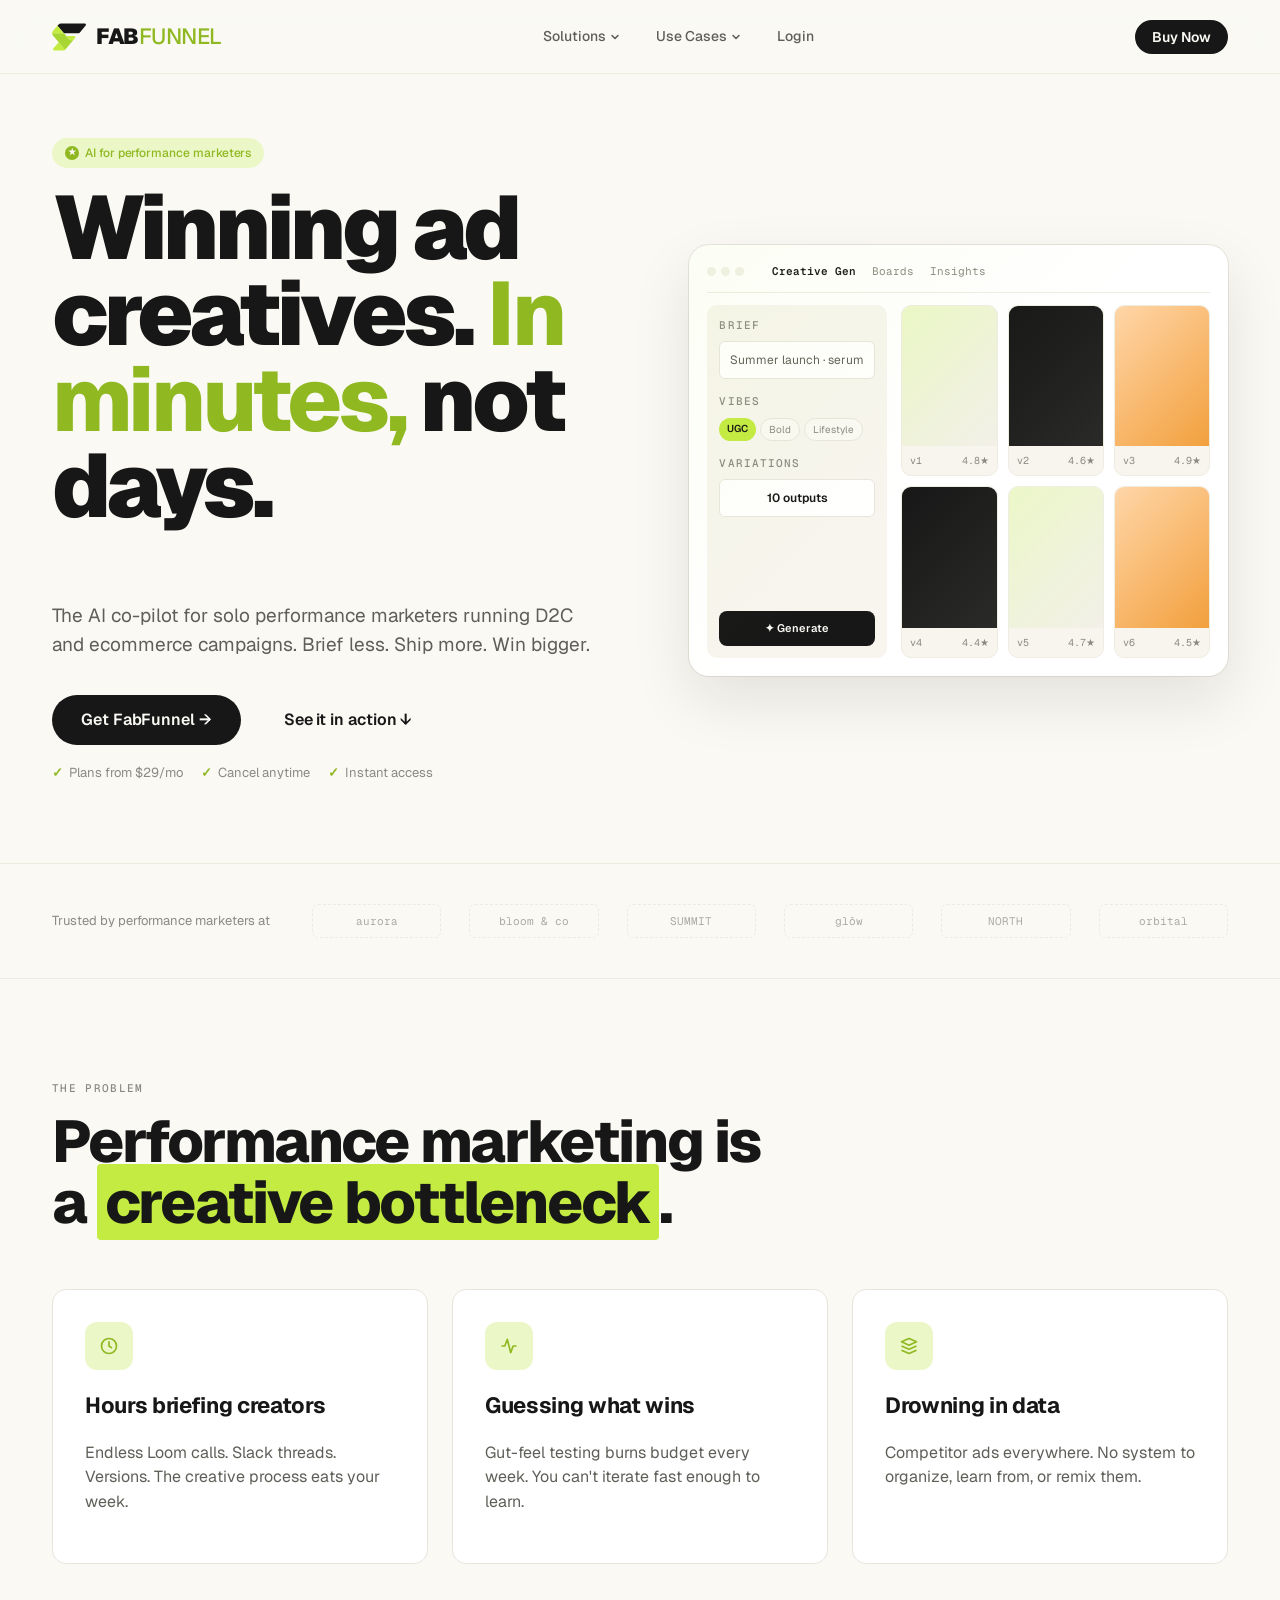
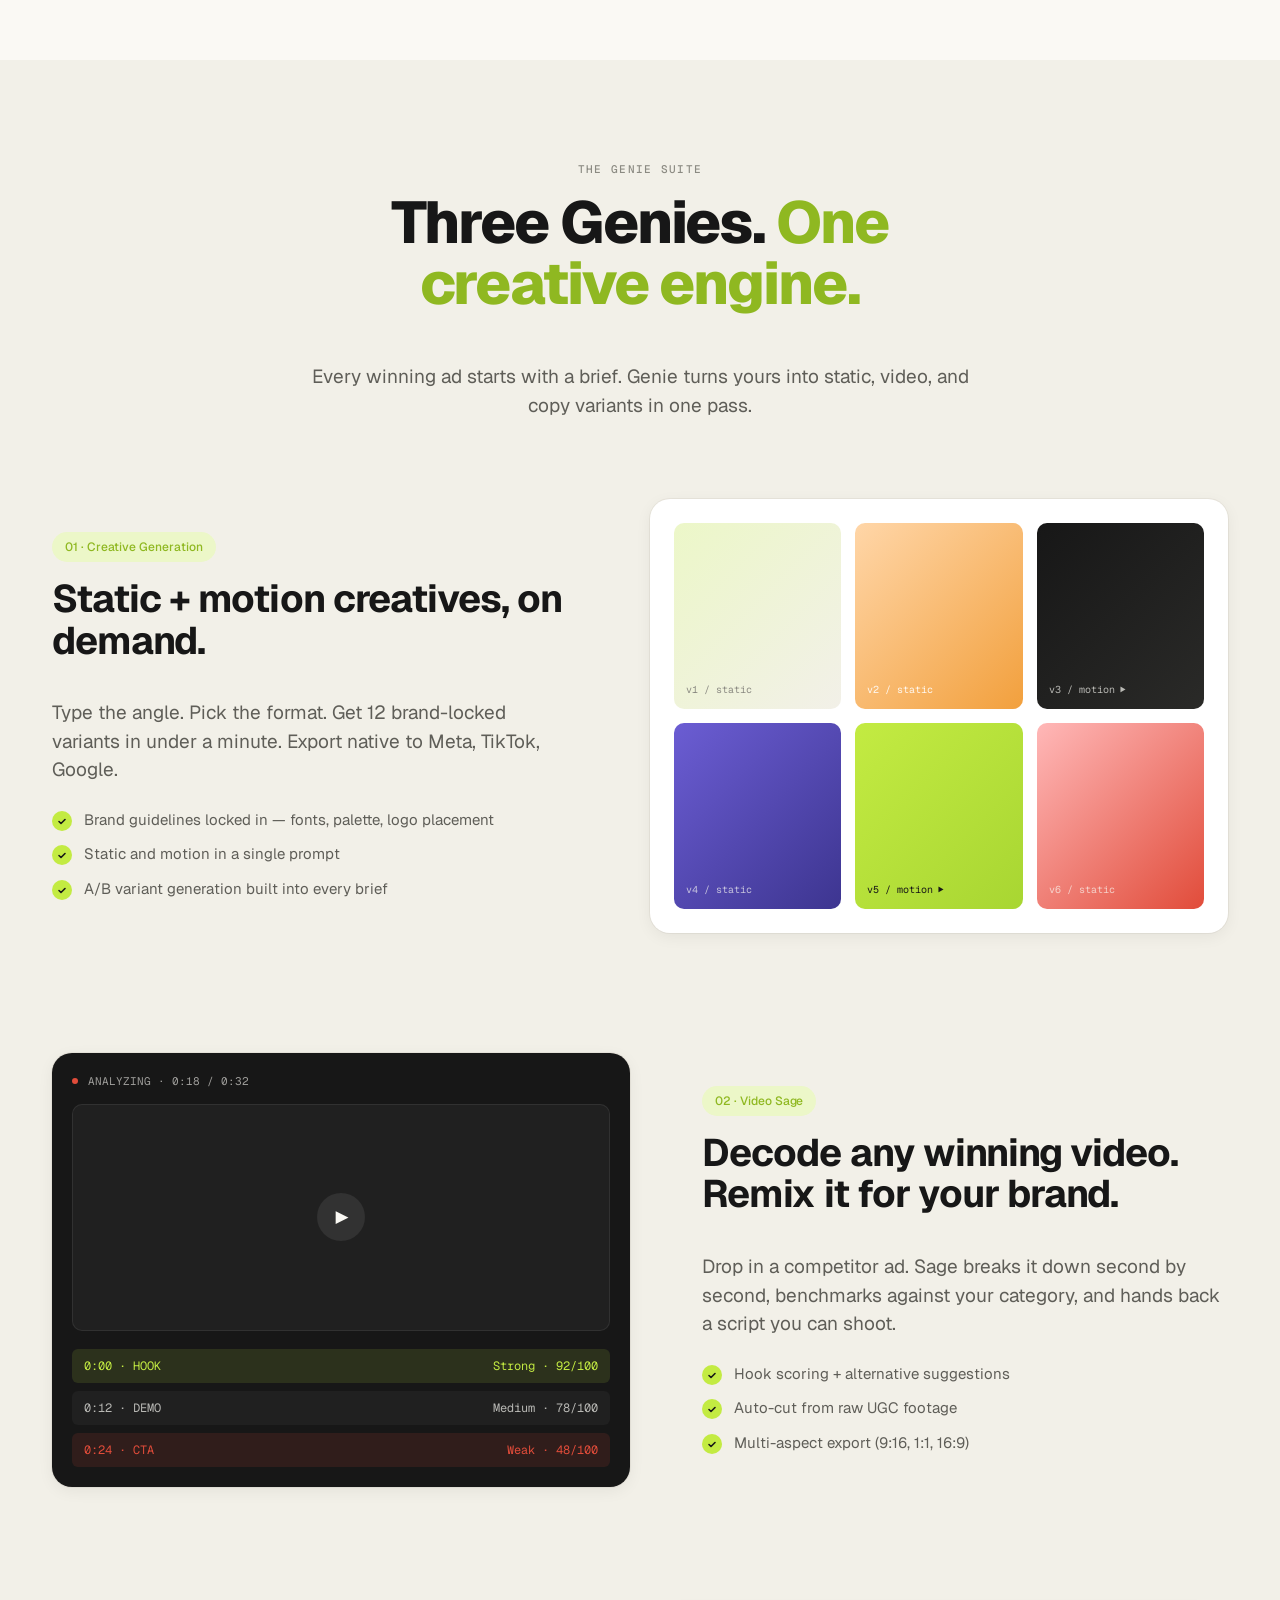
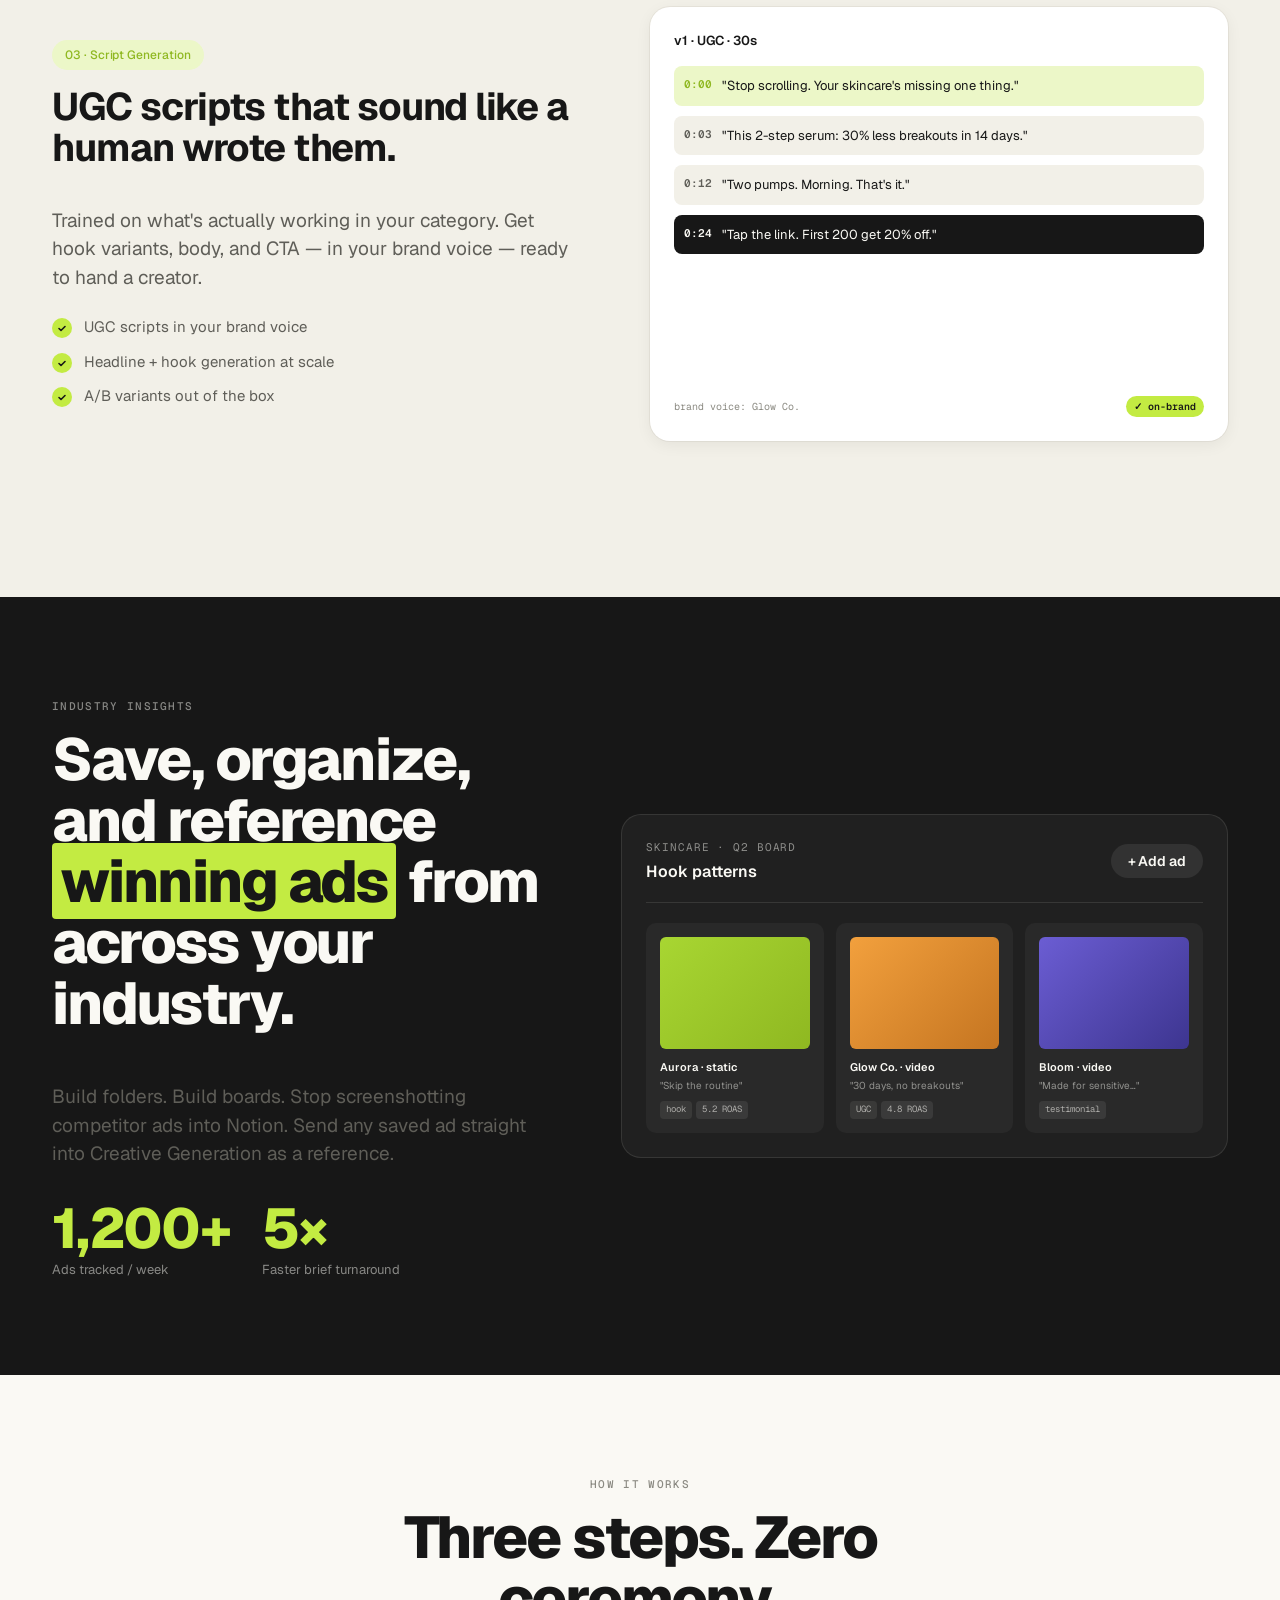
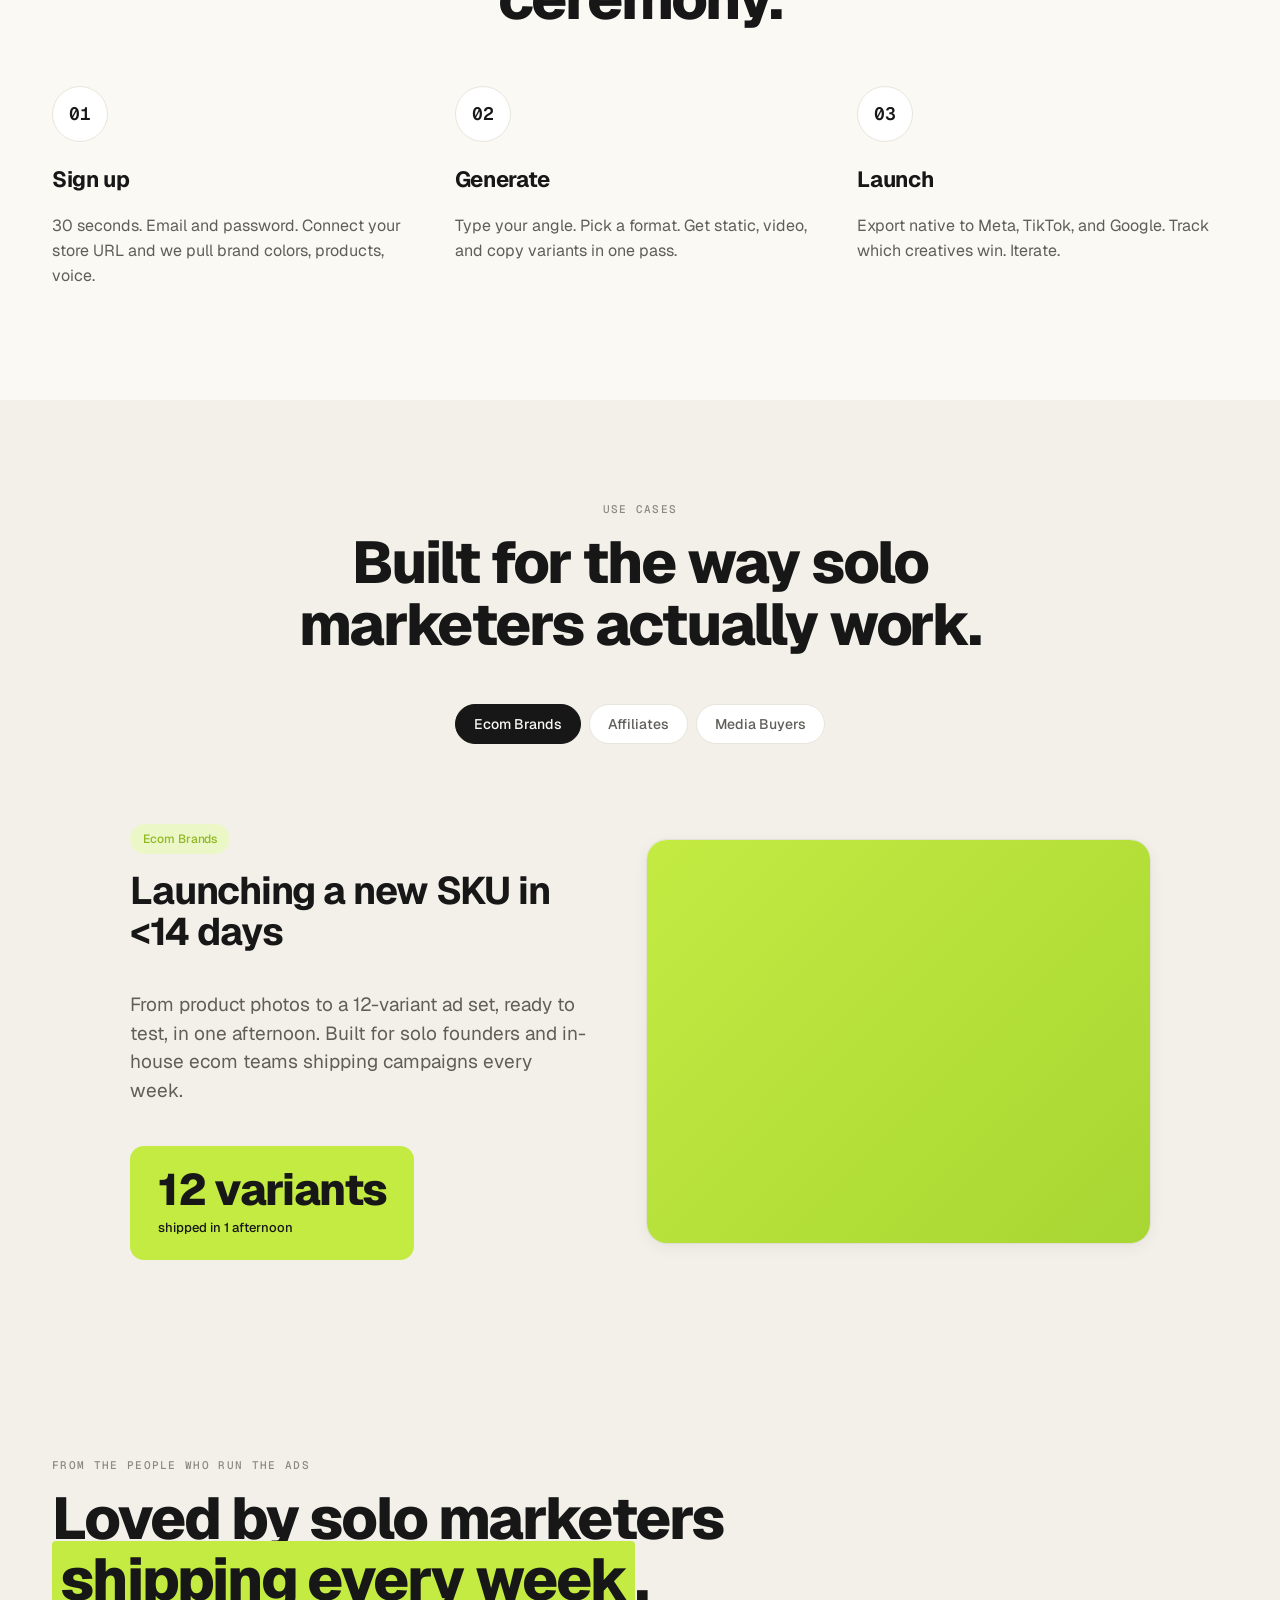
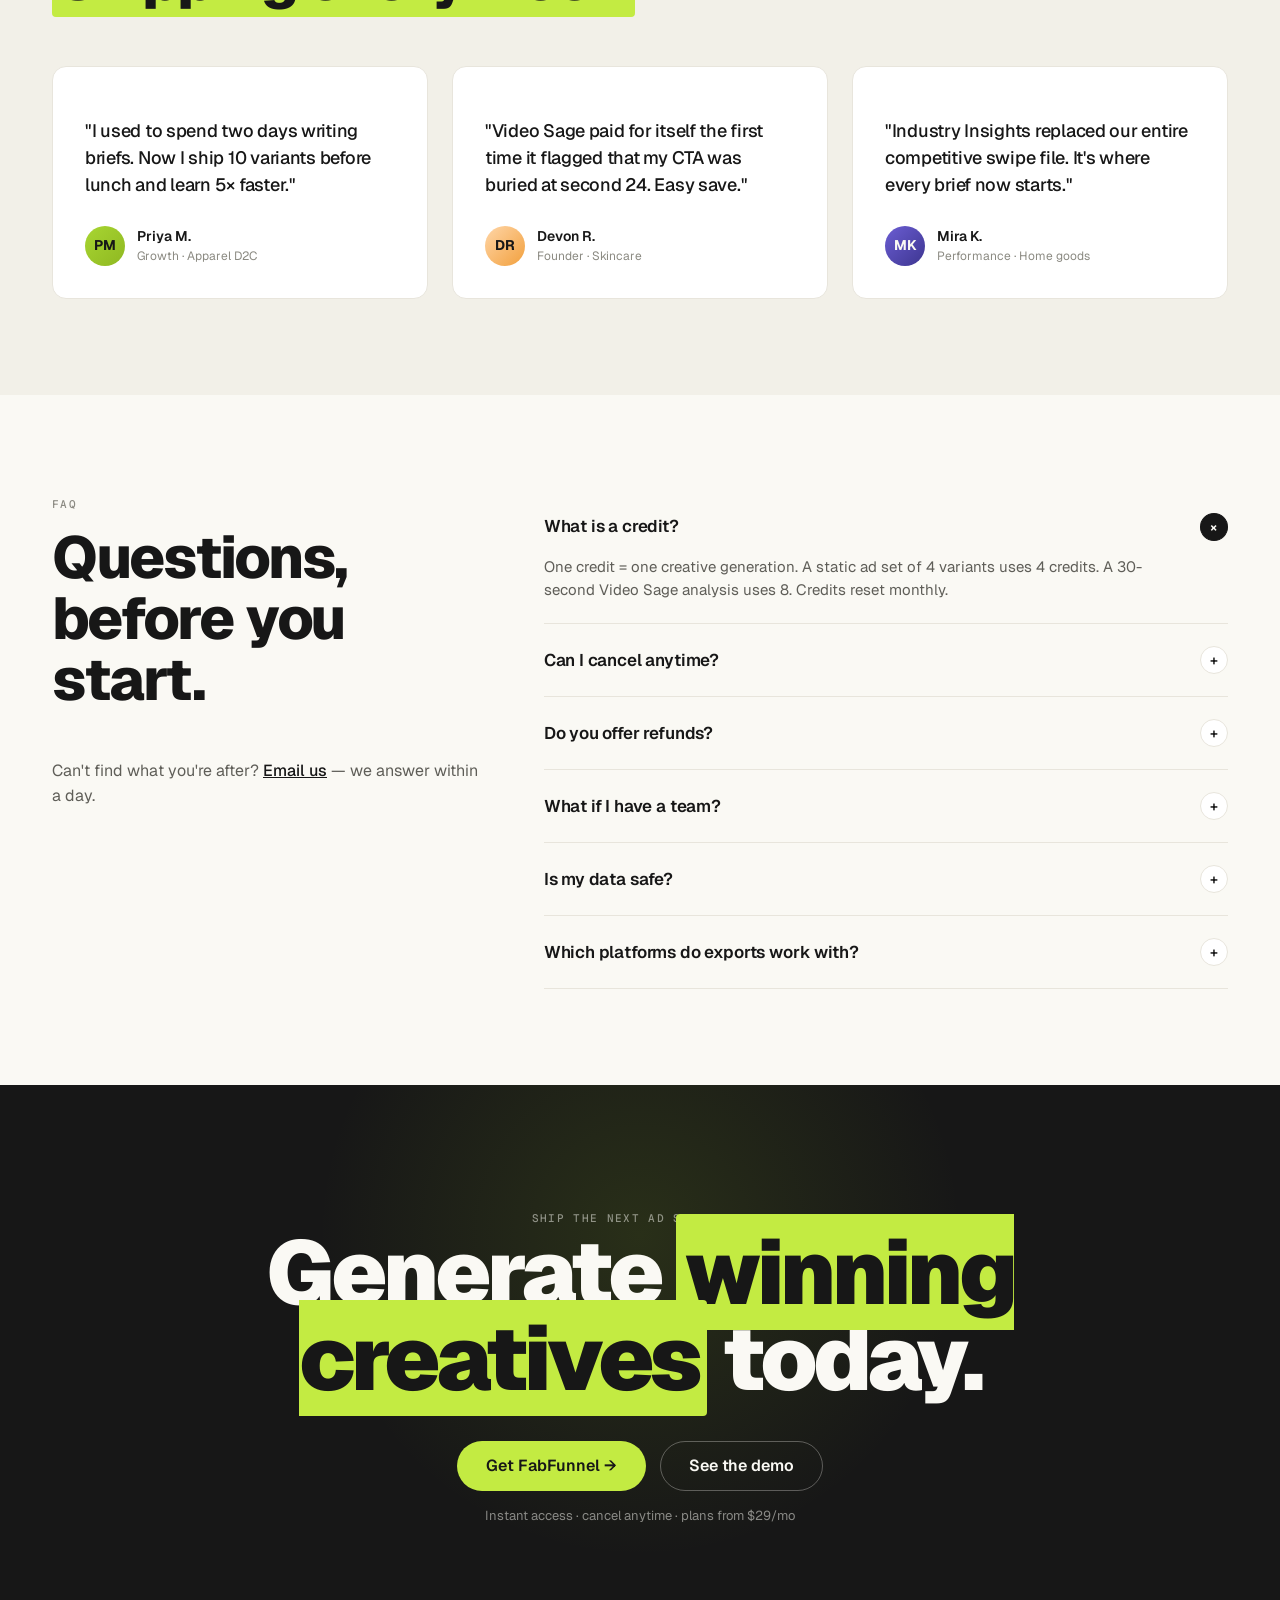
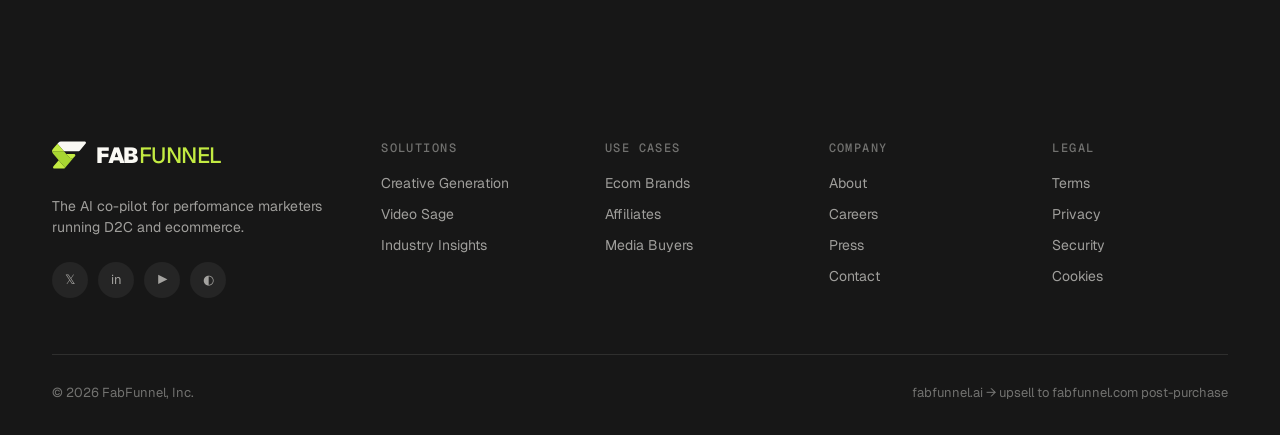
<file: index.html>
<!DOCTYPE html>
<html lang="en">
<head>
  <meta charset="UTF-8" />
  <meta name="viewport" content="width=device-width, initial-scale=1.0" />
  <title>FabFunnel · AI for performance marketers</title>
  <link rel="stylesheet" href="styles.css" />
  <style>
    /* page-specific tuning */
    .hero {
      padding: 64px 0 80px;
      position: relative;
      overflow: hidden;
    }
    .hero-grid {
      display: grid;
      grid-template-columns: 1.05fr 1fr;
      gap: 72px;
      align-items: center;
    }
    .hero-visual {
      position: relative;
      aspect-ratio: 5/4;
      background: var(--surface);
      border-radius: var(--r-lg);
      box-shadow: var(--shadow-lg);
      overflow: hidden;
    }
    .hero-visual::after {
      content: '';
      position: absolute;
      inset: 0;
      border-radius: inherit;
      background: linear-gradient(135deg, rgba(195,235,66,0.06), transparent 50%);
      pointer-events: none;
    }

    /* mock product UI inside hero */
    .pUI {
      padding: 18px;
      height: 100%;
      display: flex;
      flex-direction: column;
      gap: 12px;
    }
    .pUI-bar {
      display: flex;
      align-items: center;
      gap: 10px;
      padding-bottom: 12px;
      border-bottom: 1px solid var(--line-soft);
    }
    .pUI-dots { display: flex; gap: 5px; }
    .pUI-dot { width: 9px; height: 9px; border-radius: 50%; background: var(--paper-dim); }
    .pUI-tabs { display: flex; gap: 16px; margin-left: 18px; font-family: var(--mono); font-size: 11px; color: var(--ink-soft); }
    .pUI-tab.active { color: var(--ink); font-weight: 600; }
    .pUI-body {
      display: grid;
      grid-template-columns: 180px 1fr;
      gap: 14px;
      flex: 1;
      min-height: 0;
    }
    .pUI-side {
      background: var(--surface-2);
      border-radius: var(--r-sm);
      padding: 12px;
      display: flex;
      flex-direction: column;
      gap: 8px;
    }
    .pUI-side h6 { margin: 0; font-size: 11px; font-family: var(--mono); color: var(--ink-soft); text-transform: uppercase; letter-spacing: 0.1em; font-weight: 500; }
    .pUI-input {
      background: var(--surface);
      border: 1px solid var(--line);
      border-radius: 6px;
      padding: 9px 10px;
      font-size: 12px;
      color: var(--ink-mute);
    }
    .pUI-grid {
      display: grid;
      grid-template-columns: repeat(3, 1fr);
      gap: 10px;
      min-height: 0;
    }
    .pUI-card {
      background: var(--surface-2);
      border-radius: var(--r-sm);
      border: 1px solid var(--line-soft);
      overflow: hidden;
      display: flex;
      flex-direction: column;
    }
    .pUI-card-img {
      flex: 1;
      min-height: 80px;
      background: linear-gradient(135deg, var(--lime-soft) 0%, var(--paper-dim) 100%);
      position: relative;
    }
    .pUI-card-img.alt { background: linear-gradient(135deg, var(--ink) 0%, var(--ink-2) 100%); }
    .pUI-card-img.alt2 { background: linear-gradient(135deg, #FFD6A8 0%, #F2A03D 100%); }
    .pUI-card-meta { padding: 7px 8px; font-size: 10px; color: var(--ink-soft); display: flex; justify-content: space-between; font-family: var(--mono); }

    /* hero copy */
    .hero h1 strong { color: var(--lime-ink); font-weight: 800; }
    .hero-cta-row { display: flex; align-items: center; gap: 14px; margin-top: 36px; flex-wrap: wrap; }
    .hero-microcopy {
      margin-top: 18px;
      display: flex;
      gap: 18px;
      font-size: 13px;
      color: var(--ink-soft);
    }
    .hero-microcopy span::before { content: '✓'; margin-right: 6px; color: var(--lime-ink); font-weight: 700; }

    /* social proof */
    .proof {
      padding: 40px 0;
      border-top: 1px solid var(--line-soft);
      border-bottom: 1px solid var(--line-soft);
    }
    .proof-row {
      display: grid;
      grid-template-columns: 220px 1fr;
      gap: 40px;
      align-items: center;
    }

    /* problem */
    .problem-grid { display: grid; grid-template-columns: repeat(3, 1fr); gap: 24px; margin-top: 56px; }
    .problem-card { padding: 32px; }
    .problem-icon {
      width: 48px; height: 48px;
      background: var(--lime-soft);
      color: var(--lime-ink);
      border-radius: 12px;
      display: flex; align-items: center; justify-content: center;
      margin-bottom: 20px;
    }

    /* genie suite */
    .genie-block {
      display: grid;
      grid-template-columns: 1fr 1.1fr;
      gap: 72px;
      align-items: center;
      padding: 60px 0;
    }
    .genie-block.flip { direction: rtl; }
    .genie-block.flip > * { direction: ltr; }
    .genie-bullets { list-style: none; padding: 0; margin: 24px 0 0; display: flex; flex-direction: column; gap: 12px; }
    .genie-bullets li { display: flex; align-items: flex-start; gap: 12px; font-size: 15px; color: var(--ink-mute); }
    .genie-bullets li::before {
      content: '';
      flex-shrink: 0;
      width: 20px; height: 20px;
      border-radius: 50%;
      margin-top: 2px;
      background: var(--lime) url("data:image/svg+xml;utf8,<svg xmlns='http://www.w3.org/2000/svg' viewBox='0 0 12 12' fill='none'><path d='M3 6.5L5 8.5L9 4.5' stroke='%23171717' stroke-width='1.6' stroke-linecap='round' stroke-linejoin='round'/></svg>") center/12px no-repeat;
    }
    .genie-visual {
      aspect-ratio: 4/3;
      border-radius: var(--r-lg);
      background: var(--surface);
      box-shadow: var(--shadow);
      overflow: hidden;
      position: relative;
    }

    /* industry insights */
    .insights {
      background: var(--ink);
      color: var(--paper);
      padding: 96px 0;
    }
    .insights .ff-eyebrow { color: rgba(250,249,244,0.5); }
    .insights .ff-body { color: rgba(250,249,244,0.7); }
    .insights-grid {
      display: grid;
      grid-template-columns: 1fr 1.2fr;
      gap: 64px;
      align-items: center;
    }
    .insights-board {
      background: rgba(250,249,244,0.04);
      border: 1px solid rgba(250,249,244,0.1);
      border-radius: var(--r-lg);
      padding: 24px;
    }
    .insights-board-head {
      display: flex; justify-content: space-between; align-items: center;
      padding-bottom: 18px;
      border-bottom: 1px solid rgba(250,249,244,0.1);
    }
    .insights-cards {
      display: grid;
      grid-template-columns: repeat(3, 1fr);
      gap: 12px;
      margin-top: 20px;
    }
    .insight-card {
      background: rgba(250,249,244,0.04);
      border-radius: 10px;
      padding: 14px;
    }
    .insight-card .thumb {
      aspect-ratio: 4/3;
      background: linear-gradient(135deg, var(--lime-deep) 0%, var(--lime-ink) 100%);
      border-radius: 6px;
      margin-bottom: 10px;
    }
    .insight-card.alt .thumb { background: linear-gradient(135deg, #F2A03D 0%, #C57521 100%); }
    .insight-card.alt2 .thumb { background: linear-gradient(135deg, #6B5DD3 0%, #3D3590 100%); }
    .insight-tags { display: flex; gap: 4px; flex-wrap: wrap; }
    .insight-tag { font-family: var(--mono); font-size: 9px; padding: 2px 6px; background: rgba(250,249,244,0.08); border-radius: 4px; color: rgba(250,249,244,0.6); }

    /* how it works */
    .steps {
      display: grid;
      grid-template-columns: repeat(3, 1fr);
      gap: 32px;
      margin-top: 56px;
      position: relative;
    }
    .step-num {
      width: 56px; height: 56px;
      border-radius: 50%;
      background: var(--surface);
      border: 1px solid var(--line);
      display: flex; align-items: center; justify-content: center;
      font-family: var(--mono);
      font-size: 18px;
      font-weight: 600;
      margin-bottom: 24px;
    }

    /* use cases */
    .uc-tabs { display: flex; gap: 8px; margin-bottom: 32px; }
    .uc-tab {
      padding: 10px 18px;
      border-radius: 999px;
      border: 1px solid var(--line);
      background: var(--surface);
      font-size: 14px;
      font-weight: 500;
      color: var(--ink-mute);
      cursor: pointer;
      transition: all 120ms ease;
    }
    .uc-tab:hover { color: var(--ink); }
    .uc-tab.active { background: var(--ink); color: var(--paper); border-color: var(--ink); }
    .uc-panel {
      display: grid;
      grid-template-columns: 1fr 1.1fr;
      gap: 60px;
      align-items: center;
    }
    .uc-metric {
      display: inline-block;
      padding: 22px 28px;
      background: var(--lime);
      border-radius: var(--r);
      margin-top: 22px;
    }
    .uc-metric .num { font-size: 44px; font-weight: 800; letter-spacing: -0.03em; line-height: 1; }
    .uc-metric .lbl { font-size: 13px; color: var(--ink); margin-top: 6px; font-weight: 500; }

    /* pricing */
    .pricing-toggle {
      display: inline-flex;
      align-items: center;
      gap: 4px;
      padding: 4px;
      background: var(--surface);
      border: 1px solid var(--line);
      border-radius: 999px;
      margin-bottom: 40px;
    }
    .pricing-toggle button {
      border: none;
      background: transparent;
      padding: 9px 22px;
      border-radius: 999px;
      font-size: 14px;
      font-weight: 500;
      color: var(--ink-mute);
      cursor: pointer;
    }
    .pricing-toggle button.active { background: var(--ink); color: var(--paper); }
    .pricing-grid {
      display: grid;
      grid-template-columns: 1fr 1fr;
      gap: 24px;
      max-width: 900px;
      margin: 0 auto;
    }
    .price-card { padding: 36px; position: relative; }
    .price-card.featured {
      background: var(--ink);
      color: var(--paper);
      border-color: transparent;
    }
    .price-card.featured .ff-body { color: rgba(250,249,244,0.7); }
    .price-card.featured .price-feature { color: rgba(250,249,244,0.85); }
    .price-card.featured .price-feature::before {
      background: var(--lime) url("data:image/svg+xml;utf8,<svg xmlns='http://www.w3.org/2000/svg' viewBox='0 0 12 12' fill='none'><path d='M3 6.5L5 8.5L9 4.5' stroke='%23171717' stroke-width='1.6' stroke-linecap='round' stroke-linejoin='round'/></svg>") center/10px no-repeat;
    }
    .price-amount {
      display: flex;
      align-items: baseline;
      gap: 8px;
      margin: 20px 0 8px;
    }
    .price-amount .num {
      font-size: 56px;
      font-weight: 800;
      letter-spacing: -0.035em;
      line-height: 1;
    }
    .price-amount .per {
      font-size: 14px;
      color: var(--ink-soft);
    }
    .price-card.featured .price-amount .per { color: rgba(250,249,244,0.6); }
    .price-features {
      list-style: none;
      padding: 0;
      margin: 24px 0;
      display: flex; flex-direction: column; gap: 10px;
    }
    .price-feature {
      display: flex; align-items: center; gap: 10px;
      font-size: 14px;
      color: var(--ink-mute);
    }
    .price-feature::before {
      content: '';
      flex-shrink: 0;
      width: 18px; height: 18px;
      border-radius: 50%;
      background: var(--lime-soft) url("data:image/svg+xml;utf8,<svg xmlns='http://www.w3.org/2000/svg' viewBox='0 0 12 12' fill='none'><path d='M3 6.5L5 8.5L9 4.5' stroke='%238FB821' stroke-width='1.8' stroke-linecap='round' stroke-linejoin='round'/></svg>") center/10px no-repeat;
    }

    /* testimonials */
    .testi-grid {
      display: grid;
      grid-template-columns: repeat(3, 1fr);
      gap: 24px;
      margin-top: 56px;
    }
    .testi-card {
      padding: 32px;
    }
    .testi-quote {
      font-size: 18px;
      line-height: 1.5;
      letter-spacing: -0.015em;
      font-weight: 500;
      color: var(--ink);
      margin-bottom: 28px;
    }
    .testi-author {
      display: flex; align-items: center; gap: 12px;
    }
    .testi-avatar {
      width: 40px; height: 40px;
      border-radius: 50%;
      background: linear-gradient(135deg, var(--lime-deep), var(--lime-ink));
      color: var(--ink);
      display: flex; align-items: center; justify-content: center;
      font-weight: 700;
      font-size: 14px;
    }
    .testi-name { font-size: 14px; font-weight: 600; }
    .testi-role { font-size: 12px; color: var(--ink-soft); }

    /* FAQ */
    .faq-grid { display: grid; grid-template-columns: 1fr 1.6fr; gap: 64px; }
    .faq-list { display: flex; flex-direction: column; gap: 0; }
    .faq-item {
      border-bottom: 1px solid var(--line);
      padding: 22px 0;
    }
    .faq-q {
      display: flex; justify-content: space-between; align-items: center;
      cursor: pointer;
      font-size: 17px;
      font-weight: 600;
      letter-spacing: -0.01em;
    }
    .faq-toggle {
      width: 28px; height: 28px;
      border-radius: 50%;
      background: var(--surface);
      border: 1px solid var(--line);
      display: flex; align-items: center; justify-content: center;
      font-size: 14px;
      transition: transform 150ms ease;
    }
    .faq-item[data-open="true"] .faq-toggle { transform: rotate(45deg); background: var(--ink); color: var(--paper); border-color: var(--ink); }
    .faq-a {
      margin-top: 14px;
      font-size: 15px;
      color: var(--ink-mute);
      line-height: 1.55;
      max-width: 620px;
      display: none;
    }
    .faq-item[data-open="true"] .faq-a { display: block; }

    /* final CTA */
    .final-cta {
      background: var(--ink);
      color: var(--paper);
      padding: 120px 0;
      text-align: center;
      position: relative;
      overflow: hidden;
    }
    .final-cta::before {
      content: '';
      position: absolute;
      width: 700px; height: 700px;
      background: radial-gradient(circle, var(--lime-ink) 0%, transparent 65%);
      opacity: 0.15;
      top: -200px; left: 50%; transform: translateX(-50%);
      pointer-events: none;
    }

    /* footer */
    .footer-grid {
      display: grid;
      grid-template-columns: 1.6fr repeat(4, 1fr);
      gap: 48px;
      margin-bottom: 56px;
    }
    .footer-grid h6 {
      margin: 0 0 16px;
      font-family: var(--mono);
      font-size: 12px;
      letter-spacing: 0.12em;
      text-transform: uppercase;
      color: rgba(250,249,244,0.4);
      font-weight: 500;
    }
    .footer-grid ul { list-style: none; padding: 0; margin: 0; display: flex; flex-direction: column; gap: 10px; }
    .footer-grid li { font-size: 14px; }
    .footer-bottom {
      padding-top: 28px;
      border-top: 1px solid rgba(250,249,244,0.1);
      display: flex; justify-content: space-between; align-items: center;
      font-size: 13px;
      color: rgba(250,249,244,0.4);
    }
    .footer-socials { display: flex; gap: 10px; }
    .footer-social {
      width: 36px; height: 36px;
      border-radius: 50%;
      background: rgba(250,249,244,0.06);
      display: flex; align-items: center; justify-content: center;
      font-size: 13px;
      color: rgba(250,249,244,0.7);
      transition: all 120ms ease;
    }
    .footer-social:hover { background: var(--lime); color: var(--ink); }

    /* mega menu */
    .ff-nav-item { position: relative; }
    .ff-nav-item > .ff-nav-trigger {
      display: inline-flex; align-items: center; gap: 4px;
      font-size: 14px; font-weight: 500;
      color: var(--ink-mute);
      cursor: pointer;
      transition: color 120ms ease;
      padding: 8px 0;
      white-space: nowrap;
    }
    .ff-nav-item:hover > .ff-nav-trigger,
    .ff-nav-item > .ff-nav-trigger.open { color: var(--ink); }
    .ff-nav-item > .ff-nav-trigger svg { transition: transform 150ms ease; }
    .ff-nav-item:hover > .ff-nav-trigger svg { transform: rotate(180deg); }
    .ff-mega {
      position: absolute;
      top: calc(100% + 14px);
      left: 50%;
      transform: translateX(-50%) translateY(8px);
      width: 680px;
      max-width: calc(100vw - 64px);
      background: var(--surface);
      border: 1px solid var(--line);
      border-radius: var(--r-lg);
      padding: 18px;
      box-shadow: var(--shadow-lg);
      opacity: 0;
      visibility: hidden;
      pointer-events: none;
      transition: opacity 160ms ease, transform 160ms ease;
    }
    .ff-mega-grid {
      display: grid;
      grid-template-columns: repeat(3, minmax(0, 1fr));
      gap: 8px;
    }
    .ff-mega-cta-row {
      display: grid;
      grid-template-columns: 1fr 1.4fr;
      gap: 10px;
      margin-top: 14px;
      padding-top: 14px;
      border-top: 1px solid var(--line);
    }
    .ff-mega-cta {
      position: relative;
      padding: 16px 18px;
      border-radius: var(--r);
      text-decoration: none;
      display: flex;
      align-items: center;
      justify-content: space-between;
      gap: 12px;
      overflow: hidden;
      transition: transform 120ms ease;
    }
    .ff-mega-cta:hover { transform: translateY(-1px); }
    .ff-mega-cta-soft { background: var(--paper-dim); color: var(--ink); }
    .ff-mega-cta-soft h6 { margin: 0; font-size: 14px; font-weight: 700; letter-spacing: -0.01em; line-height: 1.25; }
    .ff-mega-cta-soft .arr { width: 26px; height: 26px; border-radius: 50%; background: var(--surface); display: flex; align-items: center; justify-content: center; flex-shrink: 0; color: var(--ink); }
    .ff-mega-cta-ink { background: var(--ink); color: var(--paper); }
    .ff-mega-cta-ink::before {
      content: '';
      position: absolute;
      inset: 0;
      background: radial-gradient(circle at 80% 50%, rgba(195,235,66,0.18), transparent 60%);
      pointer-events: none;
    }
    .ff-mega-cta-ink h6 { margin: 0; font-size: 15px; font-weight: 700; letter-spacing: -0.01em; line-height: 1.25; position: relative; z-index: 1; }
    .ff-mega-cta-ink .ff-mega-cta-sub { font-size: 11px; color: rgba(250,249,244,0.55); margin-top: 3px; position: relative; z-index: 1; }
    .ff-mega-cta-ink .pill-btn {
      display: inline-flex; align-items: center; gap: 6px;
      padding: 7px 14px;
      background: var(--lime);
      color: var(--ink);
      border-radius: 999px;
      font-size: 12px;
      font-weight: 600;
      flex-shrink: 0;
      position: relative; z-index: 1;
      white-space: nowrap;
    }
    .ff-mega::before {
      content: '';
      position: absolute;
      top: -14px; left: 0; right: 0; height: 14px;
    }
    .ff-nav-item:hover .ff-mega,
    .ff-nav-item:focus-within .ff-mega {
      opacity: 1;
      visibility: visible;
      pointer-events: auto;
      transform: translateX(-50%) translateY(0);
    }
    .ff-mega-item {
      display: block;
      padding: 14px 16px;
      border-radius: var(--r-sm);
      transition: background 120ms ease;
      text-decoration: none;
      color: var(--ink);
      min-width: 0;
    }
    .ff-mega-item:hover { background: var(--paper-dim); }
    .ff-mega-icon {
      width: 36px; height: 36px;
      border-radius: 10px;
      background: var(--lime-soft);
      color: var(--lime-ink);
      display: flex; align-items: center; justify-content: center;
      margin-bottom: 10px;
    }
    .ff-mega-item h5 {
      margin: 0;
      font-size: 15px;
      font-weight: 600;
      letter-spacing: -0.01em;
    }
    .ff-mega-item p {
      margin: 4px 0 0;
      font-size: 12px;
      color: var(--ink-soft);
      line-height: 1.4;
    }

    /* Use Cases mega is narrower */
    .ff-mega.ff-mega-sm {
      width: 540px;
    }

    @media (max-width: 1024px) {
      .ff-mega { width: 540px; }
      .ff-mega-cta-row { grid-template-columns: 1fr; }
    }

    @media (max-width: 900px) {
      .hero-grid, .genie-block, .insights-grid, .uc-panel, .faq-grid,
      .footer-grid, .problem-grid, .testi-grid, .steps, .pricing-grid,
      .insights-cards {
        grid-template-columns: 1fr;
      }
      .ff-nav-links { display: none; }
    }
  </style>
</head>
<body>

  <!-- ────────── NAV ────────── -->
  <nav class="ff-nav">
    <div class="ff-nav-inner">
      <a href="#" class="ff-wordmark">
        <svg width="34" height="28" viewBox="0 0 128 102" fill="none">
          <path d="M127.882 4.85C127.882 6.02 127.464 7.09 126.768 7.93L104.23 34.95C104.151 35.05 104.121 35.07 104.111 35.09C103.225 36.13 101.902 36.80 100.419 36.80H44.857L20.618 8.54L23.762 4.86L24.131 4.44C26.509 1.62 30.001 0 33.683 0H123.026C125.713 0 127.882 2.17 127.882 4.86Z" fill="#171717"/>
          <path d="M49.494 98.62L47.683 100.75C47.006 101.54 46.001 102 44.957 102H8.668C5.991 102 3.812 99.83 3.812 97.15C3.812 95.98 4.230 94.91 4.917 94.07L25.235 70.39L49.484 98.61Z" fill="#C3EB42"/>
          <path d="M83.663 58.86L49.494 98.62L3.494 45.06C2.688 44.11 2.598 43.99 2.519 43.87C0.429 40.96 2.489 36.79 6.230 36.80H44.867L63.733 58.73C68.996 64.85 78.379 64.88 83.663 58.86Z" fill="#A8D632"/>
          <path d="M44.857 36.79H6.220C2.489 36.79 0.429 40.97 2.509 43.87C-0.914 39.61 -0.834 33.50 2.748 29.33L8.887 22.17L20.618 8.53L44.857 36.79Z" fill="#C3EB42"/>
          <path d="M87.902 52.15C87.902 53.32 87.484 54.40 86.787 55.23L83.782 58.74C78.350 64.89 68.967 64.86 63.713 58.74L53.882 47.30H83.036C85.723 47.30 87.892 49.47 87.892 52.16Z" fill="#C3EB42"/>
        </svg>
        <span>FAB<span class="funnel">FUNNEL</span></span>
      </a>

      <div class="ff-nav-links">
        <div class="ff-nav-item">
          <span class="ff-nav-trigger">
            Solutions
            <svg width="10" height="10" viewBox="0 0 10 10" fill="none"><path d="M2 3.5L5 6.5L8 3.5" stroke="currentColor" stroke-width="1.6" stroke-linecap="round" stroke-linejoin="round"/></svg>
          </span>
          <div class="ff-mega">
            <div class="ff-mega-grid">
              <a href="solutions/creative-generation.html" class="ff-mega-item">
                <div class="ff-mega-icon">
                  <svg width="18" height="18" viewBox="0 0 24 24" fill="none"><path d="M5 4l14 4-14 4v8M5 12h8" stroke="currentColor" stroke-width="2" stroke-linecap="round" stroke-linejoin="round"/></svg>
                </div>
                <h5>Creative Generation</h5>
                <p>Static + motion ad variants from a single brief.</p>
              </a>
              <a href="solutions/video-sage.html" class="ff-mega-item">
                <div class="ff-mega-icon">
                  <svg width="18" height="18" viewBox="0 0 24 24" fill="none"><rect x="3" y="5" width="18" height="14" rx="2" stroke="currentColor" stroke-width="2"/><path d="M10 9l5 3-5 3V9z" fill="currentColor"/></svg>
                </div>
                <h5>Video Sage</h5>
                <p>Decode winning videos. Remix them for your brand.</p>
              </a>
              <a href="solutions/industry-insights.html" class="ff-mega-item">
                <div class="ff-mega-icon">
                  <svg width="18" height="18" viewBox="0 0 24 24" fill="none"><rect x="3" y="4" width="7" height="7" rx="1.5" stroke="currentColor" stroke-width="2"/><rect x="14" y="4" width="7" height="7" rx="1.5" stroke="currentColor" stroke-width="2"/><rect x="3" y="15" width="7" height="7" rx="1.5" stroke="currentColor" stroke-width="2"/><rect x="14" y="15" width="7" height="7" rx="1.5" stroke="currentColor" stroke-width="2"/></svg>
                </div>
                <h5>Industry Insights</h5>
                <p>Save, organize, and reference winning ads.</p>
              </a>
            </div>
            <div class="ff-mega-cta-row">
              <a href="#" class="ff-mega-cta ff-mega-cta-soft">
                <h6>Explore all<br/>solutions</h6>
                <div class="arr">
                  <svg width="12" height="12" viewBox="0 0 12 12" fill="none"><path d="M3 9L9 3M9 3H4M9 3V8" stroke="currentColor" stroke-width="1.6" stroke-linecap="round" stroke-linejoin="round"/></svg>
                </div>
              </a>
              <a href="#" class="ff-mega-cta ff-mega-cta-ink">
                <div>
                  <h6>Start generating in 60 seconds</h6>
                  <div class="ff-mega-cta-sub">No credit card · plans from $29/mo</div>
                </div>
                <span class="pill-btn">
                  <svg width="10" height="10" viewBox="0 0 12 12" fill="none"><path d="M3 9L9 3M9 3H4M9 3V8" stroke="currentColor" stroke-width="1.6" stroke-linecap="round" stroke-linejoin="round"/></svg>
                  Get FabFunnel
                </span>
              </a>
            </div>
          </div>
        </div>
        <div class="ff-nav-item">
          <span class="ff-nav-trigger">
            Use Cases
            <svg width="10" height="10" viewBox="0 0 10 10" fill="none"><path d="M2 3.5L5 6.5L8 3.5" stroke="currentColor" stroke-width="1.6" stroke-linecap="round" stroke-linejoin="round"/></svg>
          </span>
          <div class="ff-mega" style="min-width:520px;">
            <div class="ff-mega-grid">
              <a href="use-cases/ecom-brands.html" class="ff-mega-item">
                <div class="ff-mega-icon">
                  <svg width="18" height="18" viewBox="0 0 24 24" fill="none"><path d="M3 9l9-6 9 6v11a2 2 0 0 1-2 2h-4v-7H9v7H5a2 2 0 0 1-2-2V9z" stroke="currentColor" stroke-width="2" stroke-linejoin="round"/></svg>
                </div>
                <h5>Ecom Brands</h5>
                <p>D2C founders and in-house teams shipping every week.</p>
              </a>
              <a href="use-cases/affiliates.html" class="ff-mega-item">
                <div class="ff-mega-icon">
                  <svg width="18" height="18" viewBox="0 0 24 24" fill="none"><path d="M13 3l-2 9h6l-7 9 2-9H6l7-9z" stroke="currentColor" stroke-width="2" stroke-linejoin="round"/></svg>
                </div>
                <h5>Affiliates</h5>
                <p>Pick a niche, save winners, brief in 90 seconds.</p>
              </a>
              <a href="use-cases/media-buyers.html" class="ff-mega-item">
                <div class="ff-mega-icon">
                  <svg width="18" height="18" viewBox="0 0 24 24" fill="none"><path d="M4 18V6m0 12l5-4 4 2 7-6m0 0h-4m4 0v4" stroke="currentColor" stroke-width="2" stroke-linecap="round" stroke-linejoin="round"/></svg>
                </div>
                <h5>Media Buyers</h5>
                <p>Scale spend without the creative bottleneck.</p>
              </a>
            </div>
          </div>
        </div>
        <a href="#">Login</a>
      </div>

      <div class="ff-nav-actions">
        <button class="ff-btn ff-btn-sm">Buy Now</button>
      </div>
    </div>
  </nav>

  <!-- ────────── HERO ────────── -->
  <section class="hero">
    <div class="ff-container">
      <div class="hero-grid">
        <div>
          <span class="ff-pill ff-pill-soft">
            <span style="display:inline-flex;width:14px;height:14px;background:var(--lime-ink);border-radius:50%;color:var(--paper);align-items:center;justify-content:center;font-size:9px;font-weight:700;">★</span>
            AI for performance marketers
          </span>
          <h1 class="ff-display ff-mt-4">Winning ad creatives. <strong>In minutes,</strong> not days.</h1>
          <p class="ff-body-lg ff-mt-6" style="max-width:540px;">
            The AI co-pilot for solo performance marketers running D2C and ecommerce campaigns. Brief less. Ship more. Win bigger.
          </p>
          <div class="hero-cta-row">
            <button class="ff-btn ff-btn-lg">Get FabFunnel  →</button>
            <a href="#genie" class="ff-btn ff-btn-ghost ff-btn-lg">See it in action ↓</a>
          </div>
          <div class="hero-microcopy">
            <span>Plans from $29/mo</span>
            <span>Cancel anytime</span>
            <span>Instant access</span>
          </div>
        </div>

        <div class="hero-visual">
          <div class="pUI">
            <div class="pUI-bar">
              <div class="pUI-dots"><span class="pUI-dot"></span><span class="pUI-dot"></span><span class="pUI-dot"></span></div>
              <div class="pUI-tabs">
                <span class="pUI-tab active">Creative Gen</span>
                <span class="pUI-tab">Boards</span>
                <span class="pUI-tab">Insights</span>
              </div>
            </div>
            <div class="pUI-body">
              <div class="pUI-side">
                <h6>Brief</h6>
                <div class="pUI-input">Summer launch · serum</div>
                <h6 style="margin-top:6px;">Vibes</h6>
                <div style="display:flex;gap:4px;flex-wrap:wrap;">
                  <span style="font-size:10px;padding:3px 8px;border-radius:99px;background:var(--lime);color:var(--ink);font-weight:600;">UGC</span>
                  <span style="font-size:10px;padding:3px 8px;border-radius:99px;background:var(--paper);border:1px solid var(--line);color:var(--ink-soft);">Bold</span>
                  <span style="font-size:10px;padding:3px 8px;border-radius:99px;background:var(--paper);border:1px solid var(--line);color:var(--ink-soft);">Lifestyle</span>
                </div>
                <h6 style="margin-top:6px;">Variations</h6>
                <div class="pUI-input" style="text-align:center;font-weight:600;color:var(--ink);">10 outputs</div>
                <div style="margin-top:auto;background:var(--ink);color:var(--paper);text-align:center;padding:9px;border-radius:8px;font-size:11px;font-weight:600;">✦ Generate</div>
              </div>
              <div class="pUI-grid">
                <div class="pUI-card"><div class="pUI-card-img"></div><div class="pUI-card-meta"><span>v1</span><span>4.8★</span></div></div>
                <div class="pUI-card"><div class="pUI-card-img alt"></div><div class="pUI-card-meta"><span>v2</span><span>4.6★</span></div></div>
                <div class="pUI-card"><div class="pUI-card-img alt2"></div><div class="pUI-card-meta"><span>v3</span><span>4.9★</span></div></div>
                <div class="pUI-card"><div class="pUI-card-img alt"></div><div class="pUI-card-meta"><span>v4</span><span>4.4★</span></div></div>
                <div class="pUI-card"><div class="pUI-card-img"></div><div class="pUI-card-meta"><span>v5</span><span>4.7★</span></div></div>
                <div class="pUI-card"><div class="pUI-card-img alt2"></div><div class="pUI-card-meta"><span>v6</span><span>4.5★</span></div></div>
              </div>
            </div>
          </div>
        </div>
      </div>
    </div>
  </section>

  <!-- ────────── SOCIAL PROOF ────────── -->
  <section class="proof">
    <div class="ff-container">
      <div class="proof-row">
        <div class="ff-micro">Trusted by performance marketers at</div>
        <div class="ff-cloud" style="grid-template-columns:repeat(6,1fr);">
          <div class="ff-cloud-logo">aurora</div>
          <div class="ff-cloud-logo">bloom &amp; co</div>
          <div class="ff-cloud-logo">SUMMIT</div>
          <div class="ff-cloud-logo">glōw</div>
          <div class="ff-cloud-logo">NORTH</div>
          <div class="ff-cloud-logo">orbital</div>
        </div>
      </div>
    </div>
  </section>

  <!-- ────────── PROBLEM ────────── -->
  <section class="ff-section">
    <div class="ff-container">
      <div style="max-width:720px;">
        <span class="ff-eyebrow">The problem</span>
        <h2 class="ff-h1 ff-mt-3">Performance marketing is a <span class="ff-mark">creative bottleneck</span>.</h2>
      </div>
      <div class="problem-grid">
        <div class="ff-card problem-card">
          <div class="problem-icon">
            <svg width="20" height="20" viewBox="0 0 24 24" fill="none"><circle cx="12" cy="12" r="9" stroke="currentColor" stroke-width="2"/><path d="M12 7v5l3 2" stroke="currentColor" stroke-width="2" stroke-linecap="round"/></svg>
          </div>
          <h3 class="ff-h3">Hours briefing creators</h3>
          <p class="ff-body ff-mt-3">Endless Loom calls. Slack threads. Versions. The creative process eats your week.</p>
        </div>
        <div class="ff-card problem-card">
          <div class="problem-icon">
            <svg width="20" height="20" viewBox="0 0 24 24" fill="none"><path d="M3 12h4l3-8 4 16 3-8h4" stroke="currentColor" stroke-width="2" stroke-linejoin="round"/></svg>
          </div>
          <h3 class="ff-h3">Guessing what wins</h3>
          <p class="ff-body ff-mt-3">Gut-feel testing burns budget every week. You can't iterate fast enough to learn.</p>
        </div>
        <div class="ff-card problem-card">
          <div class="problem-icon">
            <svg width="20" height="20" viewBox="0 0 24 24" fill="none"><path d="M3 7l9-4 9 4-9 4-9-4z M3 12l9 4 9-4 M3 17l9 4 9-4" stroke="currentColor" stroke-width="2" stroke-linejoin="round"/></svg>
          </div>
          <h3 class="ff-h3">Drowning in data</h3>
          <p class="ff-body ff-mt-3">Competitor ads everywhere. No system to organize, learn from, or remix them.</p>
        </div>
      </div>
    </div>
  </section>

  <!-- ────────── GENIE SUITE ────────── -->
  <section class="ff-section" id="genie" style="background:var(--paper-dim);">
    <div class="ff-container">
      <div style="text-align:center;max-width:680px;margin:0 auto;">
        <span class="ff-eyebrow">The Genie suite</span>
        <h2 class="ff-h1 ff-mt-3">Three Genies. <span class="ff-lime">One creative engine.</span></h2>
        <p class="ff-body-lg ff-mt-4">Every winning ad starts with a brief. Genie turns yours into static, video, and copy variants in one pass.</p>
      </div>

      <!-- Block 1: Creative -->
      <div class="genie-block">
        <div>
          <span class="ff-pill ff-pill-soft">01 · Creative Generation</span>
          <h3 class="ff-h2 ff-mt-4">Static + motion creatives, on demand.</h3>
          <p class="ff-body-lg ff-mt-4">Type the angle. Pick the format. Get 12 brand-locked variants in under a minute. Export native to Meta, TikTok, Google.</p>
          <ul class="genie-bullets">
            <li>Brand guidelines locked in — fonts, palette, logo placement</li>
            <li>Static and motion in a single prompt</li>
            <li>A/B variant generation built into every brief</li>
          </ul>
        </div>
        <div class="genie-visual">
          <div style="height:100%;padding:24px;display:grid;grid-template-columns:repeat(3,1fr);gap:14px;">
            <div style="background:linear-gradient(135deg,var(--lime-soft),var(--paper-dim));border-radius:10px;position:relative;"><div style="position:absolute;bottom:12px;left:12px;font-family:var(--mono);font-size:10px;color:var(--ink-soft);">v1 / static</div></div>
            <div style="background:linear-gradient(135deg,#FFD6A8,#F2A03D);border-radius:10px;position:relative;"><div style="position:absolute;bottom:12px;left:12px;font-family:var(--mono);font-size:10px;color:rgba(255,255,255,0.9);">v2 / static</div></div>
            <div style="background:linear-gradient(135deg,var(--ink),var(--ink-2));border-radius:10px;position:relative;color:var(--paper);"><div style="position:absolute;bottom:12px;left:12px;font-family:var(--mono);font-size:10px;color:rgba(250,249,244,0.7);">v3 / motion ▶</div></div>
            <div style="background:linear-gradient(135deg,#6B5DD3,#3D3590);border-radius:10px;position:relative;color:var(--paper);"><div style="position:absolute;bottom:12px;left:12px;font-family:var(--mono);font-size:10px;color:rgba(250,249,244,0.7);">v4 / static</div></div>
            <div style="background:linear-gradient(135deg,var(--lime),var(--lime-deep));border-radius:10px;position:relative;"><div style="position:absolute;bottom:12px;left:12px;font-family:var(--mono);font-size:10px;color:var(--ink);">v5 / motion ▶</div></div>
            <div style="background:linear-gradient(135deg,#FFB8B8,#E14C3A);border-radius:10px;position:relative;color:var(--paper);"><div style="position:absolute;bottom:12px;left:12px;font-family:var(--mono);font-size:10px;color:rgba(250,249,244,0.7);">v6 / static</div></div>
          </div>
        </div>
      </div>

      <!-- Block 2: Video Sage -->
      <div class="genie-block flip">
        <div>
          <span class="ff-pill ff-pill-soft">02 · Video Sage</span>
          <h3 class="ff-h2 ff-mt-4">Decode any winning video. Remix it for your brand.</h3>
          <p class="ff-body-lg ff-mt-4">Drop in a competitor ad. Sage breaks it down second by second, benchmarks against your category, and hands back a script you can shoot.</p>
          <ul class="genie-bullets">
            <li>Hook scoring + alternative suggestions</li>
            <li>Auto-cut from raw UGC footage</li>
            <li>Multi-aspect export (9:16, 1:1, 16:9)</li>
          </ul>
        </div>
        <div class="genie-visual" style="background:var(--ink);">
          <div style="height:100%;padding:20px;display:flex;flex-direction:column;color:var(--paper);font-family:var(--font);">
            <div style="display:flex;align-items:center;gap:10px;font-size:11px;color:rgba(250,249,244,0.6);font-family:var(--mono);margin-bottom:14px;">
              <span style="width:6px;height:6px;background:var(--accent-err);border-radius:50%;"></span> ANALYZING · 0:18 / 0:32
            </div>
            <div style="position:relative;flex:1;background:rgba(250,249,244,0.04);border-radius:10px;display:flex;align-items:center;justify-content:center;margin-bottom:18px;border:1px solid rgba(250,249,244,0.08);">
              <div style="width:48px;height:48px;border-radius:50%;background:rgba(250,249,244,0.08);display:flex;align-items:center;justify-content:center;font-size:18px;">▶</div>
            </div>
            <div style="display:flex;flex-direction:column;gap:8px;font-size:12px;">
              <div style="display:flex;justify-content:space-between;padding:8px 12px;background:rgba(195,235,66,0.12);border-radius:6px;color:var(--lime);font-family:var(--mono);">
                <span>0:00 · HOOK</span><span>Strong · 92/100</span>
              </div>
              <div style="display:flex;justify-content:space-between;padding:8px 12px;background:rgba(250,249,244,0.04);border-radius:6px;color:rgba(250,249,244,0.7);font-family:var(--mono);">
                <span>0:12 · DEMO</span><span>Medium · 78/100</span>
              </div>
              <div style="display:flex;justify-content:space-between;padding:8px 12px;background:rgba(225,76,58,0.12);border-radius:6px;color:var(--accent-err);font-family:var(--mono);">
                <span>0:24 · CTA</span><span>Weak · 48/100</span>
              </div>
            </div>
          </div>
        </div>
      </div>

      <!-- Block 3: Script -->
      <div class="genie-block">
        <div>
          <span class="ff-pill ff-pill-soft">03 · Script Generation</span>
          <h3 class="ff-h2 ff-mt-4">UGC scripts that sound like a human wrote them.</h3>
          <p class="ff-body-lg ff-mt-4">Trained on what's actually working in your category. Get hook variants, body, and CTA — in your brand voice — ready to hand a creator.</p>
          <ul class="genie-bullets">
            <li>UGC scripts in your brand voice</li>
            <li>Headline + hook generation at scale</li>
            <li>A/B variants out of the box</li>
          </ul>
        </div>
        <div class="genie-visual">
          <div style="padding:24px;display:flex;flex-direction:column;gap:10px;font-family:var(--mono);font-size:11px;color:var(--ink-mute);height:100%;">
            <div style="font-family:var(--font);font-weight:600;font-size:13px;color:var(--ink);margin-bottom:6px;">v1 · UGC · 30s</div>
            <div style="display:flex;gap:10px;padding:10px;background:var(--lime-soft);border-radius:8px;"><span style="color:var(--lime-ink);font-weight:600;">0:00</span><span style="color:var(--ink);font-family:var(--font);font-size:13px;">"Stop scrolling. Your skincare's missing one thing."</span></div>
            <div style="display:flex;gap:10px;padding:10px;background:var(--paper-dim);border-radius:8px;"><span style="font-weight:600;">0:03</span><span style="color:var(--ink);font-family:var(--font);font-size:13px;">"This 2-step serum: 30% less breakouts in 14 days."</span></div>
            <div style="display:flex;gap:10px;padding:10px;background:var(--paper-dim);border-radius:8px;"><span style="font-weight:600;">0:12</span><span style="color:var(--ink);font-family:var(--font);font-size:13px;">"Two pumps. Morning. That's it."</span></div>
            <div style="display:flex;gap:10px;padding:10px;background:var(--ink);color:var(--paper);border-radius:8px;"><span style="font-weight:600;">0:24</span><span style="font-family:var(--font);font-size:13px;">"Tap the link. First 200 get 20% off."</span></div>
            <div style="margin-top:auto;font-size:10px;color:var(--ink-soft);display:flex;justify-content:space-between;align-items:center;">
              <span>brand voice: Glow Co.</span>
              <span style="padding:3px 8px;border-radius:99px;background:var(--lime);color:var(--ink);font-weight:600;">✓ on-brand</span>
            </div>
          </div>
        </div>
      </div>
    </div>
  </section>

  <!-- ────────── INDUSTRY INSIGHTS ────────── -->
  <section class="insights">
    <div class="ff-container">
      <div class="insights-grid">
        <div>
          <span class="ff-eyebrow">Industry Insights</span>
          <h2 class="ff-h1 ff-mt-3" style="color:var(--paper);">Save, organize, and reference <span class="ff-mark" style="color:var(--ink);">winning ads</span> from across your industry.</h2>
          <p class="ff-body-lg ff-mt-6">Build folders. Build boards. Stop screenshotting competitor ads into Notion. Send any saved ad straight into Creative Generation as a reference.</p>
          <div style="display:flex;gap:32px;margin-top:32px;">
            <div>
              <div class="ff-stat" style="color:var(--lime);">1,200+</div>
              <div class="ff-micro" style="color:rgba(250,249,244,0.5);margin-top:4px;">Ads tracked / week</div>
            </div>
            <div>
              <div class="ff-stat" style="color:var(--lime);">5×</div>
              <div class="ff-micro" style="color:rgba(250,249,244,0.5);margin-top:4px;">Faster brief turnaround</div>
            </div>
          </div>
        </div>

        <div class="insights-board">
          <div class="insights-board-head">
            <div>
              <div style="font-family:var(--mono);font-size:11px;color:rgba(250,249,244,0.5);letter-spacing:0.08em;text-transform:uppercase;">SKINCARE · Q2 board</div>
              <div style="font-weight:600;font-size:16px;margin-top:4px;">Hook patterns</div>
            </div>
            <button class="ff-btn ff-btn-sm" style="background:rgba(250,249,244,0.08);color:var(--paper);">+ Add ad</button>
          </div>
          <div class="insights-cards">
            <div class="insight-card">
              <div class="thumb"></div>
              <div style="font-size:11px;font-weight:600;">Aurora · static</div>
              <div class="ff-micro" style="font-size:10px;color:rgba(250,249,244,0.5);margin:4px 0 8px;">"Skip the routine"</div>
              <div class="insight-tags">
                <span class="insight-tag">hook</span>
                <span class="insight-tag">5.2 ROAS</span>
              </div>
            </div>
            <div class="insight-card alt">
              <div class="thumb"></div>
              <div style="font-size:11px;font-weight:600;">Glow Co. · video</div>
              <div class="ff-micro" style="font-size:10px;color:rgba(250,249,244,0.5);margin:4px 0 8px;">"30 days, no breakouts"</div>
              <div class="insight-tags">
                <span class="insight-tag">UGC</span>
                <span class="insight-tag">4.8 ROAS</span>
              </div>
            </div>
            <div class="insight-card alt2">
              <div class="thumb"></div>
              <div style="font-size:11px;font-weight:600;">Bloom · video</div>
              <div class="ff-micro" style="font-size:10px;color:rgba(250,249,244,0.5);margin:4px 0 8px;">"Made for sensitive…"</div>
              <div class="insight-tags">
                <span class="insight-tag">testimonial</span>
              </div>
            </div>
          </div>
        </div>
      </div>
    </div>
  </section>

  <!-- ────────── HOW IT WORKS ────────── -->
  <section class="ff-section">
    <div class="ff-container">
      <div style="text-align:center;max-width:680px;margin:0 auto;">
        <span class="ff-eyebrow">How it works</span>
        <h2 class="ff-h1 ff-mt-3">Three steps. Zero ceremony.</h2>
      </div>
      <div class="steps">
        <div>
          <div class="step-num">01</div>
          <h3 class="ff-h3">Sign up</h3>
          <p class="ff-body ff-mt-3">30 seconds. Email and password. Connect your store URL and we pull brand colors, products, voice.</p>
        </div>
        <div>
          <div class="step-num">02</div>
          <h3 class="ff-h3">Generate</h3>
          <p class="ff-body ff-mt-3">Type your angle. Pick a format. Get static, video, and copy variants in one pass.</p>
        </div>
        <div>
          <div class="step-num">03</div>
          <h3 class="ff-h3">Launch</h3>
          <p class="ff-body ff-mt-3">Export native to Meta, TikTok, and Google. Track which creatives win. Iterate.</p>
        </div>
      </div>
    </div>
  </section>

  <!-- ────────── USE CASES ────────── -->
  <section class="ff-section" style="background:var(--paper-dim);">
    <div class="ff-container">
      <div style="max-width:720px;margin:0 auto;text-align:center;">
        <span class="ff-eyebrow">Use cases</span>
        <h2 class="ff-h1 ff-mt-3">Built for the way solo marketers actually work.</h2>
      </div>
      <div class="ff-mt-12" style="display:flex;justify-content:center;">
        <div class="uc-tabs">
          <button class="uc-tab active" data-uc="0">Ecom Brands</button>
          <button class="uc-tab" data-uc="1">Affiliates</button>
          <button class="uc-tab" data-uc="2">Media Buyers</button>
        </div>
      </div>
      <div class="uc-panel ff-mt-8" id="uc-panel" style="max-width:1020px;margin:48px auto 0;">
        <div>
          <span class="ff-pill ff-pill-soft" id="uc-tag">Ecom Brands</span>
          <h3 class="ff-h2 ff-mt-4" id="uc-title">Launching a new SKU in &lt;14 days</h3>
          <p class="ff-body-lg ff-mt-4" id="uc-blurb">From product photos to a 12-variant ad set, ready to test, in one afternoon. Built for solo founders and in-house ecom teams shipping campaigns every week.</p>
          <div class="uc-metric">
            <div class="num" id="uc-num">12 variants</div>
            <div class="lbl" id="uc-lbl">shipped in 1 afternoon</div>
          </div>
        </div>
        <div class="genie-visual" id="uc-visual" style="aspect-ratio:5/4;background:linear-gradient(135deg,var(--lime),var(--lime-deep));"></div>
      </div>
    </div>
  </section>

  <!-- ────────── TESTIMONIALS ────────── -->
  <section class="ff-section" style="background:var(--paper-dim);">
    <div class="ff-container">
      <div style="max-width:680px;">
        <span class="ff-eyebrow">From the people who run the ads</span>
        <h2 class="ff-h1 ff-mt-3">Loved by solo marketers <span class="ff-mark">shipping every week</span>.</h2>
      </div>
      <div class="testi-grid">
        <div class="ff-card testi-card">
          <p class="testi-quote">"I used to spend two days writing briefs. Now I ship 10 variants before lunch and learn 5× faster."</p>
          <div class="testi-author">
            <div class="testi-avatar">PM</div>
            <div>
              <div class="testi-name">Priya M.</div>
              <div class="testi-role">Growth · Apparel D2C</div>
            </div>
          </div>
        </div>
        <div class="ff-card testi-card">
          <p class="testi-quote">"Video Sage paid for itself the first time it flagged that my CTA was buried at second 24. Easy save."</p>
          <div class="testi-author">
            <div class="testi-avatar" style="background:linear-gradient(135deg,#FFD6A8,#F2A03D);">DR</div>
            <div>
              <div class="testi-name">Devon R.</div>
              <div class="testi-role">Founder · Skincare</div>
            </div>
          </div>
        </div>
        <div class="ff-card testi-card">
          <p class="testi-quote">"Industry Insights replaced our entire competitive swipe file. It's where every brief now starts."</p>
          <div class="testi-author">
            <div class="testi-avatar" style="background:linear-gradient(135deg,#6B5DD3,#3D3590);color:var(--paper);">MK</div>
            <div>
              <div class="testi-name">Mira K.</div>
              <div class="testi-role">Performance · Home goods</div>
            </div>
          </div>
        </div>
      </div>
    </div>
  </section>

  <!-- ────────── FAQ ────────── -->
  <section class="ff-section">
    <div class="ff-container">
      <div class="faq-grid">
        <div>
          <span class="ff-eyebrow">FAQ</span>
          <h2 class="ff-h1 ff-mt-3">Questions, before you start.</h2>
          <p class="ff-body ff-mt-6">Can't find what you're after? <a href="#" style="color:var(--ink);font-weight:500;text-decoration:underline;">Email us</a> — we answer within a day.</p>
        </div>
        <div class="faq-list">
          <div class="faq-item" data-open="true">
            <div class="faq-q">What is a credit?<span class="faq-toggle">+</span></div>
            <div class="faq-a">One credit = one creative generation. A static ad set of 4 variants uses 4 credits. A 30-second Video Sage analysis uses 8. Credits reset monthly.</div>
          </div>
          <div class="faq-item">
            <div class="faq-q">Can I cancel anytime?<span class="faq-toggle">+</span></div>
            <div class="faq-a">Yes. Cancel from your dashboard, no questions asked. You keep access until the end of your billing period.</div>
          </div>
          <div class="faq-item">
            <div class="faq-q">Do you offer refunds?<span class="faq-toggle">+</span></div>
            <div class="faq-a">If you cancel within 14 days and have used fewer than 20 credits, we'll refund you in full.</div>
          </div>
          <div class="faq-item">
            <div class="faq-q">What if I have a team?<span class="faq-toggle">+</span></div>
            <div class="faq-a">AI Team includes 3 seats by default; 8- and 15-seat bundles are available. Shared boards and team usage reporting come standard.</div>
          </div>
          <div class="faq-item">
            <div class="faq-q">Is my data safe?<span class="faq-toggle">+</span></div>
            <div class="faq-a">Your inputs are encrypted at rest and never used to train models we don't own. SOC2 Type II report available on request.</div>
          </div>
          <div class="faq-item">
            <div class="faq-q">Which platforms do exports work with?<span class="faq-toggle">+</span></div>
            <div class="faq-a">Native exports for Meta (Facebook + Instagram), TikTok, Google Ads, Pinterest. Plus raw MP4/PNG if you prefer to upload yourself.</div>
          </div>
        </div>
      </div>
    </div>
  </section>

  <!-- ────────── FINAL CTA ────────── -->
  <section class="final-cta">
    <div class="ff-container" style="position:relative;z-index:1;">
      <span class="ff-eyebrow" style="color:rgba(250,249,244,0.5);">Ship the next ad set today</span>
      <h2 class="ff-display ff-mt-4" style="color:var(--paper);max-width:920px;margin:0 auto;">Generate <span class="ff-mark" style="color:var(--ink);">winning creatives</span> today.</h2>
      <div style="margin-top:40px;display:flex;gap:14px;justify-content:center;flex-wrap:wrap;">
        <button class="ff-btn ff-btn-lime ff-btn-lg">Get FabFunnel →</button>
        <button class="ff-btn ff-btn-lg" style="background:transparent;color:var(--paper);border-color:rgba(250,249,244,0.3);">See the demo</button>
      </div>
      <p class="ff-micro ff-mt-4" style="color:rgba(250,249,244,0.5);">Instant access · cancel anytime · plans from $29/mo</p>
    </div>
  </section>

  <!-- ────────── FOOTER ────────── -->
  <footer class="ff-footer">
    <div class="ff-container">
      <div class="footer-grid">
        <div>
          <div class="ff-wordmark" style="color:var(--paper);">
            <svg width="34" height="28" viewBox="0 0 128 102" fill="none">
              <path d="M127.882 4.85C127.882 6.02 127.464 7.09 126.768 7.93L104.23 34.95C104.151 35.05 104.121 35.07 104.111 35.09C103.225 36.13 101.902 36.80 100.419 36.80H44.857L20.618 8.54L23.762 4.86L24.131 4.44C26.509 1.62 30.001 0 33.683 0H123.026C125.713 0 127.882 2.17 127.882 4.86Z" fill="#FAF9F4"/>
              <path d="M49.494 98.62L47.683 100.75C47.006 101.54 46.001 102 44.957 102H8.668C5.991 102 3.812 99.83 3.812 97.15C3.812 95.98 4.230 94.91 4.917 94.07L25.235 70.39L49.484 98.61Z" fill="#C3EB42"/>
              <path d="M83.663 58.86L49.494 98.62L3.494 45.06C2.688 44.11 2.598 43.99 2.519 43.87C0.429 40.96 2.489 36.79 6.230 36.80H44.867L63.733 58.73C68.996 64.85 78.379 64.88 83.663 58.86Z" fill="#A8D632"/>
              <path d="M44.857 36.79H6.220C2.489 36.79 0.429 40.97 2.509 43.87C-0.914 39.61 -0.834 33.50 2.748 29.33L8.887 22.17L20.618 8.53L44.857 36.79Z" fill="#C3EB42"/>
              <path d="M87.902 52.15C87.902 53.32 87.484 54.40 86.787 55.23L83.782 58.74C78.350 64.89 68.967 64.86 63.713 58.74L53.882 47.30H83.036C85.723 47.30 87.892 49.47 87.892 52.16Z" fill="#C3EB42"/>
            </svg>
            <span style="color:var(--paper);">FAB<span style="color:var(--lime);font-weight:500;">FUNNEL</span></span>
          </div>
          <p style="margin-top:20px;font-size:14px;color:rgba(250,249,244,0.6);max-width:280px;line-height:1.5;">The AI co-pilot for performance marketers running D2C and ecommerce.</p>
          <div class="footer-socials" style="margin-top:24px;">
            <a href="#" class="footer-social">𝕏</a>
            <a href="#" class="footer-social">in</a>
            <a href="#" class="footer-social">▶</a>
            <a href="#" class="footer-social">◐</a>
          </div>
        </div>
        <div>
          <h6>Solutions</h6>
          <ul>
            <li><a href="solutions/creative-generation.html">Creative Generation</a></li>
            <li><a href="solutions/video-sage.html">Video Sage</a></li>
            <li><a href="solutions/industry-insights.html">Industry Insights</a></li>
          </ul>
        </div>
        <div>
          <h6>Use Cases</h6>
          <ul>
            <li><a href="use-cases/ecom-brands.html">Ecom Brands</a></li>
            <li><a href="use-cases/affiliates.html">Affiliates</a></li>
            <li><a href="use-cases/media-buyers.html">Media Buyers</a></li>
          </ul>
        </div>
        <div>
          <h6>Company</h6>
          <ul>
            <li><a href="#">About</a></li>
            <li><a href="#">Careers</a></li>
            <li><a href="#">Press</a></li>
            <li><a href="#">Contact</a></li>
          </ul>
        </div>
        <div>
          <h6>Legal</h6>
          <ul>
            <li><a href="#">Terms</a></li>
            <li><a href="#">Privacy</a></li>
            <li><a href="#">Security</a></li>
            <li><a href="#">Cookies</a></li>
          </ul>
        </div>
      </div>
      <div class="footer-bottom">
        <span>© 2026 FabFunnel, Inc.</span>
        <span>fabfunnel.ai → upsell to fabfunnel.com post-purchase</span>
      </div>
    </div>
  </footer>

  <script>
    // FAQ accordion
    document.querySelectorAll('.faq-item').forEach(item => {
      item.querySelector('.faq-q').addEventListener('click', () => {
        const open = item.getAttribute('data-open') === 'true';
        item.setAttribute('data-open', open ? 'false' : 'true');
      });
    });

    // Pricing toggle removed (no pricing section on page).

    // Use case tabs
    const useCases = [
      { tag: 'Ecom Brands',  title: 'Launching a new SKU in <14 days',     blurb: 'From product photos to a 12-variant ad set, ready to test, in one afternoon. Built for solo founders and in-house ecom teams shipping campaigns every week.', num: '12 variants', lbl: 'shipped in 1 afternoon', grad: 'linear-gradient(135deg,var(--lime),var(--lime-deep))' },
      { tag: 'Affiliates',   title: 'From competitor scroll to brief',     blurb: 'Pick a niche. Save winning ads to a board. Send them into Genie as references. Brief in 90 seconds — your affiliate offer, your angles.', num: '90 seconds', lbl: 'from idea to brief',     grad: 'linear-gradient(135deg,#FFD6A8,#F2A03D)' },
      { tag: 'Media Buyers', title: 'Beating creative fatigue at $2k/day', blurb: 'Generate a fresh wave of variants every Friday so your audiences never see the same hook twice. Scale spend without the creative bottleneck.', num: '+38% ROAS',  lbl: 'in week 2',             grad: 'linear-gradient(135deg,#6B5DD3,#3D3590)' },
    ];
    document.querySelectorAll('.uc-tab').forEach(t => t.addEventListener('click', () => {
      const i = parseInt(t.dataset.uc, 10);
      document.querySelectorAll('.uc-tab').forEach(x => x.classList.toggle('active', x === t));
      const uc = useCases[i];
      document.getElementById('uc-tag').textContent = uc.tag;
      document.getElementById('uc-title').textContent = uc.title;
      document.getElementById('uc-blurb').textContent = uc.blurb;
      document.getElementById('uc-num').textContent = uc.num;
      document.getElementById('uc-lbl').textContent = uc.lbl;
      document.getElementById('uc-visual').style.background = uc.grad;
    }));
  </script>
</body>
</html>
</file>
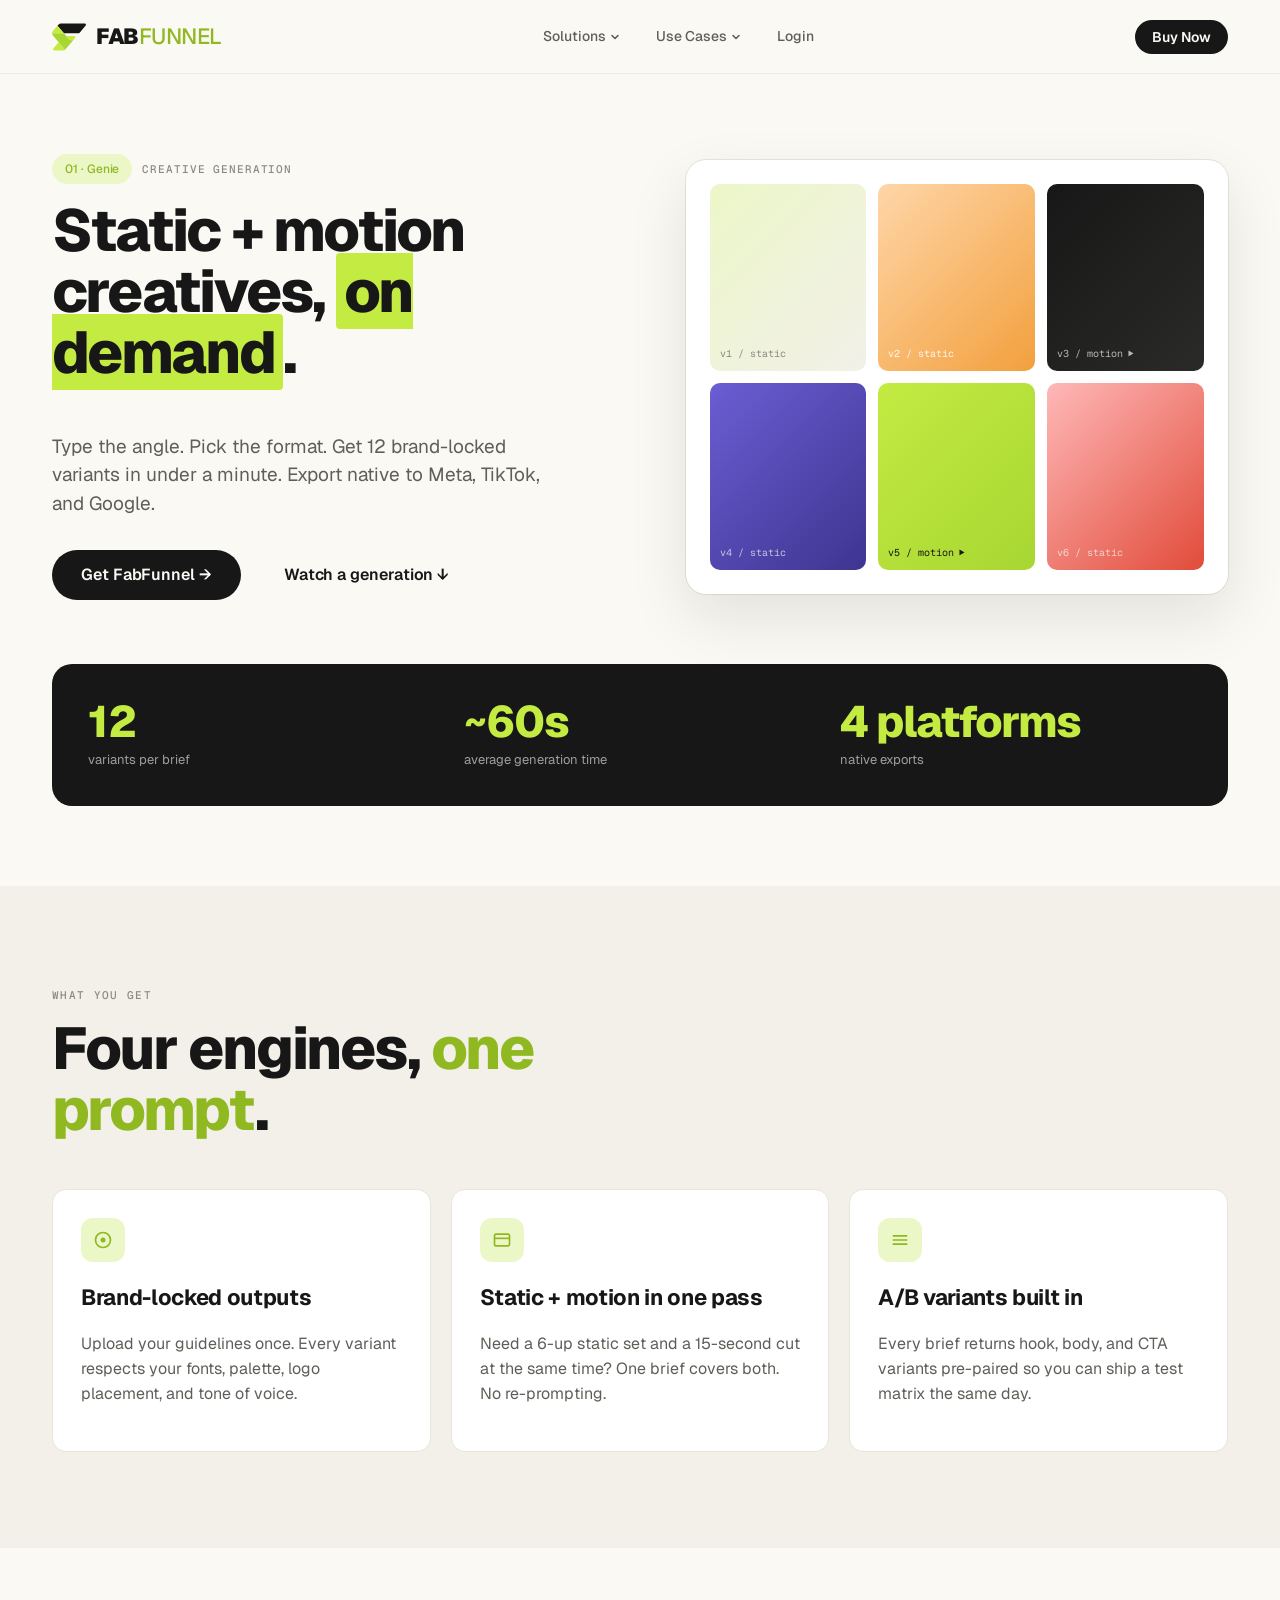
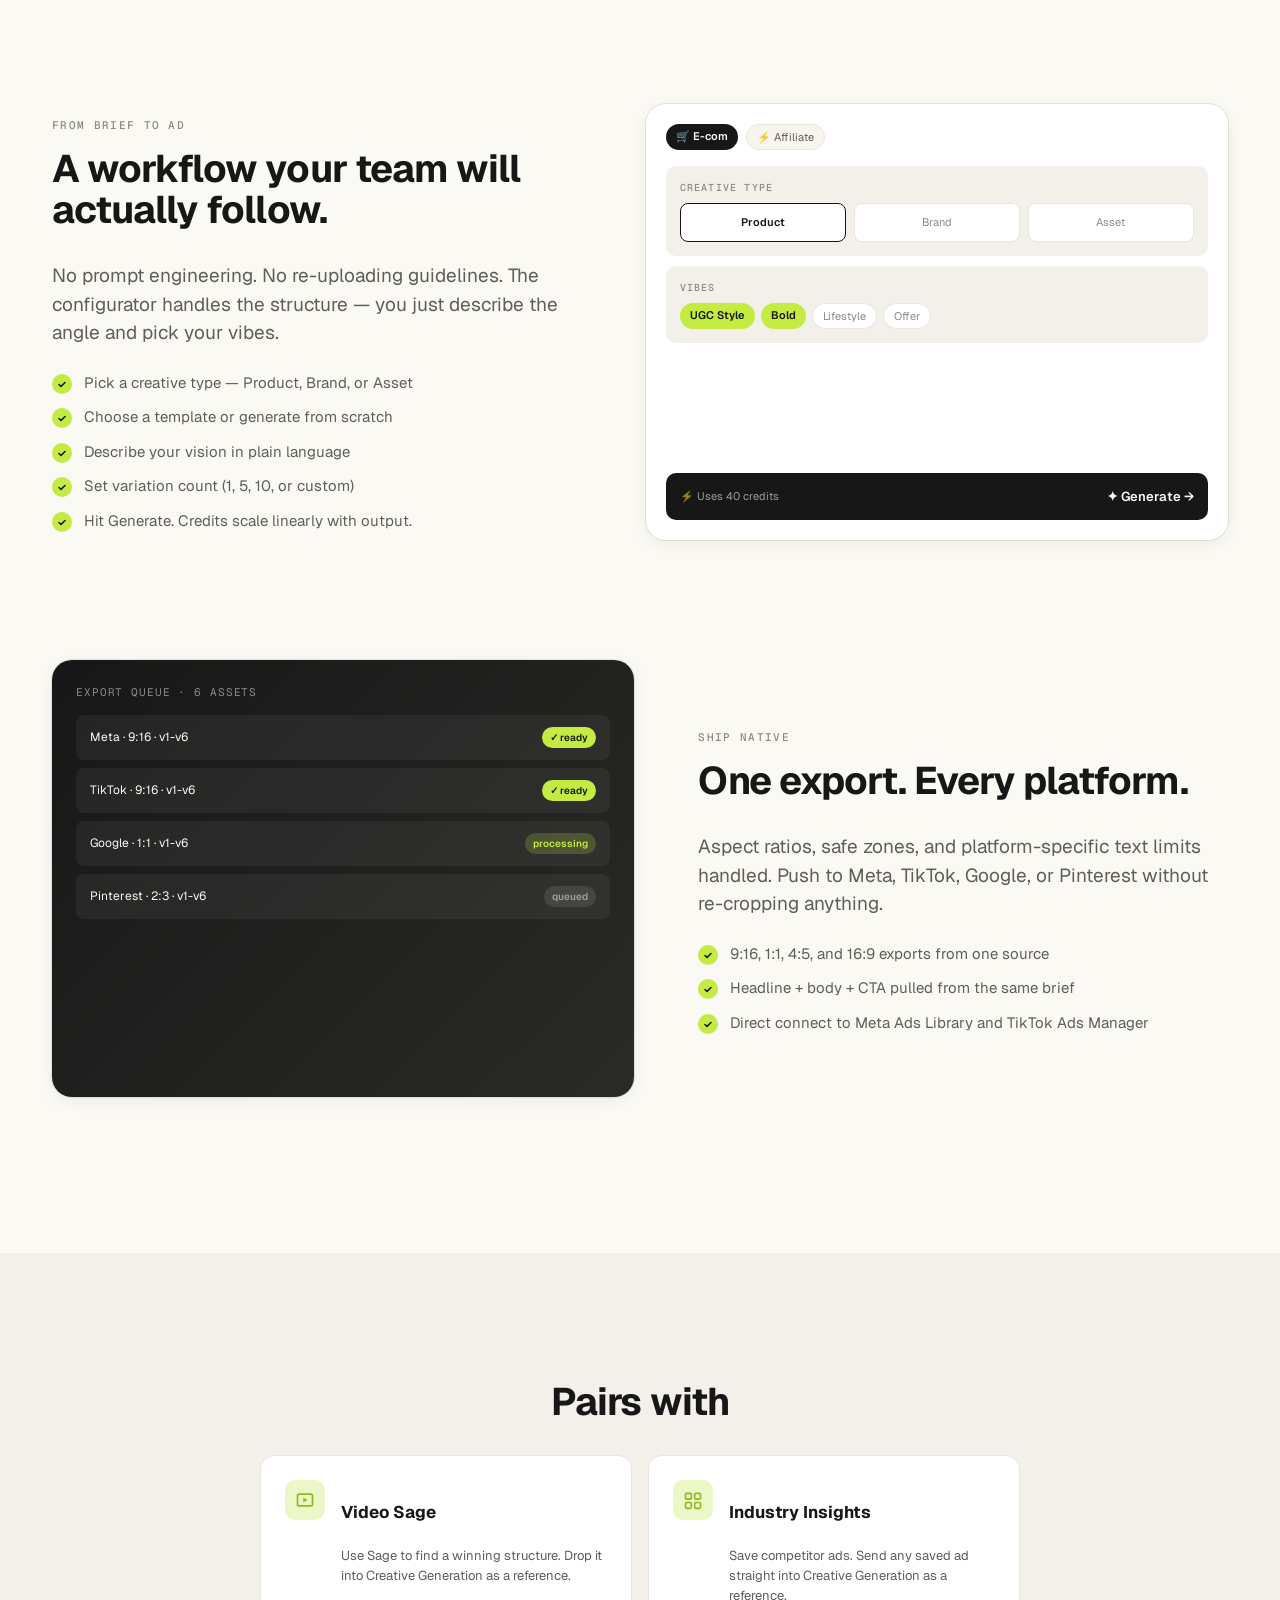
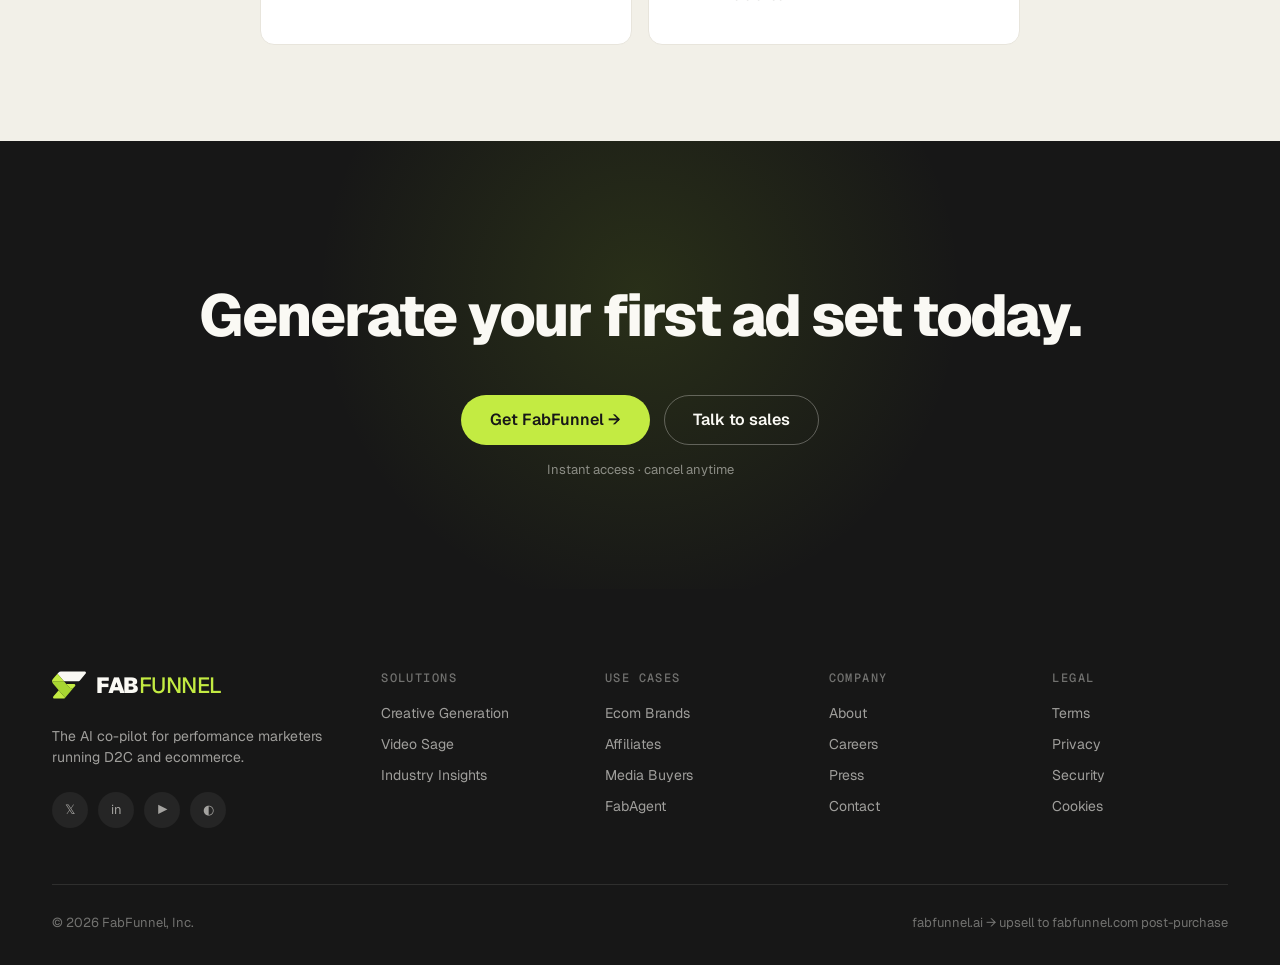
<file: solutions/creative-generation.html>
<!DOCTYPE html>
<html lang="en">
<head>
  <meta charset="UTF-8" />
  <meta name="viewport" content="width=device-width, initial-scale=1.0" />
  <title>Creative Generation · FabFunnel</title>
  <link rel="stylesheet" href="../styles.css" />
  <link rel="stylesheet" href="../subpage.css" />
</head>
<body>
  <div id="nav-slot"></div>

  <!-- HERO -->
  <section class="sub-hero">
    <div class="ff-container">
      <div class="sub-hero-grid">
        <div>
          <div class="sub-tag-row">
            <span class="ff-pill ff-pill-soft">01 · Genie</span>
            <span class="ff-eyebrow" style="letter-spacing:0.08em;">Creative Generation</span>
          </div>
          <h1 class="ff-h1 ff-mt-4">Static + motion creatives, <span class="ff-mark">on demand</span>.</h1>
          <p class="ff-body-lg ff-mt-6" style="max-width:520px;">
            Type the angle. Pick the format. Get 12 brand-locked variants in under a minute. Export native to Meta, TikTok, and Google.
          </p>
          <div style="display:flex;gap:14px;margin-top:32px;flex-wrap:wrap;">
            <button class="ff-btn ff-btn-lg">Get FabFunnel →</button>
            <button class="ff-btn ff-btn-ghost ff-btn-lg">Watch a generation ↓</button>
          </div>
        </div>
        <div class="sub-hero-visual">
          <div style="height:100%;padding:24px;display:grid;grid-template-columns:repeat(3,1fr);gap:12px;">
            <div style="background:linear-gradient(135deg,var(--lime-soft),var(--paper-dim));border-radius:10px;position:relative;"><div style="position:absolute;bottom:10px;left:10px;font-family:var(--mono);font-size:10px;color:var(--ink-soft);">v1 / static</div></div>
            <div style="background:linear-gradient(135deg,#FFD6A8,#F2A03D);border-radius:10px;position:relative;"><div style="position:absolute;bottom:10px;left:10px;font-family:var(--mono);font-size:10px;color:rgba(255,255,255,0.9);">v2 / static</div></div>
            <div style="background:linear-gradient(135deg,var(--ink),var(--ink-2));border-radius:10px;position:relative;color:var(--paper);"><div style="position:absolute;bottom:10px;left:10px;font-family:var(--mono);font-size:10px;color:rgba(250,249,244,0.7);">v3 / motion ▶</div></div>
            <div style="background:linear-gradient(135deg,#6B5DD3,#3D3590);border-radius:10px;position:relative;color:var(--paper);"><div style="position:absolute;bottom:10px;left:10px;font-family:var(--mono);font-size:10px;color:rgba(250,249,244,0.7);">v4 / static</div></div>
            <div style="background:linear-gradient(135deg,var(--lime),var(--lime-deep));border-radius:10px;position:relative;"><div style="position:absolute;bottom:10px;left:10px;font-family:var(--mono);font-size:10px;color:var(--ink);">v5 / motion ▶</div></div>
            <div style="background:linear-gradient(135deg,#FFB8B8,#E14C3A);border-radius:10px;position:relative;color:var(--paper);"><div style="position:absolute;bottom:10px;left:10px;font-family:var(--mono);font-size:10px;color:rgba(250,249,244,0.7);">v6 / static</div></div>
          </div>
        </div>
      </div>
    </div>
  </section>

  <!-- STATS -->
  <section style="padding:0 0 80px;">
    <div class="ff-container">
      <div class="stat-strip">
        <div><div class="stat-num">12</div><div class="stat-lbl">variants per brief</div></div>
        <div><div class="stat-num">~60s</div><div class="stat-lbl">average generation time</div></div>
        <div><div class="stat-num">4 platforms</div><div class="stat-lbl">native exports</div></div>
      </div>
    </div>
  </section>

  <!-- WHAT YOU GET -->
  <section class="ff-section" style="background:var(--paper-dim);">
    <div class="ff-container">
      <div style="max-width:680px;">
        <span class="ff-eyebrow">What you get</span>
        <h2 class="ff-h1 ff-mt-3">Four engines, <span class="ff-lime">one prompt</span>.</h2>
      </div>
      <div class="feat-grid ff-mt-12">
        <div class="ff-card feat-card">
          <div class="feat-icon">
            <svg width="20" height="20" viewBox="0 0 24 24" fill="none"><circle cx="12" cy="12" r="9" stroke="currentColor" stroke-width="2"/><circle cx="12" cy="12" r="3" fill="currentColor"/></svg>
          </div>
          <h3 class="ff-h3">Brand-locked outputs</h3>
          <p class="ff-body ff-mt-3">Upload your guidelines once. Every variant respects your fonts, palette, logo placement, and tone of voice.</p>
        </div>
        <div class="ff-card feat-card">
          <div class="feat-icon">
            <svg width="20" height="20" viewBox="0 0 24 24" fill="none"><rect x="3" y="5" width="18" height="14" rx="2" stroke="currentColor" stroke-width="2"/><path d="M3 10h18" stroke="currentColor" stroke-width="2"/></svg>
          </div>
          <h3 class="ff-h3">Static + motion in one pass</h3>
          <p class="ff-body ff-mt-3">Need a 6-up static set and a 15-second cut at the same time? One brief covers both. No re-prompting.</p>
        </div>
        <div class="ff-card feat-card">
          <div class="feat-icon">
            <svg width="20" height="20" viewBox="0 0 24 24" fill="none"><path d="M4 12h16M4 7h16M4 17h16" stroke="currentColor" stroke-width="2" stroke-linecap="round"/></svg>
          </div>
          <h3 class="ff-h3">A/B variants built in</h3>
          <p class="ff-body ff-mt-3">Every brief returns hook, body, and CTA variants pre-paired so you can ship a test matrix the same day.</p>
        </div>
      </div>
    </div>
  </section>

  <!-- HOW IT WORKS DEEP -->
  <section class="ff-section">
    <div class="ff-container">
      <div class="split">
        <div>
          <span class="ff-eyebrow">From brief to ad</span>
          <h2 class="ff-h2 ff-mt-3">A workflow your team will actually follow.</h2>
          <p class="ff-body-lg ff-mt-4">No prompt engineering. No re-uploading guidelines. The configurator handles the structure — you just describe the angle and pick your vibes.</p>
          <ul class="bullets">
            <li>Pick a creative type — Product, Brand, or Asset</li>
            <li>Choose a template or generate from scratch</li>
            <li>Describe your vision in plain language</li>
            <li>Set variation count (1, 5, 10, or custom)</li>
            <li>Hit Generate. Credits scale linearly with output.</li>
          </ul>
        </div>
        <div class="split-visual" style="background:var(--surface);">
          <div style="padding:20px;height:100%;display:flex;flex-direction:column;gap:10px;font-size:12px;">
            <div style="display:flex;gap:8px;margin-bottom:6px;">
              <span style="padding:4px 10px;background:var(--ink);color:var(--paper);border-radius:99px;font-weight:600;font-size:11px;">🛒 E-com</span>
              <span style="padding:4px 10px;background:var(--surface-2);color:var(--ink-mute);border-radius:99px;font-size:11px;border:1px solid var(--line);">⚡ Affiliate</span>
            </div>
            <div style="background:var(--paper-dim);border-radius:10px;padding:14px;">
              <div class="ff-eyebrow" style="font-size:10px;">Creative type</div>
              <div style="display:grid;grid-template-columns:repeat(3,1fr);gap:8px;margin-top:8px;">
                <div style="padding:10px;background:var(--surface);border:1.5px solid var(--ink);border-radius:8px;text-align:center;font-weight:600;font-size:11px;">Product</div>
                <div style="padding:10px;background:var(--surface);border:1px solid var(--line);border-radius:8px;text-align:center;font-size:11px;color:var(--ink-soft);">Brand</div>
                <div style="padding:10px;background:var(--surface);border:1px solid var(--line);border-radius:8px;text-align:center;font-size:11px;color:var(--ink-soft);">Asset</div>
              </div>
            </div>
            <div style="background:var(--paper-dim);border-radius:10px;padding:14px;">
              <div class="ff-eyebrow" style="font-size:10px;">Vibes</div>
              <div style="display:flex;flex-wrap:wrap;gap:6px;margin-top:8px;">
                <span style="padding:4px 10px;background:var(--lime);color:var(--ink);border-radius:99px;font-size:11px;font-weight:600;">UGC Style</span>
                <span style="padding:4px 10px;background:var(--lime);color:var(--ink);border-radius:99px;font-size:11px;font-weight:600;">Bold</span>
                <span style="padding:4px 10px;background:var(--surface);border:1px solid var(--line);color:var(--ink-soft);border-radius:99px;font-size:11px;">Lifestyle</span>
                <span style="padding:4px 10px;background:var(--surface);border:1px solid var(--line);color:var(--ink-soft);border-radius:99px;font-size:11px;">Offer</span>
              </div>
            </div>
            <div style="margin-top:auto;padding:14px;background:var(--ink);color:var(--paper);border-radius:10px;display:flex;justify-content:space-between;align-items:center;">
              <span style="font-size:11px;color:rgba(250,249,244,0.6);">⚡ Uses 40 credits</span>
              <span style="font-size:13px;font-weight:600;">✦ Generate →</span>
            </div>
          </div>
        </div>
      </div>

      <div class="split flip">
        <div>
          <span class="ff-eyebrow">Ship native</span>
          <h2 class="ff-h2 ff-mt-3">One export. Every platform.</h2>
          <p class="ff-body-lg ff-mt-4">Aspect ratios, safe zones, and platform-specific text limits handled. Push to Meta, TikTok, Google, or Pinterest without re-cropping anything.</p>
          <ul class="bullets">
            <li>9:16, 1:1, 4:5, and 16:9 exports from one source</li>
            <li>Headline + body + CTA pulled from the same brief</li>
            <li>Direct connect to Meta Ads Library and TikTok Ads Manager</li>
          </ul>
        </div>
        <div class="split-visual" style="background:linear-gradient(135deg,var(--ink) 0%,#2A2A28 100%);color:var(--paper);">
          <div style="padding:24px;height:100%;display:flex;flex-direction:column;gap:14px;">
            <div style="font-family:var(--mono);font-size:11px;color:rgba(250,249,244,0.5);letter-spacing:0.08em;">EXPORT QUEUE · 6 ASSETS</div>
            <div style="display:flex;flex-direction:column;gap:8px;">
              <div style="padding:12px 14px;background:rgba(250,249,244,0.05);border-radius:8px;display:flex;justify-content:space-between;align-items:center;font-size:12px;">
                <span>Meta · 9:16 · v1-v6</span>
                <span style="padding:3px 8px;background:var(--lime);color:var(--ink);border-radius:99px;font-weight:600;font-size:10px;">✓ ready</span>
              </div>
              <div style="padding:12px 14px;background:rgba(250,249,244,0.05);border-radius:8px;display:flex;justify-content:space-between;align-items:center;font-size:12px;">
                <span>TikTok · 9:16 · v1-v6</span>
                <span style="padding:3px 8px;background:var(--lime);color:var(--ink);border-radius:99px;font-weight:600;font-size:10px;">✓ ready</span>
              </div>
              <div style="padding:12px 14px;background:rgba(250,249,244,0.05);border-radius:8px;display:flex;justify-content:space-between;align-items:center;font-size:12px;">
                <span>Google · 1:1 · v1-v6</span>
                <span style="padding:3px 8px;background:rgba(195,235,66,0.2);color:var(--lime);border-radius:99px;font-weight:600;font-size:10px;">processing</span>
              </div>
              <div style="padding:12px 14px;background:rgba(250,249,244,0.05);border-radius:8px;display:flex;justify-content:space-between;align-items:center;font-size:12px;">
                <span>Pinterest · 2:3 · v1-v6</span>
                <span style="padding:3px 8px;background:rgba(250,249,244,0.1);color:rgba(250,249,244,0.5);border-radius:99px;font-weight:600;font-size:10px;">queued</span>
              </div>
            </div>
          </div>
        </div>
      </div>
    </div>
  </section>

  <!-- CROSS-SELL -->
  <section class="ff-section" style="background:var(--paper-dim);">
    <div class="ff-container">
      <h2 class="ff-h2" style="text-align:center;">Pairs with</h2>
      <div class="cross-grid ff-mt-8" style="max-width:760px;margin:32px auto 0;">
        <a href="video-sage.html" class="ff-card cross-card">
          <div class="cross-icon"><svg width="20" height="20" viewBox="0 0 24 24" fill="none"><rect x="3" y="5" width="18" height="14" rx="2" stroke="currentColor" stroke-width="2"/><path d="M10 9l5 3-5 3V9z" fill="currentColor"/></svg></div>
          <div>
            <h4 class="ff-h4">Video Sage</h4>
            <p class="ff-body ff-mt-2" style="font-size:13px;">Use Sage to find a winning structure. Drop it into Creative Generation as a reference.</p>
          </div>
        </a>
        <a href="industry-insights.html" class="ff-card cross-card">
          <div class="cross-icon"><svg width="20" height="20" viewBox="0 0 24 24" fill="none"><rect x="3" y="4" width="7" height="7" rx="1.5" stroke="currentColor" stroke-width="2"/><rect x="14" y="4" width="7" height="7" rx="1.5" stroke="currentColor" stroke-width="2"/><rect x="3" y="15" width="7" height="7" rx="1.5" stroke="currentColor" stroke-width="2"/><rect x="14" y="15" width="7" height="7" rx="1.5" stroke="currentColor" stroke-width="2"/></svg></div>
          <div>
            <h4 class="ff-h4">Industry Insights</h4>
            <p class="ff-body ff-mt-2" style="font-size:13px;">Save competitor ads. Send any saved ad straight into Creative Generation as a reference.</p>
          </div>
        </a>
      </div>
    </div>
  </section>

  <!-- FINAL CTA -->
  <section style="background:var(--ink);color:var(--paper);padding:96px 0;text-align:center;position:relative;overflow:hidden;">
    <div style="position:absolute;width:700px;height:700px;background:radial-gradient(circle,var(--lime-ink) 0%,transparent 65%);opacity:0.15;top:-200px;left:50%;transform:translateX(-50%);"></div>
    <div class="ff-container" style="position:relative;z-index:1;">
      <h2 class="ff-h1" style="color:var(--paper);">Generate your first ad set today.</h2>
      <div style="margin-top:32px;display:flex;gap:14px;justify-content:center;flex-wrap:wrap;">
        <button class="ff-btn ff-btn-lime ff-btn-lg">Get FabFunnel →</button>
        <button class="ff-btn ff-btn-lg" style="background:transparent;color:var(--paper);border-color:rgba(250,249,244,0.3);">Talk to sales</button>
      </div>
      <p class="ff-micro ff-mt-4" style="color:rgba(250,249,244,0.5);">Instant access · cancel anytime</p>
    </div>
  </section>

  <div id="footer-slot"></div>
  <script src="../nav-footer.js"></script>
</body>
</html>
</file>
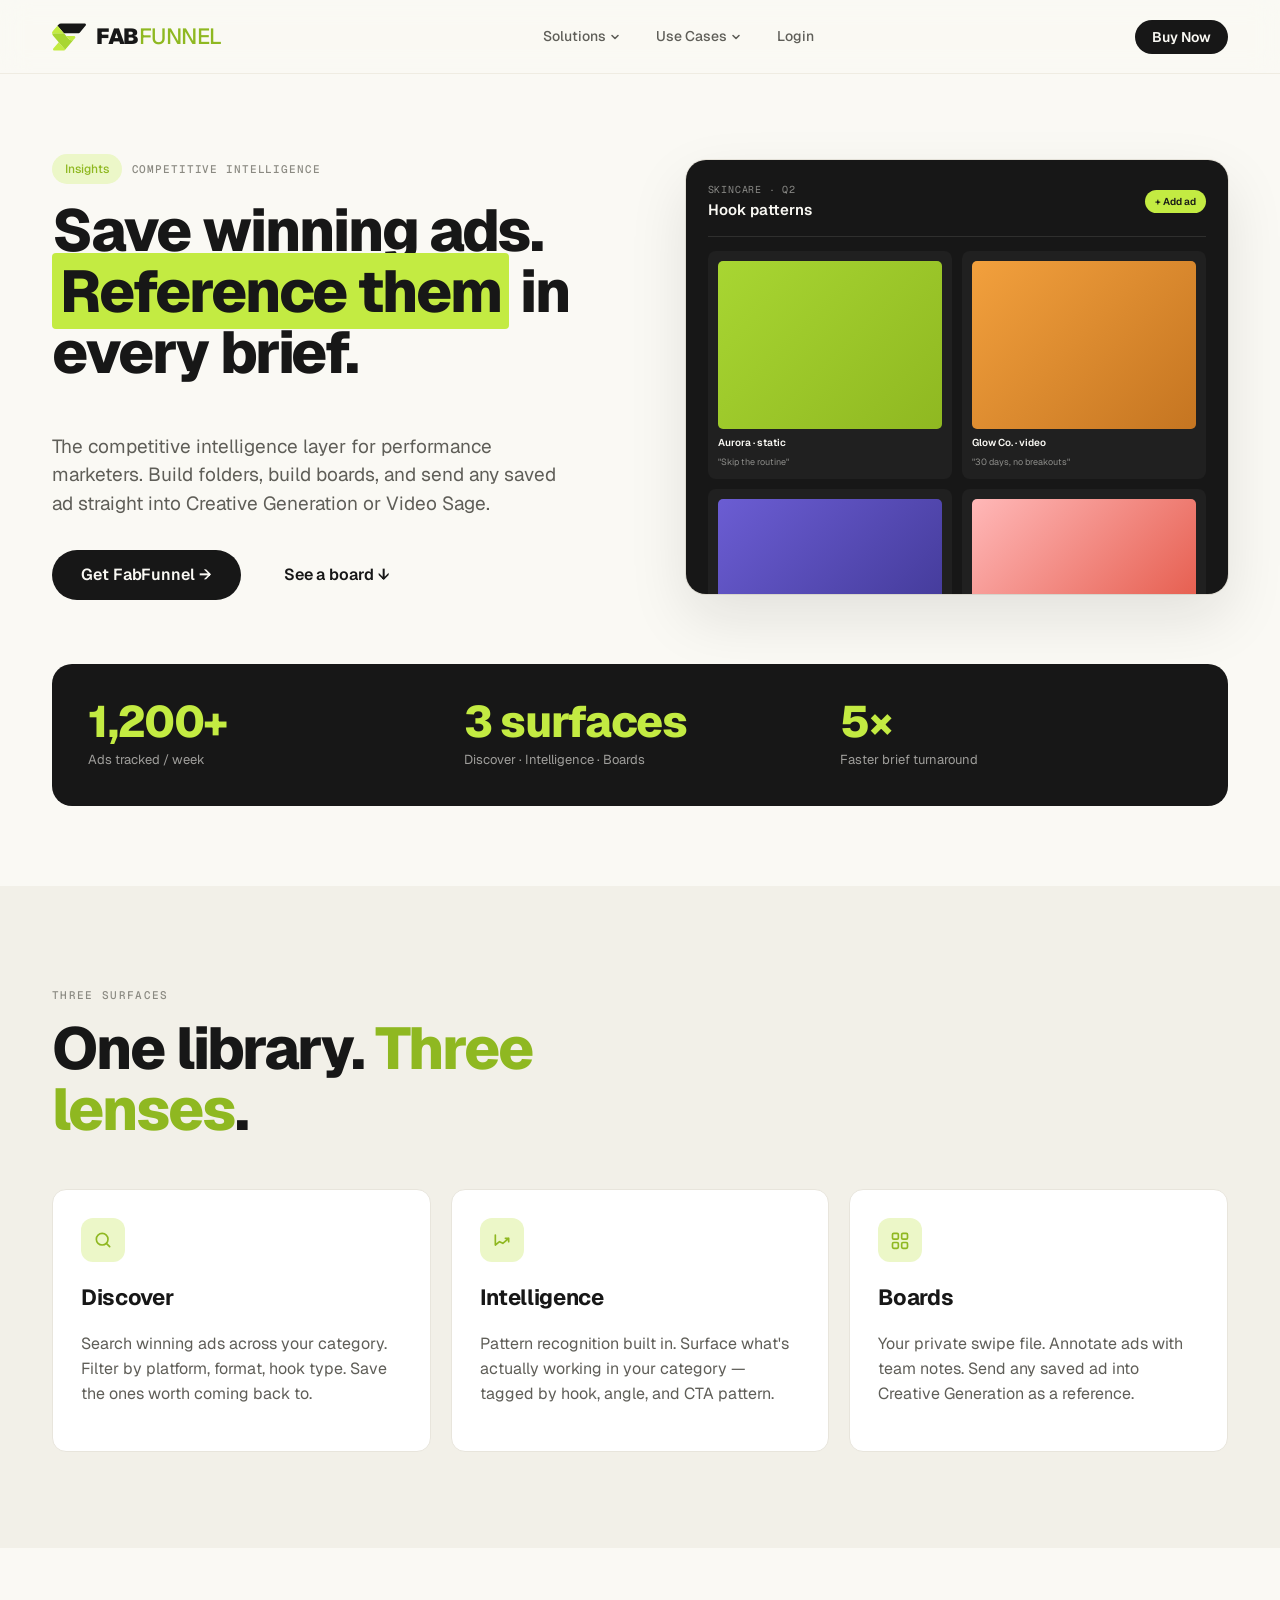
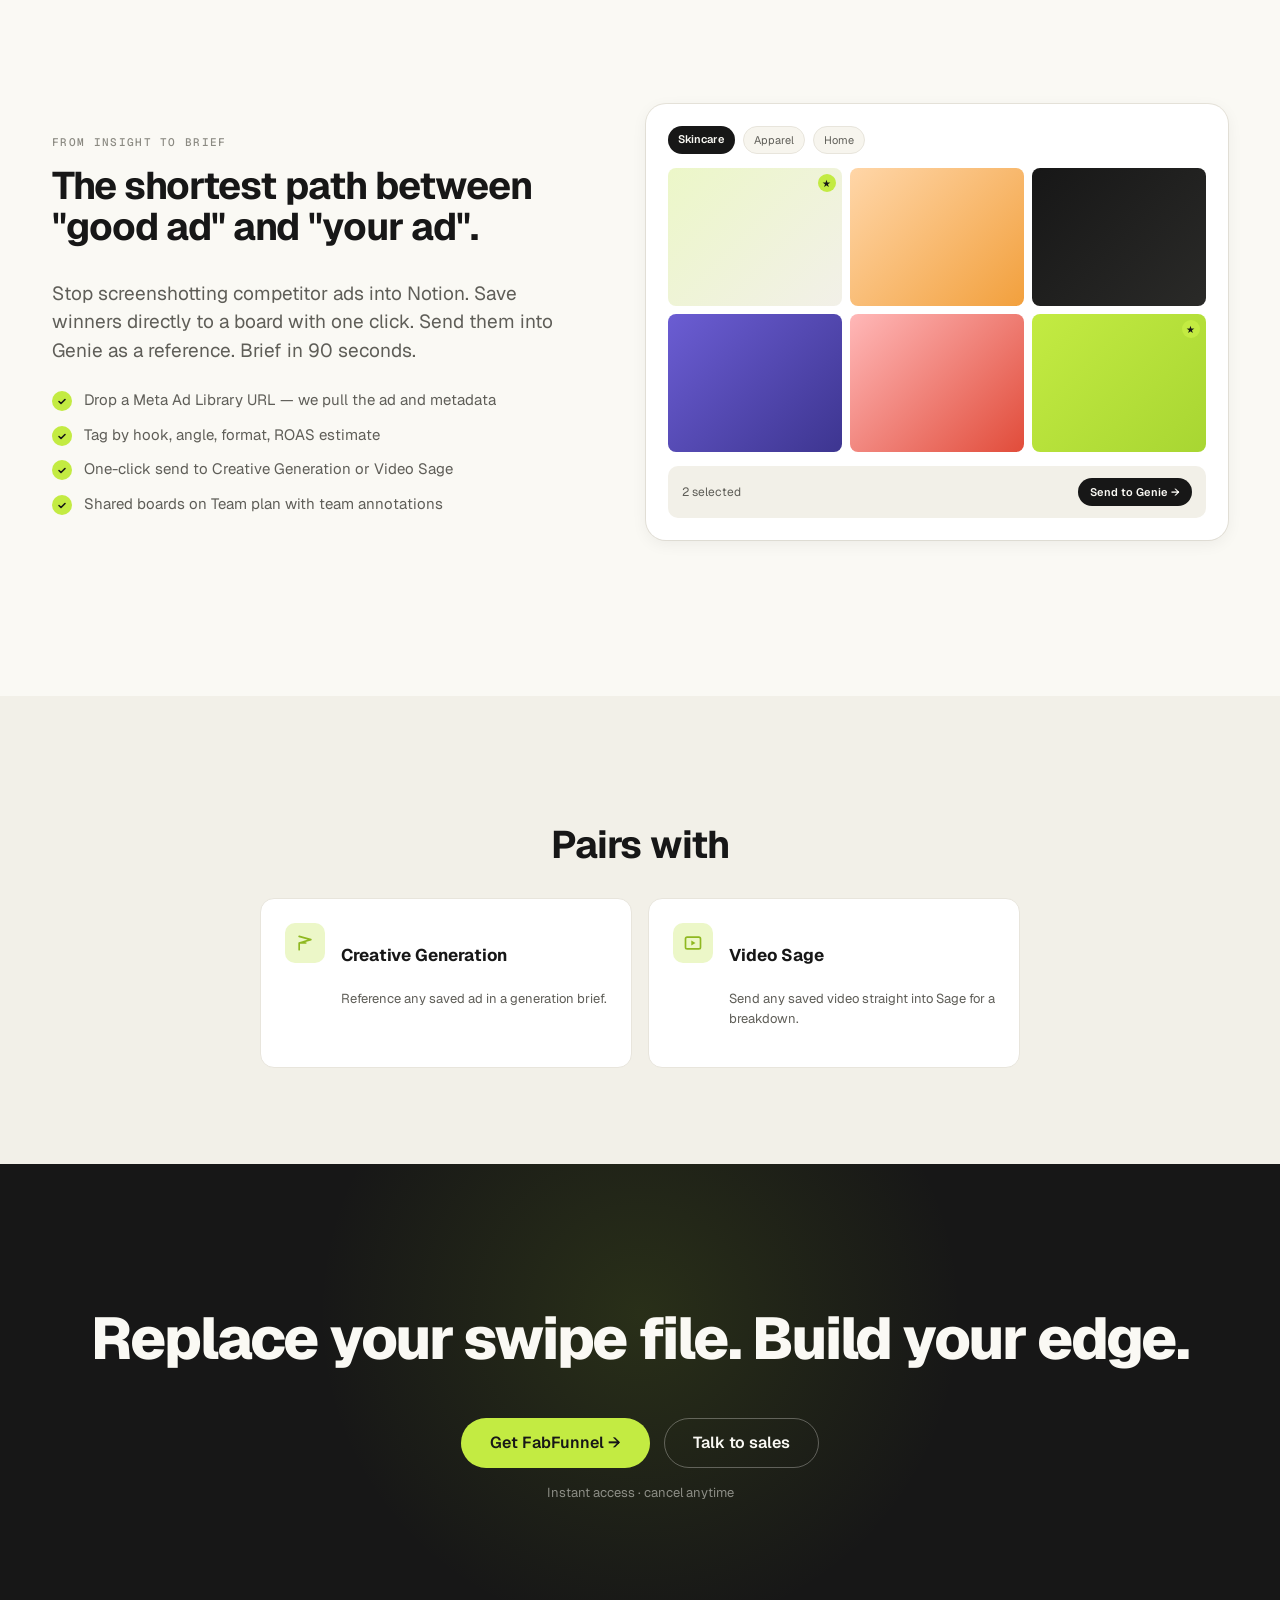
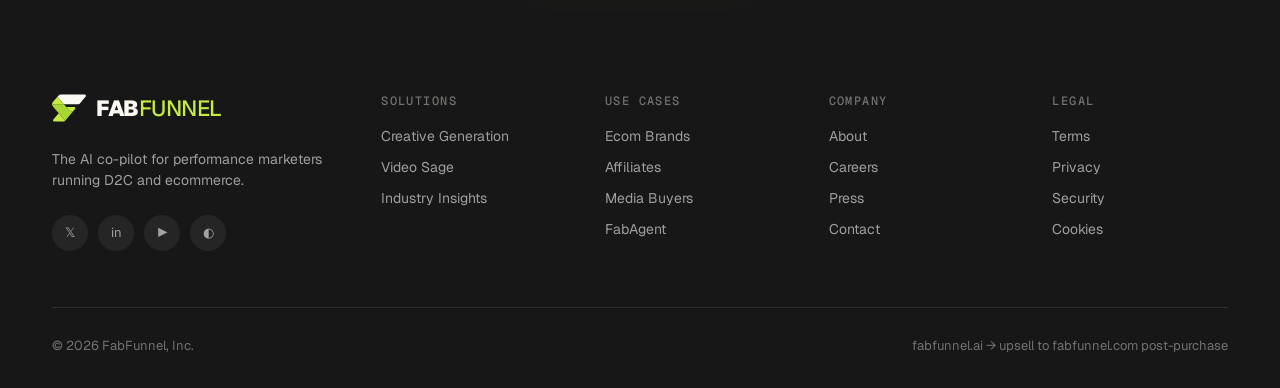
<file: solutions/industry-insights.html>
<!DOCTYPE html>
<html lang="en">
<head>
  <meta charset="UTF-8" />
  <meta name="viewport" content="width=device-width, initial-scale=1.0" />
  <title>Industry Insights · FabFunnel</title>
  <link rel="stylesheet" href="../styles.css" />
  <link rel="stylesheet" href="../subpage.css" />
</head>
<body>
  <div id="nav-slot"></div>

  <section class="sub-hero">
    <div class="ff-container">
      <div class="sub-hero-grid">
        <div>
          <div class="sub-tag-row">
            <span class="ff-pill ff-pill-soft">Insights</span>
            <span class="ff-eyebrow" style="letter-spacing:0.08em;">Competitive intelligence</span>
          </div>
          <h1 class="ff-h1 ff-mt-4">Save winning ads. <span class="ff-mark">Reference them</span> in every brief.</h1>
          <p class="ff-body-lg ff-mt-6" style="max-width:520px;">
            The competitive intelligence layer for performance marketers. Build folders, build boards, and send any saved ad straight into Creative Generation or Video Sage.
          </p>
          <div style="display:flex;gap:14px;margin-top:32px;flex-wrap:wrap;">
            <button class="ff-btn ff-btn-lg">Get FabFunnel →</button>
            <button class="ff-btn ff-btn-ghost ff-btn-lg">See a board ↓</button>
          </div>
        </div>
        <div class="sub-hero-visual" style="background:var(--ink);">
          <div style="padding:22px;height:100%;display:flex;flex-direction:column;color:var(--paper);">
            <div style="display:flex;justify-content:space-between;align-items:center;padding-bottom:14px;border-bottom:1px solid rgba(250,249,244,0.1);">
              <div>
                <div style="font-family:var(--mono);font-size:10px;color:rgba(250,249,244,0.5);letter-spacing:0.08em;text-transform:uppercase;">SKINCARE · Q2</div>
                <div style="font-weight:600;font-size:15px;margin-top:2px;">Hook patterns</div>
              </div>
              <span style="padding:4px 10px;background:var(--lime);color:var(--ink);border-radius:99px;font-size:10px;font-weight:600;">+ Add ad</span>
            </div>
            <div style="display:grid;grid-template-columns:repeat(2,1fr);gap:10px;margin-top:14px;flex:1;">
              <div style="background:rgba(250,249,244,0.04);border-radius:8px;padding:10px;display:flex;flex-direction:column;gap:6px;">
                <div style="aspect-ratio:4/3;background:linear-gradient(135deg,var(--lime-deep),var(--lime-ink));border-radius:5px;"></div>
                <div style="font-size:10px;font-weight:600;">Aurora · static</div>
                <div style="font-size:9px;color:rgba(250,249,244,0.5);">"Skip the routine"</div>
              </div>
              <div style="background:rgba(250,249,244,0.04);border-radius:8px;padding:10px;display:flex;flex-direction:column;gap:6px;">
                <div style="aspect-ratio:4/3;background:linear-gradient(135deg,#F2A03D,#C57521);border-radius:5px;"></div>
                <div style="font-size:10px;font-weight:600;">Glow Co. · video</div>
                <div style="font-size:9px;color:rgba(250,249,244,0.5);">"30 days, no breakouts"</div>
              </div>
              <div style="background:rgba(250,249,244,0.04);border-radius:8px;padding:10px;display:flex;flex-direction:column;gap:6px;">
                <div style="aspect-ratio:4/3;background:linear-gradient(135deg,#6B5DD3,#3D3590);border-radius:5px;"></div>
                <div style="font-size:10px;font-weight:600;">Bloom · video</div>
                <div style="font-size:9px;color:rgba(250,249,244,0.5);">"Made for sensitive"</div>
              </div>
              <div style="background:rgba(250,249,244,0.04);border-radius:8px;padding:10px;display:flex;flex-direction:column;gap:6px;">
                <div style="aspect-ratio:4/3;background:linear-gradient(135deg,#FFB8B8,#E14C3A);border-radius:5px;"></div>
                <div style="font-size:10px;font-weight:600;">Summit · static</div>
                <div style="font-size:9px;color:rgba(250,249,244,0.5);">"Founder's note"</div>
              </div>
            </div>
          </div>
        </div>
      </div>
    </div>
  </section>

  <section style="padding:0 0 80px;">
    <div class="ff-container">
      <div class="stat-strip">
        <div><div class="stat-num">1,200+</div><div class="stat-lbl">Ads tracked / week</div></div>
        <div><div class="stat-num">3 surfaces</div><div class="stat-lbl">Discover · Intelligence · Boards</div></div>
        <div><div class="stat-num">5×</div><div class="stat-lbl">Faster brief turnaround</div></div>
      </div>
    </div>
  </section>

  <section class="ff-section" style="background:var(--paper-dim);">
    <div class="ff-container">
      <div style="max-width:680px;">
        <span class="ff-eyebrow">Three surfaces</span>
        <h2 class="ff-h1 ff-mt-3">One library. <span class="ff-lime">Three lenses</span>.</h2>
      </div>
      <div class="feat-grid ff-mt-12">
        <div class="ff-card feat-card">
          <div class="feat-icon"><svg width="20" height="20" viewBox="0 0 24 24" fill="none"><circle cx="11" cy="11" r="7" stroke="currentColor" stroke-width="2"/><path d="M16 16l4 4" stroke="currentColor" stroke-width="2" stroke-linecap="round"/></svg></div>
          <h3 class="ff-h3">Discover</h3>
          <p class="ff-body ff-mt-3">Search winning ads across your category. Filter by platform, format, hook type. Save the ones worth coming back to.</p>
        </div>
        <div class="ff-card feat-card">
          <div class="feat-icon"><svg width="20" height="20" viewBox="0 0 24 24" fill="none"><path d="M4 18V6m0 12l5-4 4 2 7-6m0 0h-4m4 0v4" stroke="currentColor" stroke-width="2" stroke-linecap="round" stroke-linejoin="round"/></svg></div>
          <h3 class="ff-h3">Intelligence</h3>
          <p class="ff-body ff-mt-3">Pattern recognition built in. Surface what's actually working in your category — tagged by hook, angle, and CTA pattern.</p>
        </div>
        <div class="ff-card feat-card">
          <div class="feat-icon"><svg width="20" height="20" viewBox="0 0 24 24" fill="none"><rect x="3" y="4" width="7" height="7" rx="1.5" stroke="currentColor" stroke-width="2"/><rect x="14" y="4" width="7" height="7" rx="1.5" stroke="currentColor" stroke-width="2"/><rect x="3" y="15" width="7" height="7" rx="1.5" stroke="currentColor" stroke-width="2"/><rect x="14" y="15" width="7" height="7" rx="1.5" stroke="currentColor" stroke-width="2"/></svg></div>
          <h3 class="ff-h3">Boards</h3>
          <p class="ff-body ff-mt-3">Your private swipe file. Annotate ads with team notes. Send any saved ad into Creative Generation as a reference.</p>
        </div>
      </div>
    </div>
  </section>

  <section class="ff-section">
    <div class="ff-container">
      <div class="split">
        <div>
          <span class="ff-eyebrow">From insight to brief</span>
          <h2 class="ff-h2 ff-mt-3">The shortest path between "good ad" and "your ad".</h2>
          <p class="ff-body-lg ff-mt-4">Stop screenshotting competitor ads into Notion. Save winners directly to a board with one click. Send them into Genie as a reference. Brief in 90 seconds.</p>
          <ul class="bullets">
            <li>Drop a Meta Ad Library URL — we pull the ad and metadata</li>
            <li>Tag by hook, angle, format, ROAS estimate</li>
            <li>One-click send to Creative Generation or Video Sage</li>
            <li>Shared boards on Team plan with team annotations</li>
          </ul>
        </div>
        <div class="split-visual" style="background:var(--surface);">
          <div style="padding:22px;height:100%;display:flex;flex-direction:column;gap:14px;">
            <div style="display:flex;gap:8px;font-size:11px;">
              <span style="padding:5px 10px;background:var(--ink);color:var(--paper);border-radius:99px;font-weight:600;">Skincare</span>
              <span style="padding:5px 10px;background:var(--surface-2);color:var(--ink-mute);border-radius:99px;border:1px solid var(--line);">Apparel</span>
              <span style="padding:5px 10px;background:var(--surface-2);color:var(--ink-mute);border-radius:99px;border:1px solid var(--line);">Home</span>
            </div>
            <div style="display:grid;grid-template-columns:repeat(3,1fr);gap:8px;flex:1;">
              <div style="background:linear-gradient(135deg,var(--lime-soft),var(--paper-dim));border-radius:8px;position:relative;"><div style="position:absolute;top:6px;right:6px;width:18px;height:18px;background:var(--lime);border-radius:50%;display:flex;align-items:center;justify-content:center;font-size:10px;">★</div></div>
              <div style="background:linear-gradient(135deg,#FFD6A8,#F2A03D);border-radius:8px;"></div>
              <div style="background:linear-gradient(135deg,var(--ink),var(--ink-2));border-radius:8px;"></div>
              <div style="background:linear-gradient(135deg,#6B5DD3,#3D3590);border-radius:8px;"></div>
              <div style="background:linear-gradient(135deg,#FFB8B8,#E14C3A);border-radius:8px;"></div>
              <div style="background:linear-gradient(135deg,var(--lime),var(--lime-deep));border-radius:8px;position:relative;"><div style="position:absolute;top:6px;right:6px;width:18px;height:18px;background:var(--lime);border-radius:50%;display:flex;align-items:center;justify-content:center;font-size:10px;">★</div></div>
            </div>
            <div style="padding:12px 14px;background:var(--paper-dim);border-radius:10px;display:flex;justify-content:space-between;align-items:center;font-size:12px;">
              <span style="color:var(--ink-mute);">2 selected</span>
              <span style="padding:6px 12px;background:var(--ink);color:var(--paper);border-radius:99px;font-weight:600;font-size:11px;">Send to Genie →</span>
            </div>
          </div>
        </div>
      </div>
    </div>
  </section>

  <section class="ff-section" style="background:var(--paper-dim);">
    <div class="ff-container">
      <h2 class="ff-h2" style="text-align:center;">Pairs with</h2>
      <div class="cross-grid ff-mt-8" style="max-width:760px;margin:32px auto 0;">
        <a href="creative-generation.html" class="ff-card cross-card">
          <div class="cross-icon"><svg width="20" height="20" viewBox="0 0 24 24" fill="none"><path d="M5 4l14 4-14 4v8M5 12h8" stroke="currentColor" stroke-width="2" stroke-linecap="round" stroke-linejoin="round"/></svg></div>
          <div>
            <h4 class="ff-h4">Creative Generation</h4>
            <p class="ff-body ff-mt-2" style="font-size:13px;">Reference any saved ad in a generation brief.</p>
          </div>
        </a>
        <a href="video-sage.html" class="ff-card cross-card">
          <div class="cross-icon"><svg width="20" height="20" viewBox="0 0 24 24" fill="none"><rect x="3" y="5" width="18" height="14" rx="2" stroke="currentColor" stroke-width="2"/><path d="M10 9l5 3-5 3V9z" fill="currentColor"/></svg></div>
          <div>
            <h4 class="ff-h4">Video Sage</h4>
            <p class="ff-body ff-mt-2" style="font-size:13px;">Send any saved video straight into Sage for a breakdown.</p>
          </div>
        </a>
      </div>
    </div>
  </section>

  <section style="background:var(--ink);color:var(--paper);padding:96px 0;text-align:center;position:relative;overflow:hidden;">
    <div style="position:absolute;width:700px;height:700px;background:radial-gradient(circle,var(--lime-ink) 0%,transparent 65%);opacity:0.15;top:-200px;left:50%;transform:translateX(-50%);"></div>
    <div class="ff-container" style="position:relative;z-index:1;">
      <h2 class="ff-h1" style="color:var(--paper);">Replace your swipe file. Build your edge.</h2>
      <div style="margin-top:32px;display:flex;gap:14px;justify-content:center;flex-wrap:wrap;">
        <button class="ff-btn ff-btn-lime ff-btn-lg">Get FabFunnel →</button>
        <button class="ff-btn ff-btn-lg" style="background:transparent;color:var(--paper);border-color:rgba(250,249,244,0.3);">Talk to sales</button>
      </div>
      <p class="ff-micro ff-mt-4" style="color:rgba(250,249,244,0.5);">Instant access · cancel anytime</p>
    </div>
  </section>

  <div id="footer-slot"></div>
  <script src="../nav-footer.js"></script>
</body>
</html>
</file>
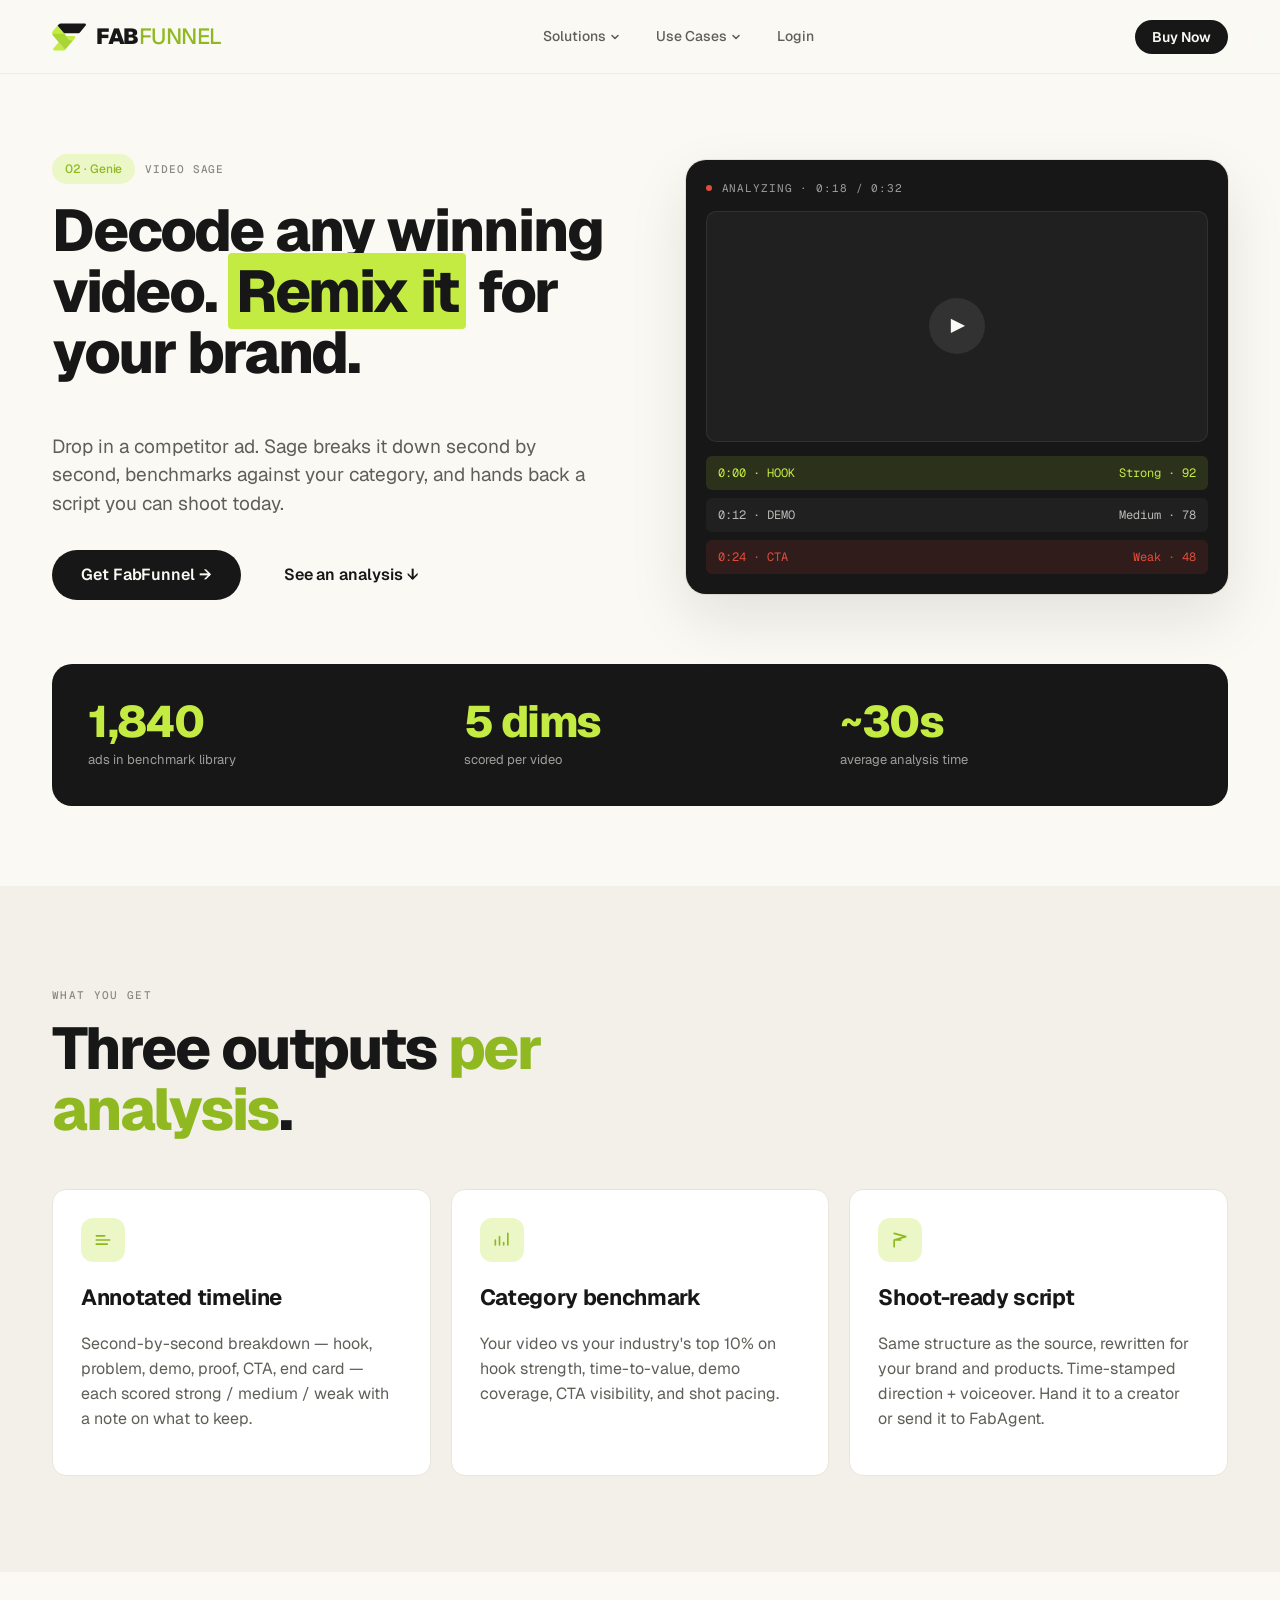
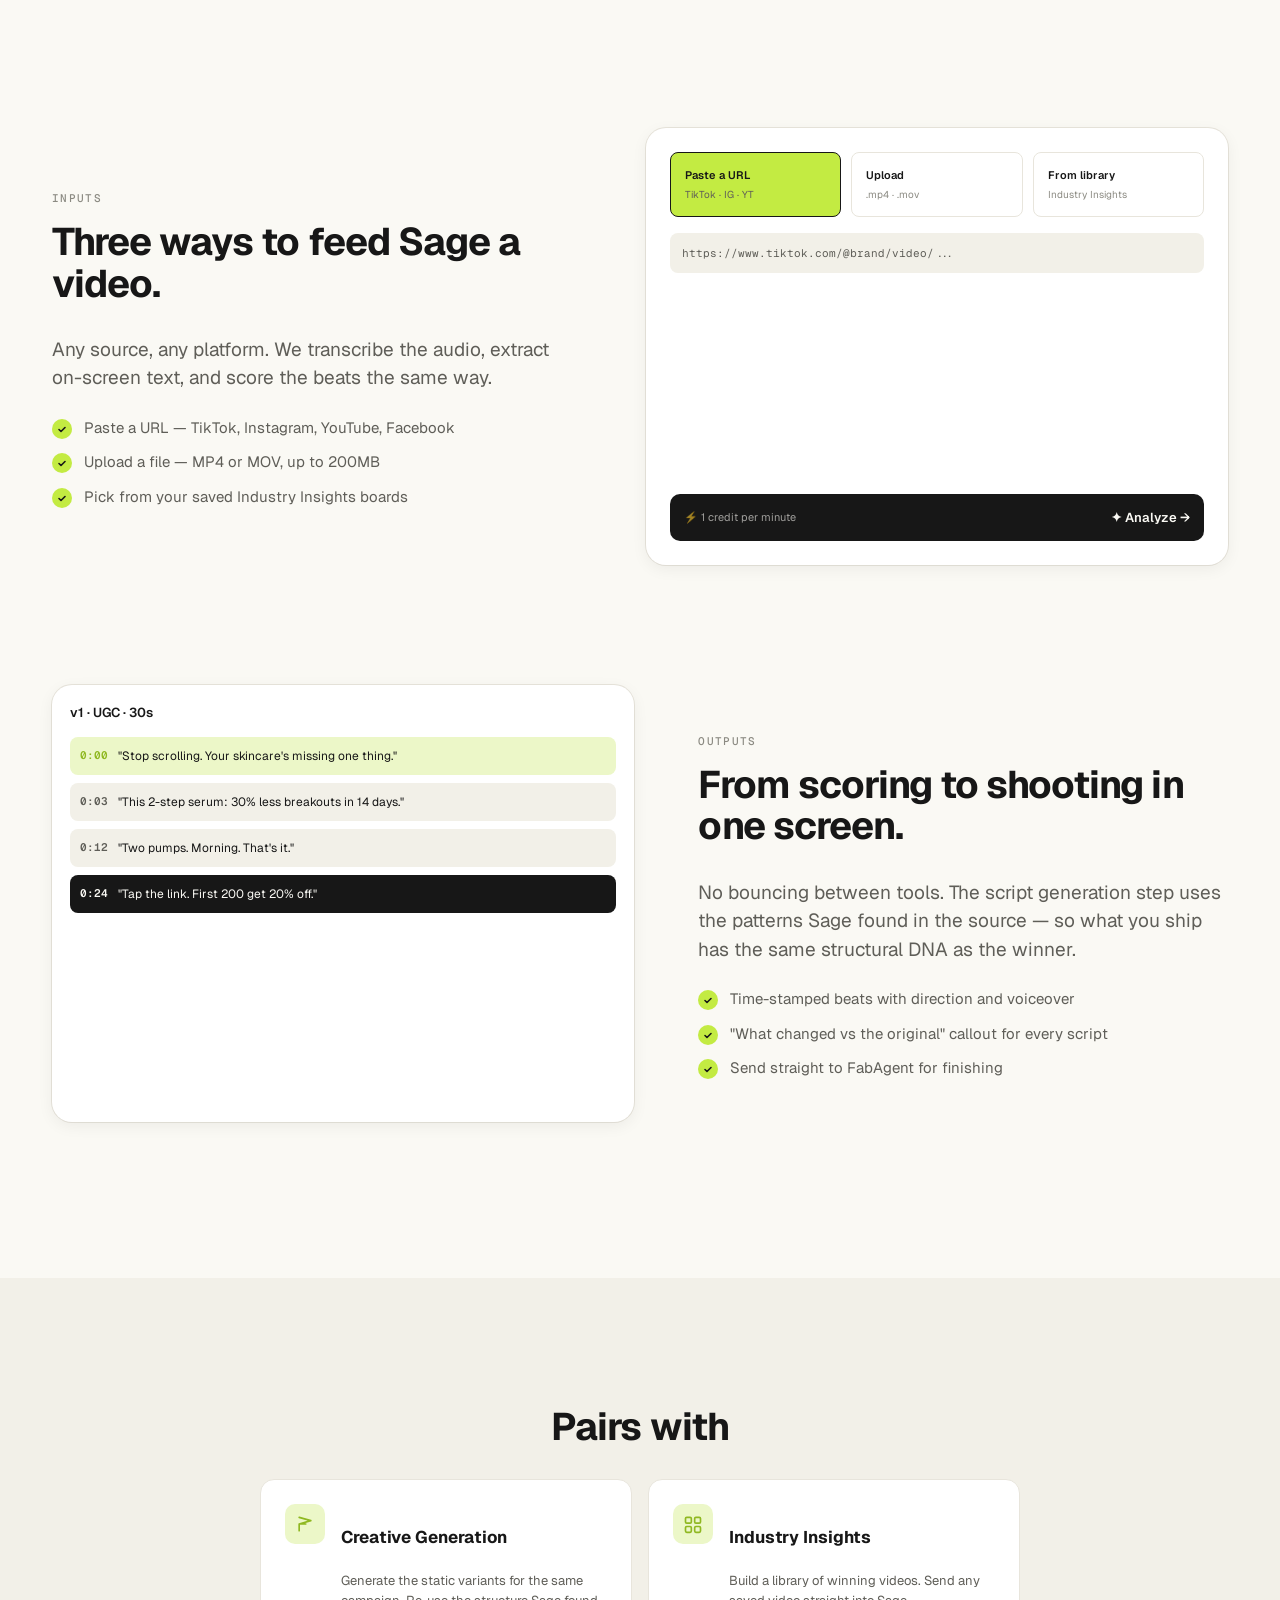
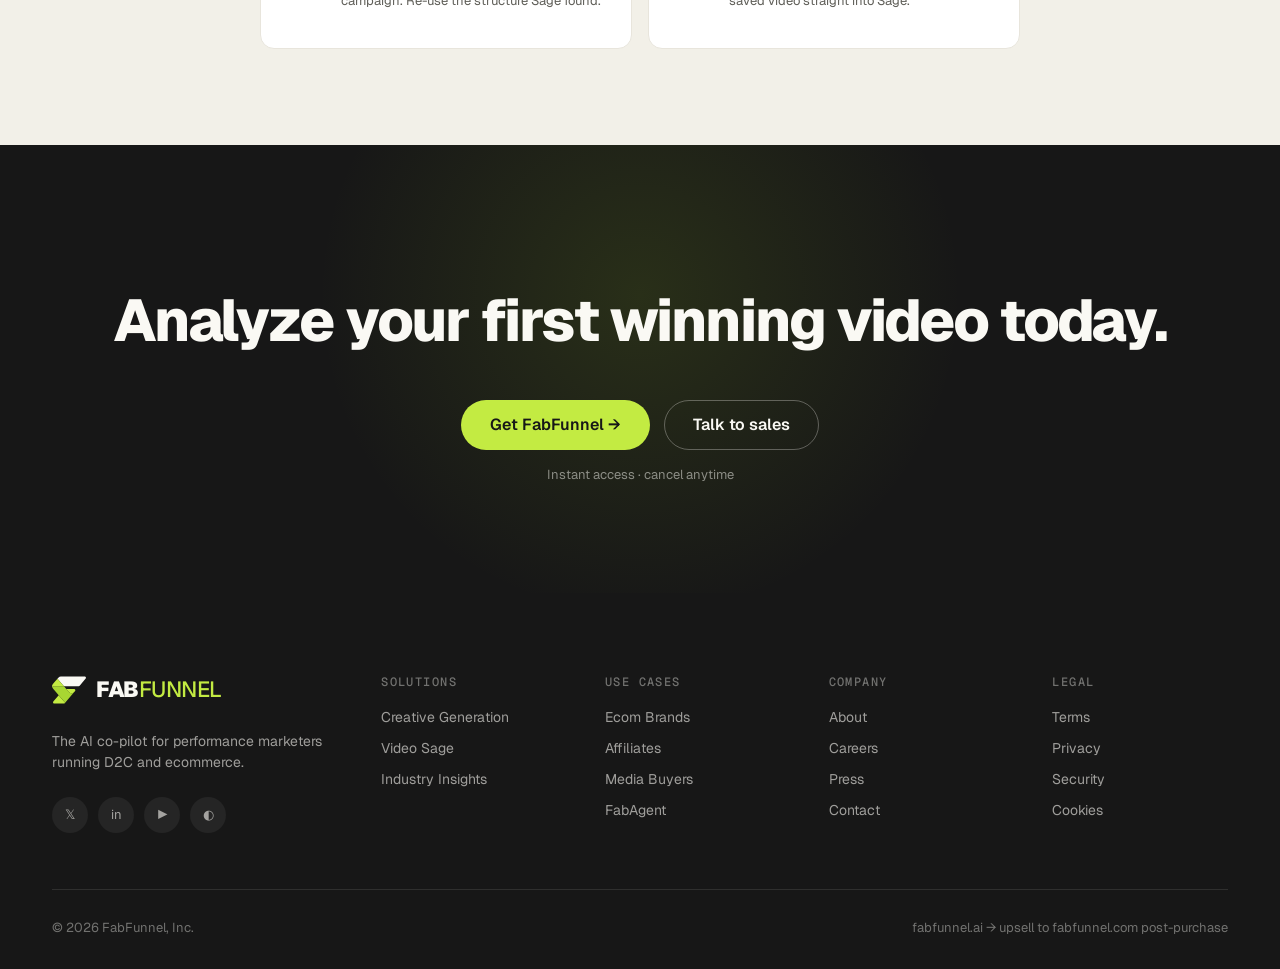
<file: solutions/video-sage.html>
<!DOCTYPE html>
<html lang="en">
<head>
  <meta charset="UTF-8" />
  <meta name="viewport" content="width=device-width, initial-scale=1.0" />
  <title>Video Sage · FabFunnel</title>
  <link rel="stylesheet" href="../styles.css" />
  <link rel="stylesheet" href="../subpage.css" />
</head>
<body>
  <div id="nav-slot"></div>

  <!-- HERO -->
  <section class="sub-hero">
    <div class="ff-container">
      <div class="sub-hero-grid">
        <div>
          <div class="sub-tag-row">
            <span class="ff-pill ff-pill-soft">02 · Genie</span>
            <span class="ff-eyebrow" style="letter-spacing:0.08em;">Video Sage</span>
          </div>
          <h1 class="ff-h1 ff-mt-4">Decode any winning video. <span class="ff-mark">Remix it</span> for your brand.</h1>
          <p class="ff-body-lg ff-mt-6" style="max-width:540px;">
            Drop in a competitor ad. Sage breaks it down second by second, benchmarks against your category, and hands back a script you can shoot today.
          </p>
          <div style="display:flex;gap:14px;margin-top:32px;flex-wrap:wrap;">
            <button class="ff-btn ff-btn-lg">Get FabFunnel →</button>
            <button class="ff-btn ff-btn-ghost ff-btn-lg">See an analysis ↓</button>
          </div>
        </div>
        <div class="sub-hero-visual" style="background:var(--ink);">
          <div style="padding:20px;height:100%;display:flex;flex-direction:column;color:var(--paper);">
            <div style="display:flex;align-items:center;gap:10px;font-size:11px;color:rgba(250,249,244,0.6);font-family:var(--mono);margin-bottom:14px;letter-spacing:0.08em;">
              <span style="width:6px;height:6px;background:var(--accent-err);border-radius:50%;animation:pulse 1.5s infinite;"></span> ANALYZING · 0:18 / 0:32
            </div>
            <div style="position:relative;flex:1;background:rgba(250,249,244,0.04);border-radius:10px;display:flex;align-items:center;justify-content:center;margin-bottom:14px;border:1px solid rgba(250,249,244,0.08);">
              <div style="width:56px;height:56px;border-radius:50%;background:rgba(250,249,244,0.08);display:flex;align-items:center;justify-content:center;font-size:20px;">▶</div>
            </div>
            <div style="display:flex;flex-direction:column;gap:8px;font-size:12px;">
              <div style="display:flex;justify-content:space-between;padding:8px 12px;background:rgba(195,235,66,0.12);border-radius:6px;color:var(--lime);font-family:var(--mono);"><span>0:00 · HOOK</span><span>Strong · 92</span></div>
              <div style="display:flex;justify-content:space-between;padding:8px 12px;background:rgba(250,249,244,0.04);border-radius:6px;color:rgba(250,249,244,0.7);font-family:var(--mono);"><span>0:12 · DEMO</span><span>Medium · 78</span></div>
              <div style="display:flex;justify-content:space-between;padding:8px 12px;background:rgba(225,76,58,0.12);border-radius:6px;color:var(--accent-err);font-family:var(--mono);"><span>0:24 · CTA</span><span>Weak · 48</span></div>
            </div>
          </div>
        </div>
      </div>
    </div>
  </section>

  <section style="padding:0 0 80px;">
    <div class="ff-container">
      <div class="stat-strip">
        <div><div class="stat-num">1,840</div><div class="stat-lbl">ads in benchmark library</div></div>
        <div><div class="stat-num">5 dims</div><div class="stat-lbl">scored per video</div></div>
        <div><div class="stat-num">~30s</div><div class="stat-lbl">average analysis time</div></div>
      </div>
    </div>
  </section>

  <!-- WHAT YOU GET -->
  <section class="ff-section" style="background:var(--paper-dim);">
    <div class="ff-container">
      <div style="max-width:680px;">
        <span class="ff-eyebrow">What you get</span>
        <h2 class="ff-h1 ff-mt-3">Three outputs <span class="ff-lime">per analysis</span>.</h2>
      </div>
      <div class="feat-grid ff-mt-12">
        <div class="ff-card feat-card">
          <div class="feat-icon"><svg width="20" height="20" viewBox="0 0 24 24" fill="none"><path d="M4 12h16M4 7h10M4 17h13" stroke="currentColor" stroke-width="2" stroke-linecap="round"/></svg></div>
          <h3 class="ff-h3">Annotated timeline</h3>
          <p class="ff-body ff-mt-3">Second-by-second breakdown — hook, problem, demo, proof, CTA, end card — each scored strong / medium / weak with a note on what to keep.</p>
        </div>
        <div class="ff-card feat-card">
          <div class="feat-icon"><svg width="20" height="20" viewBox="0 0 24 24" fill="none"><path d="M4 18v-6M9 18V8M14 18v-3M19 18V4" stroke="currentColor" stroke-width="2" stroke-linecap="round"/></svg></div>
          <h3 class="ff-h3">Category benchmark</h3>
          <p class="ff-body ff-mt-3">Your video vs your industry's top 10% on hook strength, time-to-value, demo coverage, CTA visibility, and shot pacing.</p>
        </div>
        <div class="ff-card feat-card">
          <div class="feat-icon"><svg width="20" height="20" viewBox="0 0 24 24" fill="none"><path d="M5 4l14 4-14 4v8M5 12h8" stroke="currentColor" stroke-width="2" stroke-linecap="round" stroke-linejoin="round"/></svg></div>
          <h3 class="ff-h3">Shoot-ready script</h3>
          <p class="ff-body ff-mt-3">Same structure as the source, rewritten for your brand and products. Time-stamped direction + voiceover. Hand it to a creator or send it to FabAgent.</p>
        </div>
      </div>
    </div>
  </section>

  <!-- DEEP -->
  <section class="ff-section">
    <div class="ff-container">
      <div class="split">
        <div>
          <span class="ff-eyebrow">Inputs</span>
          <h2 class="ff-h2 ff-mt-3">Three ways to feed Sage a video.</h2>
          <p class="ff-body-lg ff-mt-4">Any source, any platform. We transcribe the audio, extract on-screen text, and score the beats the same way.</p>
          <ul class="bullets">
            <li>Paste a URL — TikTok, Instagram, YouTube, Facebook</li>
            <li>Upload a file — MP4 or MOV, up to 200MB</li>
            <li>Pick from your saved Industry Insights boards</li>
          </ul>
        </div>
        <div class="split-visual" style="background:var(--surface);">
          <div style="padding:24px;height:100%;display:flex;flex-direction:column;gap:10px;">
            <div style="display:grid;grid-template-columns:repeat(3,1fr);gap:10px;">
              <div style="padding:14px;border:1.5px solid var(--ink);border-radius:8px;background:var(--lime);"><div style="font-size:11px;font-weight:600;">Paste a URL</div><div style="font-size:10px;color:var(--ink-mute);margin-top:3px;">TikTok · IG · YT</div></div>
              <div style="padding:14px;border:1px solid var(--line);border-radius:8px;"><div style="font-size:11px;font-weight:600;">Upload</div><div style="font-size:10px;color:var(--ink-soft);margin-top:3px;">.mp4 · .mov</div></div>
              <div style="padding:14px;border:1px solid var(--line);border-radius:8px;"><div style="font-size:11px;font-weight:600;">From library</div><div style="font-size:10px;color:var(--ink-soft);margin-top:3px;">Industry Insights</div></div>
            </div>
            <div style="margin-top:6px;padding:12px;background:var(--paper-dim);border-radius:8px;font-family:var(--mono);font-size:11px;color:var(--ink-mute);">https://www.tiktok.com/@brand/video/...</div>
            <div style="margin-top:auto;padding:14px;background:var(--ink);color:var(--paper);border-radius:10px;display:flex;justify-content:space-between;align-items:center;">
              <span style="font-size:11px;color:rgba(250,249,244,0.6);">⚡ 1 credit per minute</span>
              <span style="font-size:13px;font-weight:600;">✦ Analyze →</span>
            </div>
          </div>
        </div>
      </div>

      <div class="split flip">
        <div>
          <span class="ff-eyebrow">Outputs</span>
          <h2 class="ff-h2 ff-mt-3">From scoring to shooting in one screen.</h2>
          <p class="ff-body-lg ff-mt-4">No bouncing between tools. The script generation step uses the patterns Sage found in the source — so what you ship has the same structural DNA as the winner.</p>
          <ul class="bullets">
            <li>Time-stamped beats with direction and voiceover</li>
            <li>"What changed vs the original" callout for every script</li>
            <li>Send straight to FabAgent for finishing</li>
          </ul>
        </div>
        <div class="split-visual" style="background:var(--surface);">
          <div style="padding:18px;height:100%;display:flex;flex-direction:column;gap:8px;font-size:11px;font-family:var(--mono);color:var(--ink-mute);">
            <div style="font-family:var(--font);font-weight:600;font-size:13px;color:var(--ink);margin-bottom:6px;">v1 · UGC · 30s</div>
            <div style="display:flex;gap:10px;padding:10px;background:var(--lime-soft);border-radius:8px;"><span style="color:var(--lime-ink);font-weight:600;">0:00</span><span style="color:var(--ink);font-family:var(--font);font-size:12px;">"Stop scrolling. Your skincare's missing one thing."</span></div>
            <div style="display:flex;gap:10px;padding:10px;background:var(--paper-dim);border-radius:8px;"><span style="font-weight:600;">0:03</span><span style="color:var(--ink);font-family:var(--font);font-size:12px;">"This 2-step serum: 30% less breakouts in 14 days."</span></div>
            <div style="display:flex;gap:10px;padding:10px;background:var(--paper-dim);border-radius:8px;"><span style="font-weight:600;">0:12</span><span style="color:var(--ink);font-family:var(--font);font-size:12px;">"Two pumps. Morning. That's it."</span></div>
            <div style="display:flex;gap:10px;padding:10px;background:var(--ink);color:var(--paper);border-radius:8px;"><span style="font-weight:600;">0:24</span><span style="font-family:var(--font);font-size:12px;">"Tap the link. First 200 get 20% off."</span></div>
          </div>
        </div>
      </div>
    </div>
  </section>

  <!-- CROSS-SELL -->
  <section class="ff-section" style="background:var(--paper-dim);">
    <div class="ff-container">
      <h2 class="ff-h2" style="text-align:center;">Pairs with</h2>
      <div class="cross-grid ff-mt-8" style="max-width:760px;margin:32px auto 0;">
        <a href="creative-generation.html" class="ff-card cross-card">
          <div class="cross-icon"><svg width="20" height="20" viewBox="0 0 24 24" fill="none"><path d="M5 4l14 4-14 4v8M5 12h8" stroke="currentColor" stroke-width="2" stroke-linecap="round" stroke-linejoin="round"/></svg></div>
          <div>
            <h4 class="ff-h4">Creative Generation</h4>
            <p class="ff-body ff-mt-2" style="font-size:13px;">Generate the static variants for the same campaign. Re-use the structure Sage found.</p>
          </div>
        </a>
        <a href="industry-insights.html" class="ff-card cross-card">
          <div class="cross-icon"><svg width="20" height="20" viewBox="0 0 24 24" fill="none"><rect x="3" y="4" width="7" height="7" rx="1.5" stroke="currentColor" stroke-width="2"/><rect x="14" y="4" width="7" height="7" rx="1.5" stroke="currentColor" stroke-width="2"/><rect x="3" y="15" width="7" height="7" rx="1.5" stroke="currentColor" stroke-width="2"/><rect x="14" y="15" width="7" height="7" rx="1.5" stroke="currentColor" stroke-width="2"/></svg></div>
          <div>
            <h4 class="ff-h4">Industry Insights</h4>
            <p class="ff-body ff-mt-2" style="font-size:13px;">Build a library of winning videos. Send any saved video straight into Sage.</p>
          </div>
        </a>
      </div>
    </div>
  </section>

  <section style="background:var(--ink);color:var(--paper);padding:96px 0;text-align:center;position:relative;overflow:hidden;">
    <div style="position:absolute;width:700px;height:700px;background:radial-gradient(circle,var(--lime-ink) 0%,transparent 65%);opacity:0.15;top:-200px;left:50%;transform:translateX(-50%);"></div>
    <div class="ff-container" style="position:relative;z-index:1;">
      <h2 class="ff-h1" style="color:var(--paper);">Analyze your first winning video today.</h2>
      <div style="margin-top:32px;display:flex;gap:14px;justify-content:center;flex-wrap:wrap;">
        <button class="ff-btn ff-btn-lime ff-btn-lg">Get FabFunnel →</button>
        <button class="ff-btn ff-btn-lg" style="background:transparent;color:var(--paper);border-color:rgba(250,249,244,0.3);">Talk to sales</button>
      </div>
      <p class="ff-micro ff-mt-4" style="color:rgba(250,249,244,0.5);">Instant access · cancel anytime</p>
    </div>
  </section>

  <div id="footer-slot"></div>
  <style>@keyframes pulse { 0%, 100% { opacity: 1; } 50% { opacity: 0.3; } }</style>
  <script src="../nav-footer.js"></script>
</body>
</html>
</file>
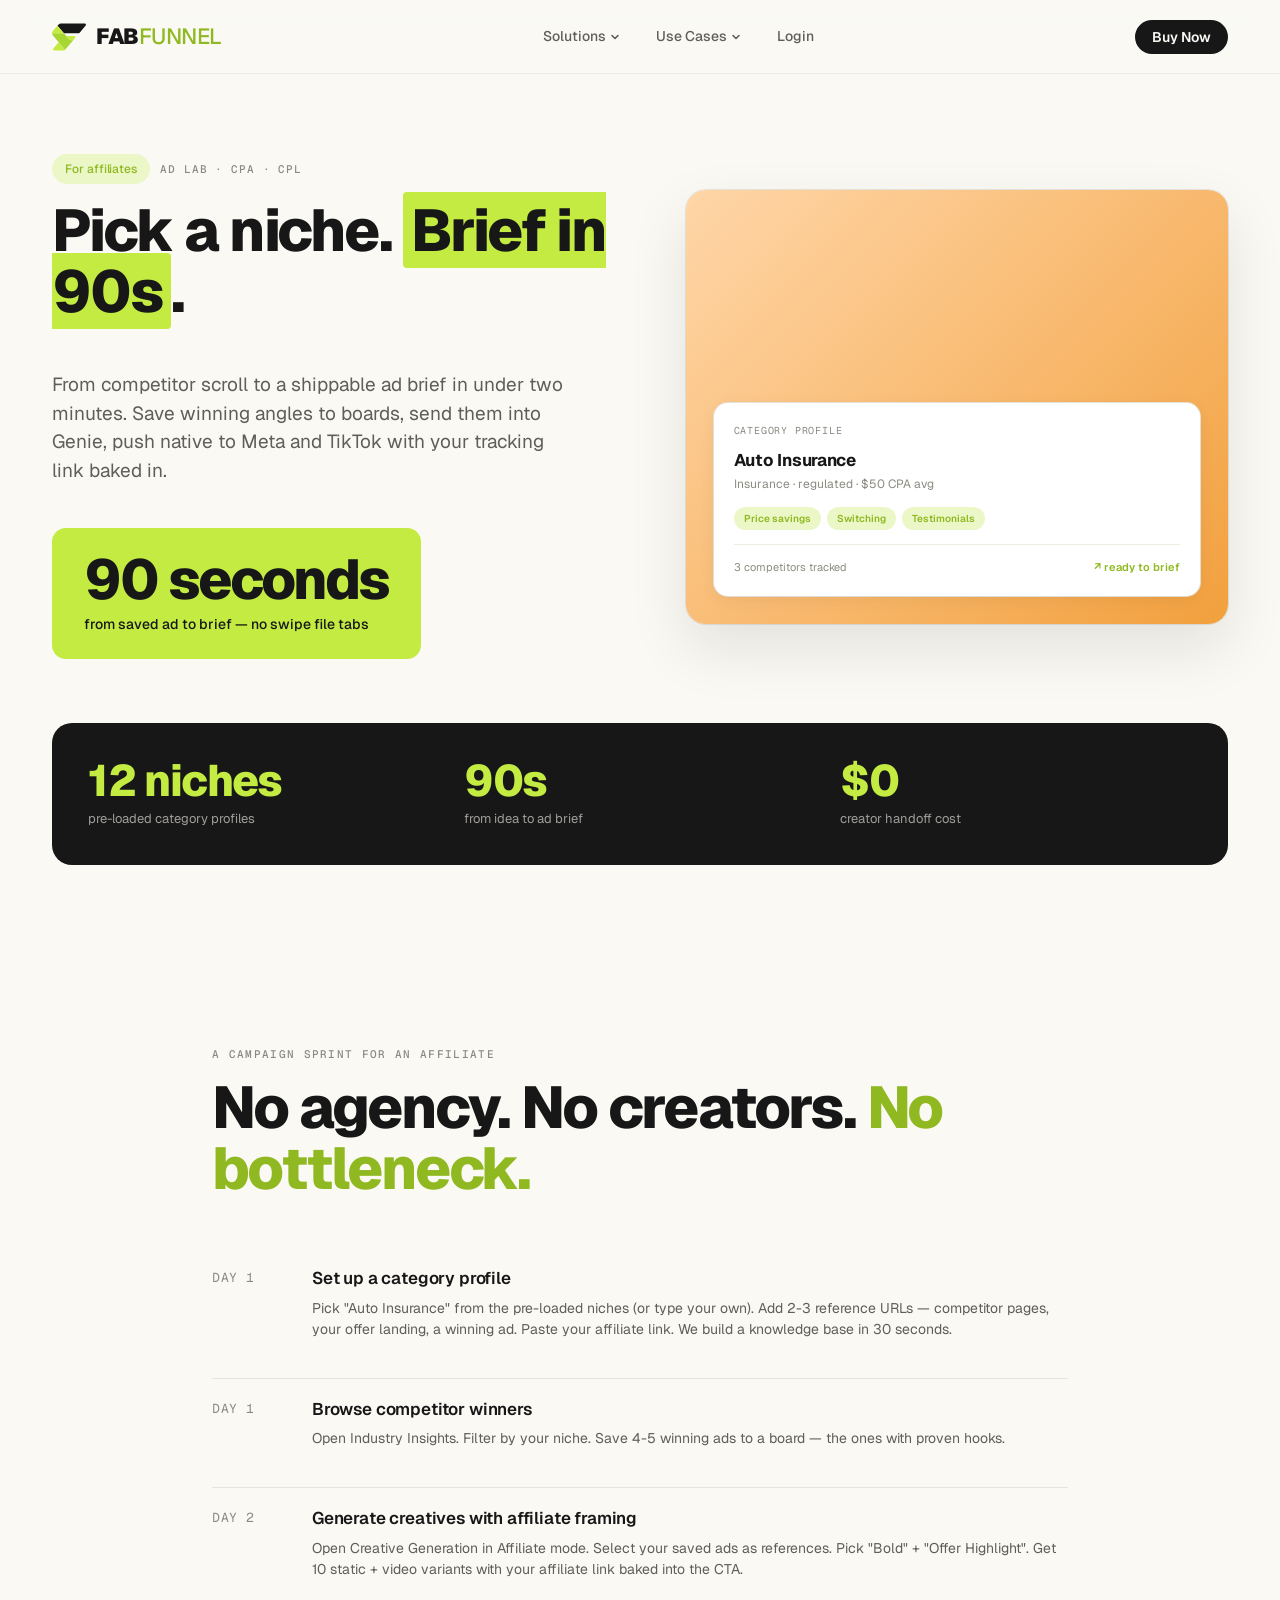
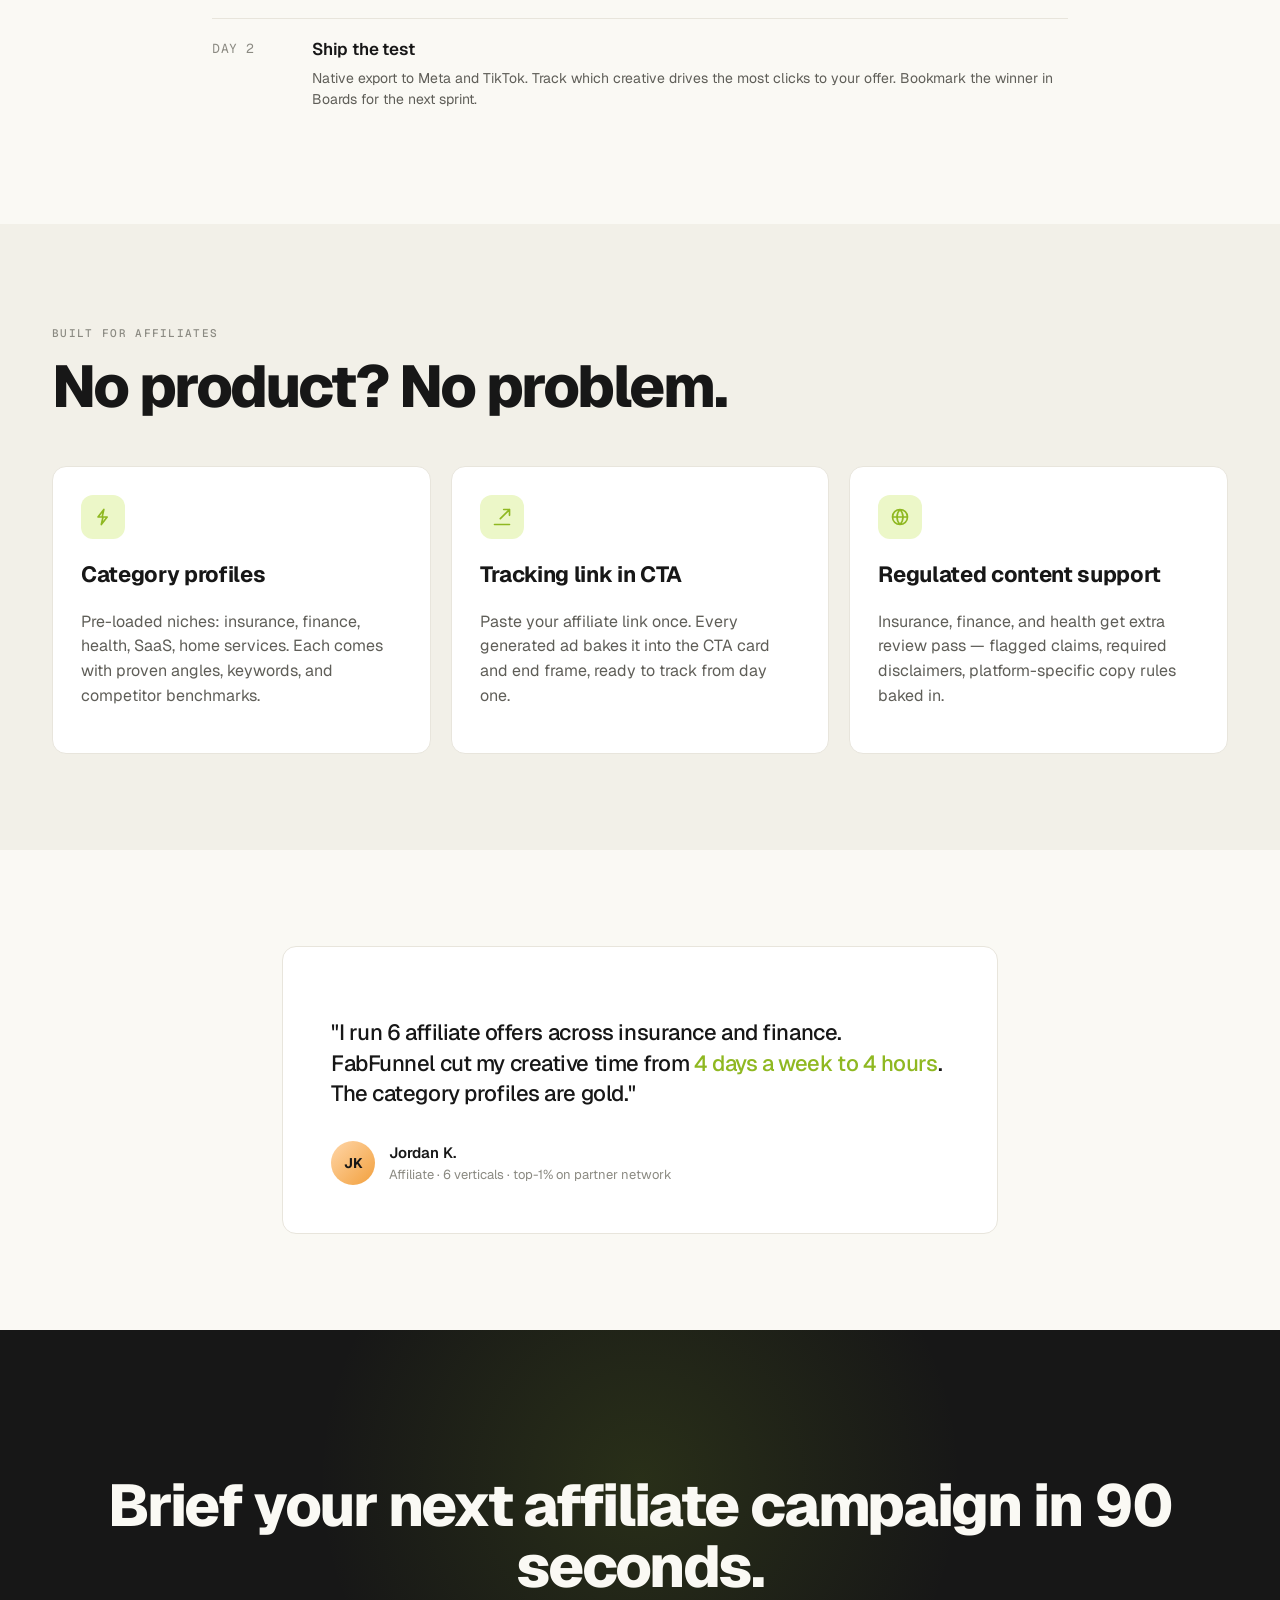
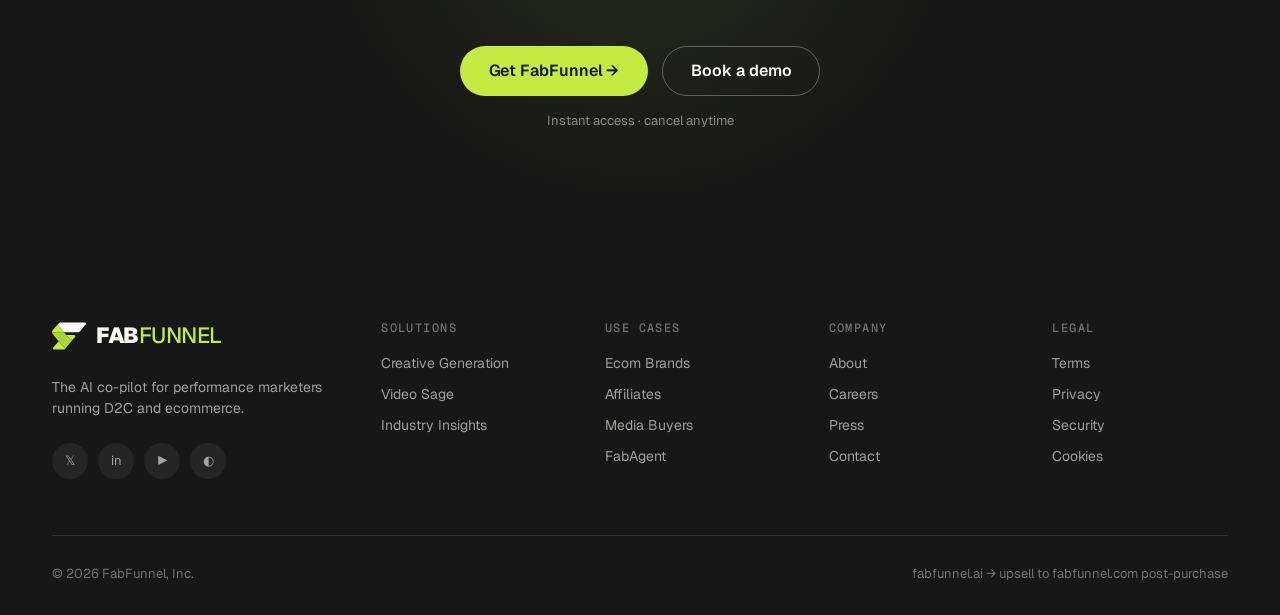
<file: use-cases/affiliates.html>
<!DOCTYPE html>
<html lang="en">
<head>
  <meta charset="UTF-8" />
  <meta name="viewport" content="width=device-width, initial-scale=1.0" />
  <title>Affiliates · FabFunnel</title>
  <link rel="stylesheet" href="../styles.css" />
  <link rel="stylesheet" href="../subpage.css" />
</head>
<body>
  <div id="nav-slot"></div>

  <section class="sub-hero">
    <div class="ff-container">
      <div class="sub-hero-grid">
        <div>
          <div class="sub-tag-row">
            <span class="ff-pill ff-pill-soft">For affiliates</span>
            <span class="ff-eyebrow" style="letter-spacing:0.08em;">Ad Lab · CPA · CPL</span>
          </div>
          <h1 class="ff-h1 ff-mt-4">Pick a niche. <span class="ff-mark">Brief in 90s</span>.</h1>
          <p class="ff-body-lg ff-mt-6" style="max-width:520px;">
            From competitor scroll to a shippable ad brief in under two minutes. Save winning angles to boards, send them into Genie, push native to Meta and TikTok with your tracking link baked in.
          </p>
          <div class="outcome">
            <div class="num">90 seconds</div>
            <div class="lbl">from saved ad to brief — no swipe file tabs</div>
          </div>
        </div>
        <div class="sub-hero-visual" style="background:linear-gradient(135deg,#FFD6A8,#F2A03D);">
          <div style="padding:28px;height:100%;display:flex;flex-direction:column;justify-content:flex-end;">
            <div style="background:var(--surface);border-radius:var(--r);padding:20px;box-shadow:var(--shadow);">
              <div style="font-family:var(--mono);font-size:10px;color:var(--ink-soft);letter-spacing:0.08em;margin-bottom:10px;text-transform:uppercase;">Category profile</div>
              <div style="font-size:17px;font-weight:700;letter-spacing:-0.015em;">Auto Insurance</div>
              <div style="font-size:12px;color:var(--ink-soft);margin-top:2px;">Insurance · regulated · $50 CPA avg</div>
              <div style="display:flex;gap:6px;flex-wrap:wrap;margin-top:14px;">
                <span style="padding:4px 10px;background:var(--lime-soft);color:var(--lime-ink);border-radius:99px;font-size:10px;font-weight:600;">Price savings</span>
                <span style="padding:4px 10px;background:var(--lime-soft);color:var(--lime-ink);border-radius:99px;font-size:10px;font-weight:600;">Switching</span>
                <span style="padding:4px 10px;background:var(--lime-soft);color:var(--lime-ink);border-radius:99px;font-size:10px;font-weight:600;">Testimonials</span>
              </div>
              <div style="margin-top:14px;padding-top:14px;border-top:1px solid var(--line-soft);display:flex;justify-content:space-between;font-size:11px;">
                <span style="color:var(--ink-soft);">3 competitors tracked</span>
                <span style="color:var(--lime-ink);font-weight:600;">↗ ready to brief</span>
              </div>
            </div>
          </div>
        </div>
      </div>
    </div>
  </section>

  <section style="padding:0 0 80px;">
    <div class="ff-container">
      <div class="stat-strip">
        <div><div class="stat-num">12 niches</div><div class="stat-lbl">pre-loaded category profiles</div></div>
        <div><div class="stat-num">90s</div><div class="stat-lbl">from idea to ad brief</div></div>
        <div><div class="stat-num">$0</div><div class="stat-lbl">creator handoff cost</div></div>
      </div>
    </div>
  </section>

  <!-- DAY IN THE LIFE -->
  <section class="ff-section">
    <div class="ff-container" style="max-width:920px;">
      <span class="ff-eyebrow">A campaign sprint for an affiliate</span>
      <h2 class="ff-h1 ff-mt-3">No agency. No creators. <span class="ff-lime">No bottleneck.</span></h2>

      <div class="tline">
        <div class="tline-step" style="border-top:none;">
          <div class="time">DAY 1</div>
          <div class="body">
            <h4>Set up a category profile</h4>
            <p>Pick "Auto Insurance" from the pre-loaded niches (or type your own). Add 2-3 reference URLs — competitor pages, your offer landing, a winning ad. Paste your affiliate link. We build a knowledge base in 30 seconds.</p>
          </div>
        </div>
        <div class="tline-step">
          <div class="time">DAY 1</div>
          <div class="body">
            <h4>Browse competitor winners</h4>
            <p>Open Industry Insights. Filter by your niche. Save 4-5 winning ads to a board — the ones with proven hooks.</p>
          </div>
        </div>
        <div class="tline-step">
          <div class="time">DAY 2</div>
          <div class="body">
            <h4>Generate creatives with affiliate framing</h4>
            <p>Open Creative Generation in Affiliate mode. Select your saved ads as references. Pick "Bold" + "Offer Highlight". Get 10 static + video variants with your affiliate link baked into the CTA.</p>
          </div>
        </div>
        <div class="tline-step">
          <div class="time">DAY 2</div>
          <div class="body">
            <h4>Ship the test</h4>
            <p>Native export to Meta and TikTok. Track which creative drives the most clicks to your offer. Bookmark the winner in Boards for the next sprint.</p>
          </div>
        </div>
      </div>
    </div>
  </section>

  <!-- WHAT'S INCLUDED -->
  <section class="ff-section" style="background:var(--paper-dim);">
    <div class="ff-container">
      <div style="max-width:680px;">
        <span class="ff-eyebrow">Built for affiliates</span>
        <h2 class="ff-h1 ff-mt-3">No product? No problem.</h2>
      </div>
      <div class="feat-grid ff-mt-12">
        <div class="ff-card feat-card">
          <div class="feat-icon"><svg width="20" height="20" viewBox="0 0 24 24" fill="none"><path d="M13 3l-2 9h6l-7 9 2-9H6l7-9z" stroke="currentColor" stroke-width="2" stroke-linejoin="round"/></svg></div>
          <h3 class="ff-h3">Category profiles</h3>
          <p class="ff-body ff-mt-3">Pre-loaded niches: insurance, finance, health, SaaS, home services. Each comes with proven angles, keywords, and competitor benchmarks.</p>
        </div>
        <div class="ff-card feat-card">
          <div class="feat-icon"><svg width="20" height="20" viewBox="0 0 24 24" fill="none"><path d="M10 14L21 3M21 3v7M21 3h-7M3 21h18" stroke="currentColor" stroke-width="2" stroke-linecap="round" stroke-linejoin="round"/></svg></div>
          <h3 class="ff-h3">Tracking link in CTA</h3>
          <p class="ff-body ff-mt-3">Paste your affiliate link once. Every generated ad bakes it into the CTA card and end frame, ready to track from day one.</p>
        </div>
        <div class="ff-card feat-card">
          <div class="feat-icon"><svg width="20" height="20" viewBox="0 0 24 24" fill="none"><path d="M12 3a9 9 0 100 18 9 9 0 000-18zM3 12h18M12 3a13 13 0 010 18M12 3a13 13 0 000 18" stroke="currentColor" stroke-width="2"/></svg></div>
          <h3 class="ff-h3">Regulated content support</h3>
          <p class="ff-body ff-mt-3">Insurance, finance, and health get extra review pass — flagged claims, required disclaimers, platform-specific copy rules baked in.</p>
        </div>
      </div>
    </div>
  </section>

  <!-- TESTIMONIAL -->
  <section class="ff-section">
    <div class="ff-container" style="max-width:780px;">
      <div class="ff-card" style="padding:48px;">
        <p style="font-size:22px;font-weight:500;letter-spacing:-0.02em;line-height:1.4;">
          "I run 6 affiliate offers across insurance and finance. FabFunnel cut my creative time from <em style="color:var(--lime-ink);font-style:normal;">4 days a week to 4 hours</em>. The category profiles are gold."
        </p>
        <div style="display:flex;align-items:center;gap:14px;margin-top:32px;">
          <div style="width:44px;height:44px;border-radius:50%;background:linear-gradient(135deg,#FFD6A8,#F2A03D);color:var(--ink);display:flex;align-items:center;justify-content:center;font-weight:700;font-size:14px;">JK</div>
          <div>
            <div style="font-size:15px;font-weight:600;">Jordan K.</div>
            <div style="font-size:13px;color:var(--ink-soft);">Affiliate · 6 verticals · top-1% on partner network</div>
          </div>
        </div>
      </div>
    </div>
  </section>

  <section style="background:var(--ink);color:var(--paper);padding:96px 0;text-align:center;position:relative;overflow:hidden;">
    <div style="position:absolute;width:700px;height:700px;background:radial-gradient(circle,var(--lime-ink) 0%,transparent 65%);opacity:0.15;top:-200px;left:50%;transform:translateX(-50%);"></div>
    <div class="ff-container" style="position:relative;z-index:1;">
      <h2 class="ff-h1" style="color:var(--paper);">Brief your next affiliate campaign in 90 seconds.</h2>
      <div style="margin-top:32px;display:flex;gap:14px;justify-content:center;flex-wrap:wrap;">
        <button class="ff-btn ff-btn-lime ff-btn-lg">Get FabFunnel →</button>
        <button class="ff-btn ff-btn-lg" style="background:transparent;color:var(--paper);border-color:rgba(250,249,244,0.3);">Book a demo</button>
      </div>
      <p class="ff-micro ff-mt-4" style="color:rgba(250,249,244,0.5);">Instant access · cancel anytime</p>
    </div>
  </section>

  <div id="footer-slot"></div>
  <script src="../nav-footer.js"></script>
</body>
</html>
</file>
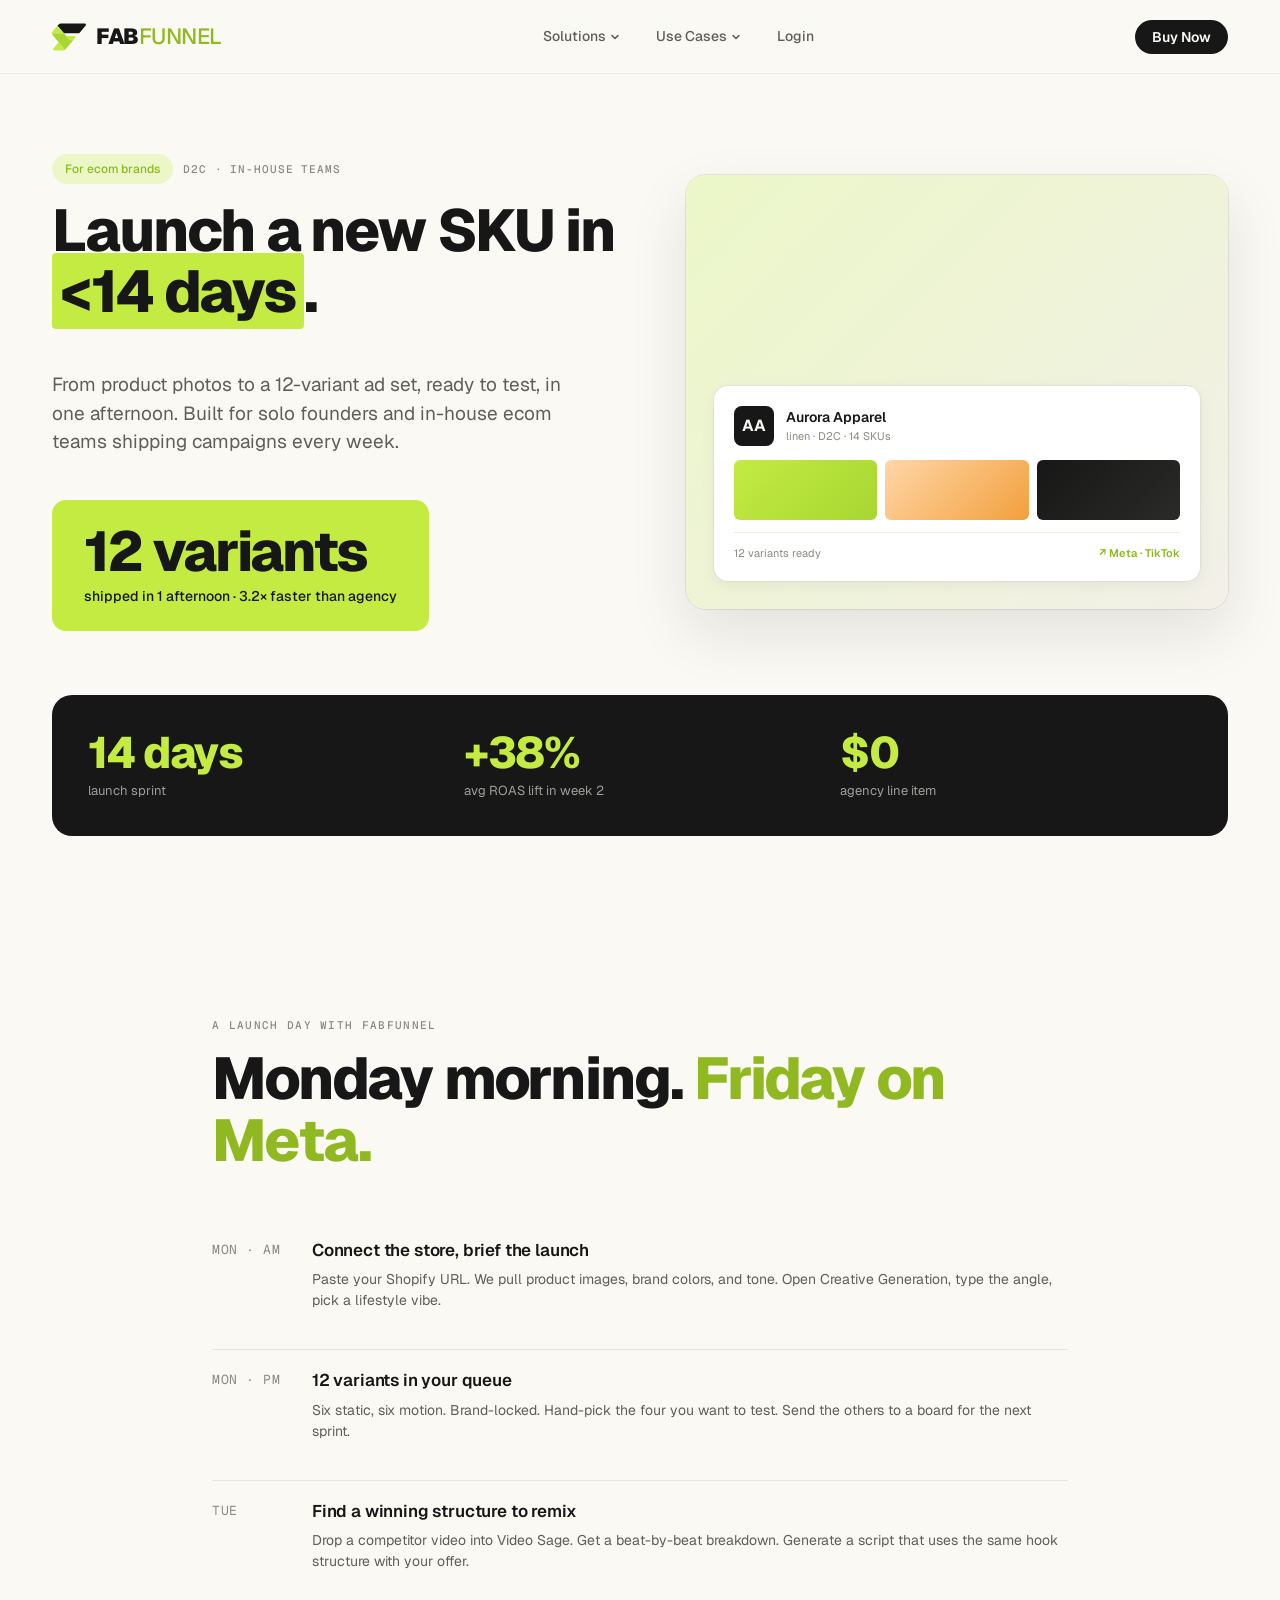
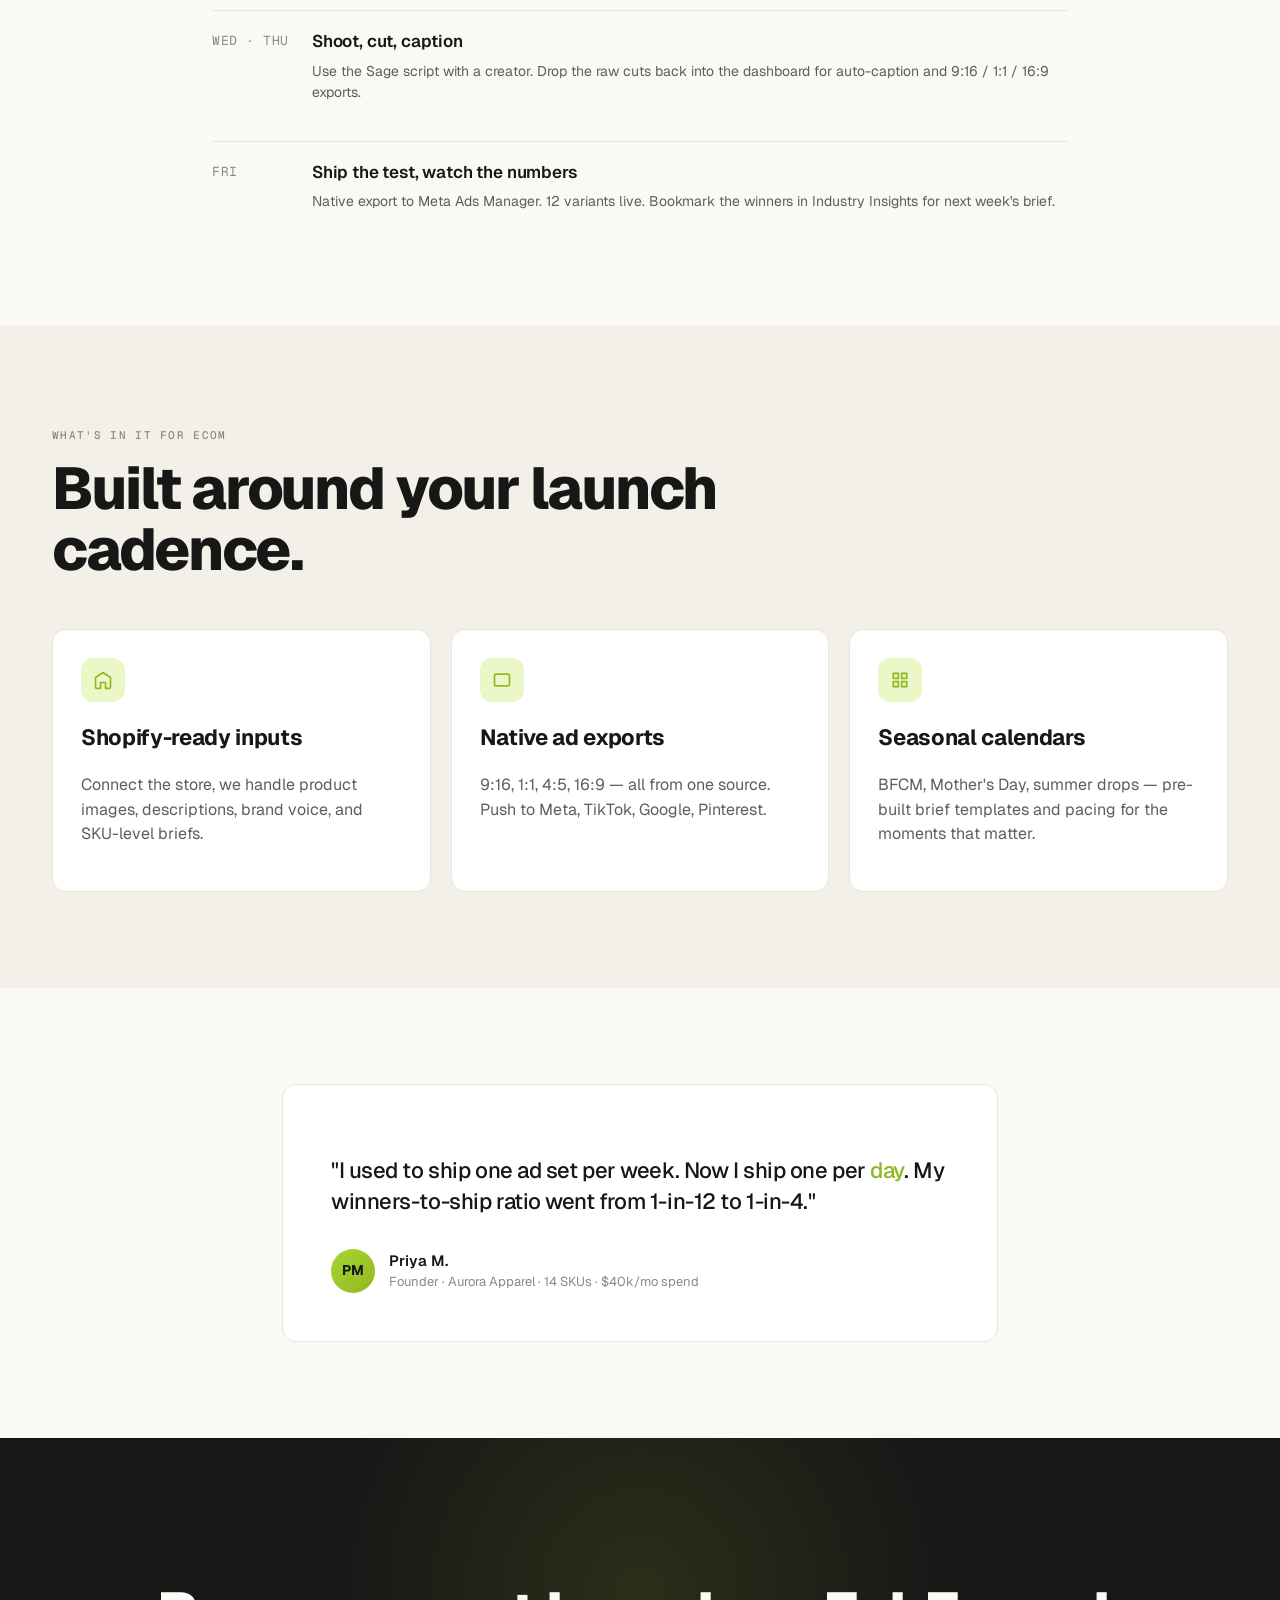
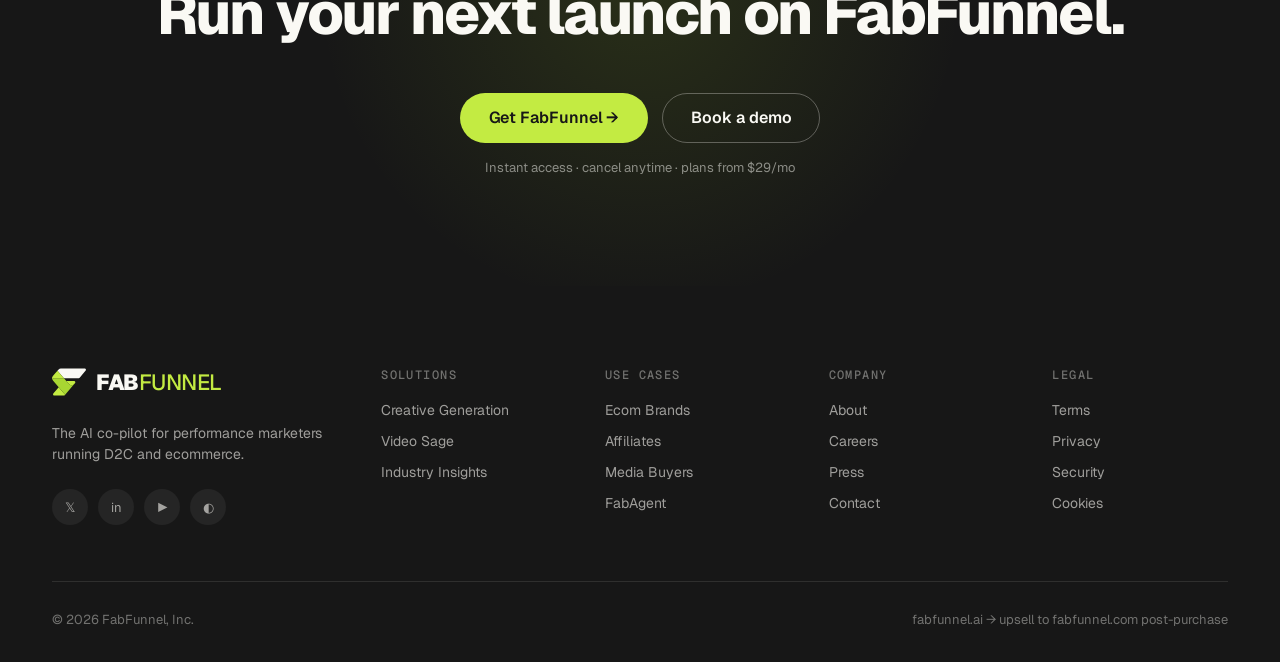
<file: use-cases/ecom-brands.html>
<!DOCTYPE html>
<html lang="en">
<head>
  <meta charset="UTF-8" />
  <meta name="viewport" content="width=device-width, initial-scale=1.0" />
  <title>Ecom Brands · FabFunnel</title>
  <link rel="stylesheet" href="../styles.css" />
  <link rel="stylesheet" href="../subpage.css" />
</head>
<body>
  <div id="nav-slot"></div>

  <section class="sub-hero">
    <div class="ff-container">
      <div class="sub-hero-grid">
        <div>
          <div class="sub-tag-row">
            <span class="ff-pill ff-pill-soft">For ecom brands</span>
            <span class="ff-eyebrow" style="letter-spacing:0.08em;">D2C · in-house teams</span>
          </div>
          <h1 class="ff-h1 ff-mt-4">Launch a new SKU in <span class="ff-mark">&lt;14 days</span>.</h1>
          <p class="ff-body-lg ff-mt-6" style="max-width:520px;">
            From product photos to a 12-variant ad set, ready to test, in one afternoon. Built for solo founders and in-house ecom teams shipping campaigns every week.
          </p>
          <div class="outcome">
            <div class="num">12 variants</div>
            <div class="lbl">shipped in 1 afternoon · 3.2× faster than agency</div>
          </div>
        </div>
        <div class="sub-hero-visual" style="background:linear-gradient(135deg,var(--lime-soft),var(--paper-dim));">
          <div style="padding:28px;height:100%;display:flex;flex-direction:column;justify-content:flex-end;">
            <div style="background:var(--surface);border-radius:var(--r);padding:20px;box-shadow:var(--shadow);">
              <div style="display:flex;align-items:center;gap:12px;margin-bottom:14px;">
                <div style="width:40px;height:40px;border-radius:8px;background:var(--ink);color:var(--paper);display:flex;align-items:center;justify-content:center;font-weight:700;">AA</div>
                <div>
                  <div style="font-size:14px;font-weight:600;">Aurora Apparel</div>
                  <div style="font-size:11px;color:var(--ink-soft);">linen · D2C · 14 SKUs</div>
                </div>
              </div>
              <div style="display:grid;grid-template-columns:repeat(3,1fr);gap:8px;">
                <div style="height:60px;background:linear-gradient(135deg,var(--lime),var(--lime-deep));border-radius:6px;"></div>
                <div style="height:60px;background:linear-gradient(135deg,#FFD6A8,#F2A03D);border-radius:6px;"></div>
                <div style="height:60px;background:linear-gradient(135deg,var(--ink),var(--ink-2));border-radius:6px;"></div>
              </div>
              <div style="margin-top:12px;padding-top:12px;border-top:1px solid var(--line-soft);display:flex;justify-content:space-between;font-size:11px;">
                <span style="color:var(--ink-soft);">12 variants ready</span>
                <span style="color:var(--lime-ink);font-weight:600;">↗ Meta · TikTok</span>
              </div>
            </div>
          </div>
        </div>
      </div>
    </div>
  </section>

  <section style="padding:0 0 80px;">
    <div class="ff-container">
      <div class="stat-strip">
        <div><div class="stat-num">14 days</div><div class="stat-lbl">launch sprint</div></div>
        <div><div class="stat-num">+38%</div><div class="stat-lbl">avg ROAS lift in week 2</div></div>
        <div><div class="stat-num">$0</div><div class="stat-lbl">agency line item</div></div>
      </div>
    </div>
  </section>

  <!-- DAY IN THE LIFE -->
  <section class="ff-section">
    <div class="ff-container" style="max-width:920px;">
      <span class="ff-eyebrow">A launch day with FabFunnel</span>
      <h2 class="ff-h1 ff-mt-3">Monday morning. <span class="ff-lime">Friday on Meta.</span></h2>

      <div class="tline">
        <div class="tline-step" style="border-top:none;">
          <div class="time">MON · AM</div>
          <div class="body">
            <h4>Connect the store, brief the launch</h4>
            <p>Paste your Shopify URL. We pull product images, brand colors, and tone. Open Creative Generation, type the angle, pick a lifestyle vibe.</p>
          </div>
        </div>
        <div class="tline-step">
          <div class="time">MON · PM</div>
          <div class="body">
            <h4>12 variants in your queue</h4>
            <p>Six static, six motion. Brand-locked. Hand-pick the four you want to test. Send the others to a board for the next sprint.</p>
          </div>
        </div>
        <div class="tline-step">
          <div class="time">TUE</div>
          <div class="body">
            <h4>Find a winning structure to remix</h4>
            <p>Drop a competitor video into Video Sage. Get a beat-by-beat breakdown. Generate a script that uses the same hook structure with your offer.</p>
          </div>
        </div>
        <div class="tline-step">
          <div class="time">WED · THU</div>
          <div class="body">
            <h4>Shoot, cut, caption</h4>
            <p>Use the Sage script with a creator. Drop the raw cuts back into the dashboard for auto-caption and 9:16 / 1:1 / 16:9 exports.</p>
          </div>
        </div>
        <div class="tline-step">
          <div class="time">FRI</div>
          <div class="body">
            <h4>Ship the test, watch the numbers</h4>
            <p>Native export to Meta Ads Manager. 12 variants live. Bookmark the winners in Industry Insights for next week's brief.</p>
          </div>
        </div>
      </div>
    </div>
  </section>

  <!-- WHAT'S INCLUDED -->
  <section class="ff-section" style="background:var(--paper-dim);">
    <div class="ff-container">
      <div style="max-width:680px;">
        <span class="ff-eyebrow">What's in it for ecom</span>
        <h2 class="ff-h1 ff-mt-3">Built around your launch cadence.</h2>
      </div>
      <div class="feat-grid ff-mt-12">
        <div class="ff-card feat-card">
          <div class="feat-icon"><svg width="20" height="20" viewBox="0 0 24 24" fill="none"><path d="M3 9l9-6 9 6v11a2 2 0 0 1-2 2h-4v-7H9v7H5a2 2 0 0 1-2-2V9z" stroke="currentColor" stroke-width="2" stroke-linejoin="round"/></svg></div>
          <h3 class="ff-h3">Shopify-ready inputs</h3>
          <p class="ff-body ff-mt-3">Connect the store, we handle product images, descriptions, brand voice, and SKU-level briefs.</p>
        </div>
        <div class="ff-card feat-card">
          <div class="feat-icon"><svg width="20" height="20" viewBox="0 0 24 24" fill="none"><rect x="3" y="5" width="18" height="14" rx="2" stroke="currentColor" stroke-width="2"/></svg></div>
          <h3 class="ff-h3">Native ad exports</h3>
          <p class="ff-body ff-mt-3">9:16, 1:1, 4:5, 16:9 — all from one source. Push to Meta, TikTok, Google, Pinterest.</p>
        </div>
        <div class="ff-card feat-card">
          <div class="feat-icon"><svg width="20" height="20" viewBox="0 0 24 24" fill="none"><path d="M4 4h6v6H4zM14 4h6v6h-6zM4 14h6v6H4zM14 14h6v6h-6z" stroke="currentColor" stroke-width="2"/></svg></div>
          <h3 class="ff-h3">Seasonal calendars</h3>
          <p class="ff-body ff-mt-3">BFCM, Mother's Day, summer drops — pre-built brief templates and pacing for the moments that matter.</p>
        </div>
      </div>
    </div>
  </section>

  <!-- TESTIMONIAL -->
  <section class="ff-section">
    <div class="ff-container" style="max-width:780px;">
      <div class="ff-card" style="padding:48px;">
        <p style="font-size:22px;font-weight:500;letter-spacing:-0.02em;line-height:1.4;">
          "I used to ship one ad set per week. Now I ship one per <em style="color:var(--lime-ink);font-style:normal;">day</em>. My winners-to-ship ratio went from 1-in-12 to 1-in-4."
        </p>
        <div style="display:flex;align-items:center;gap:14px;margin-top:32px;">
          <div style="width:44px;height:44px;border-radius:50%;background:linear-gradient(135deg,var(--lime-deep),var(--lime-ink));display:flex;align-items:center;justify-content:center;font-weight:700;font-size:14px;">PM</div>
          <div>
            <div style="font-size:15px;font-weight:600;">Priya M.</div>
            <div style="font-size:13px;color:var(--ink-soft);">Founder · Aurora Apparel · 14 SKUs · $40k/mo spend</div>
          </div>
        </div>
      </div>
    </div>
  </section>

  <section style="background:var(--ink);color:var(--paper);padding:96px 0;text-align:center;position:relative;overflow:hidden;">
    <div style="position:absolute;width:700px;height:700px;background:radial-gradient(circle,var(--lime-ink) 0%,transparent 65%);opacity:0.15;top:-200px;left:50%;transform:translateX(-50%);"></div>
    <div class="ff-container" style="position:relative;z-index:1;">
      <h2 class="ff-h1" style="color:var(--paper);">Run your next launch on FabFunnel.</h2>
      <div style="margin-top:32px;display:flex;gap:14px;justify-content:center;flex-wrap:wrap;">
        <button class="ff-btn ff-btn-lime ff-btn-lg">Get FabFunnel →</button>
        <button class="ff-btn ff-btn-lg" style="background:transparent;color:var(--paper);border-color:rgba(250,249,244,0.3);">Book a demo</button>
      </div>
      <p class="ff-micro ff-mt-4" style="color:rgba(250,249,244,0.5);">Instant access · cancel anytime · plans from $29/mo</p>
    </div>
  </section>

  <div id="footer-slot"></div>
  <script src="../nav-footer.js"></script>
</body>
</html>
</file>
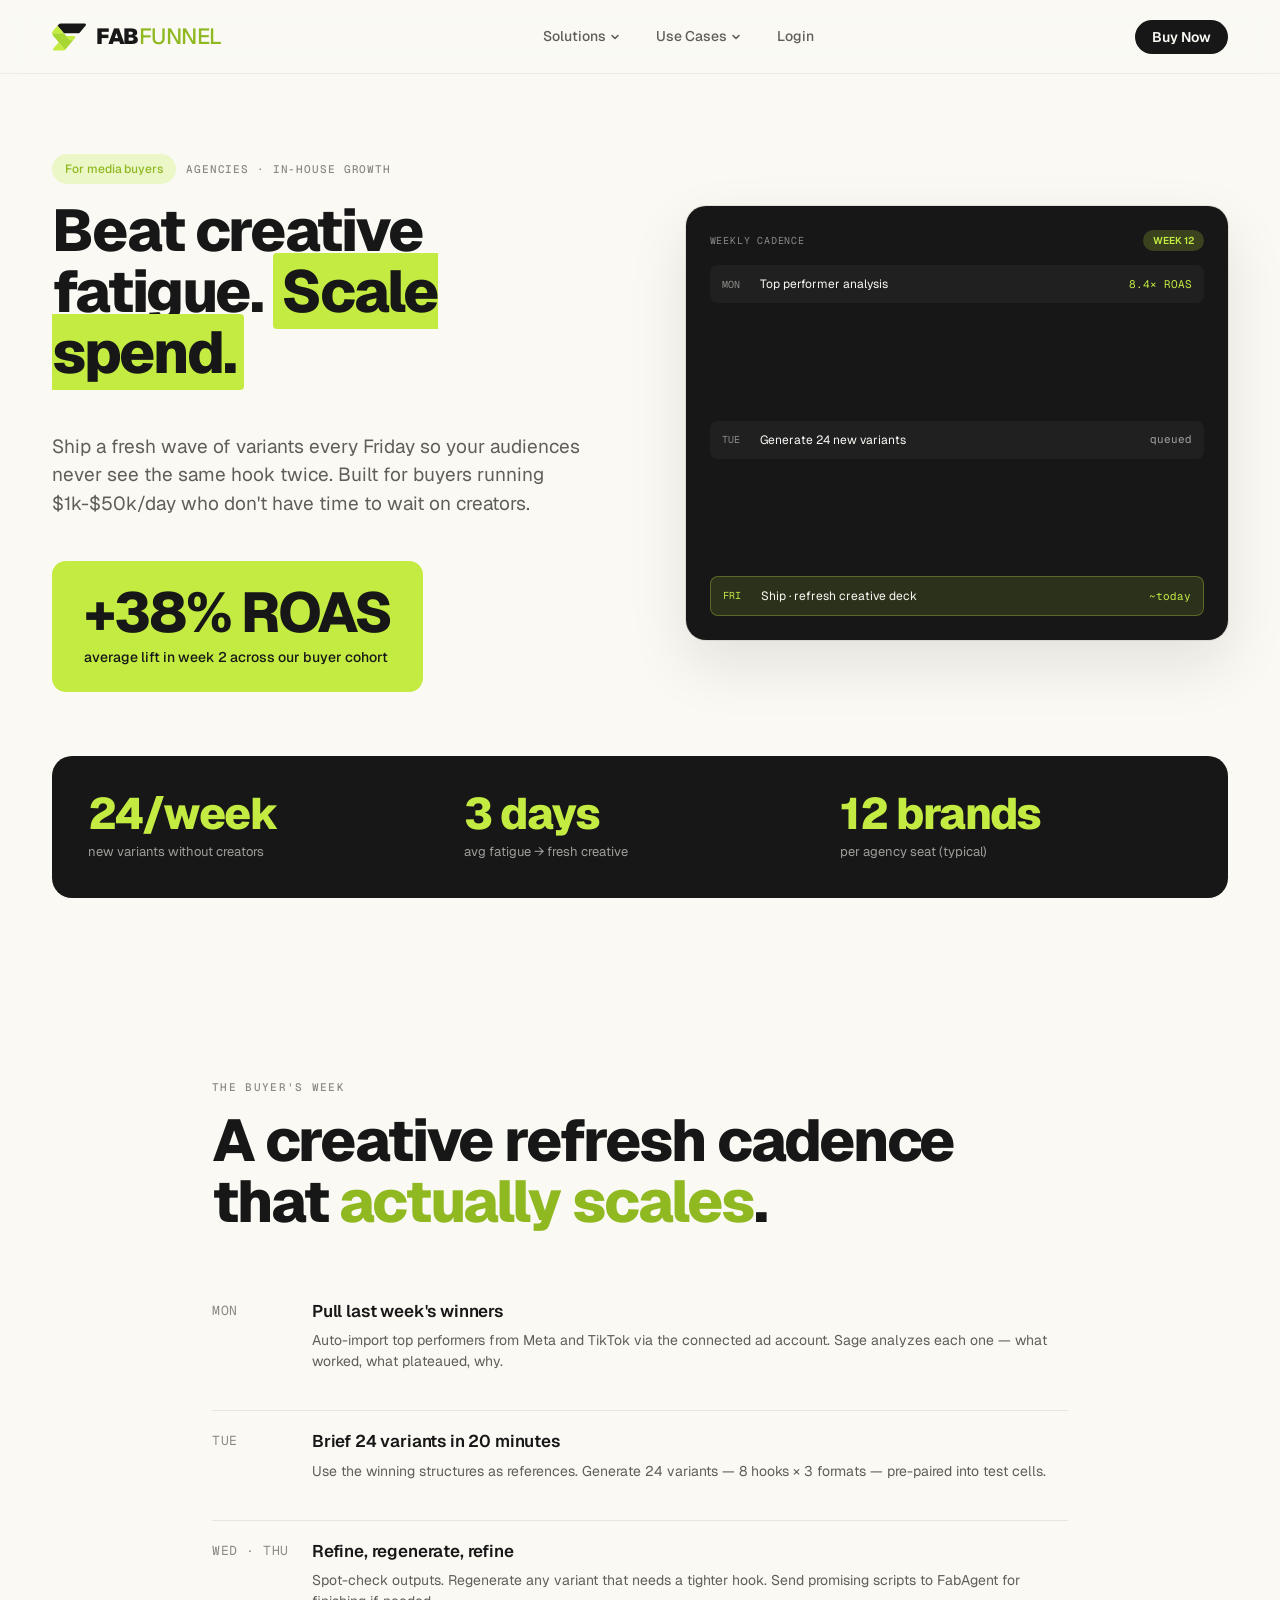
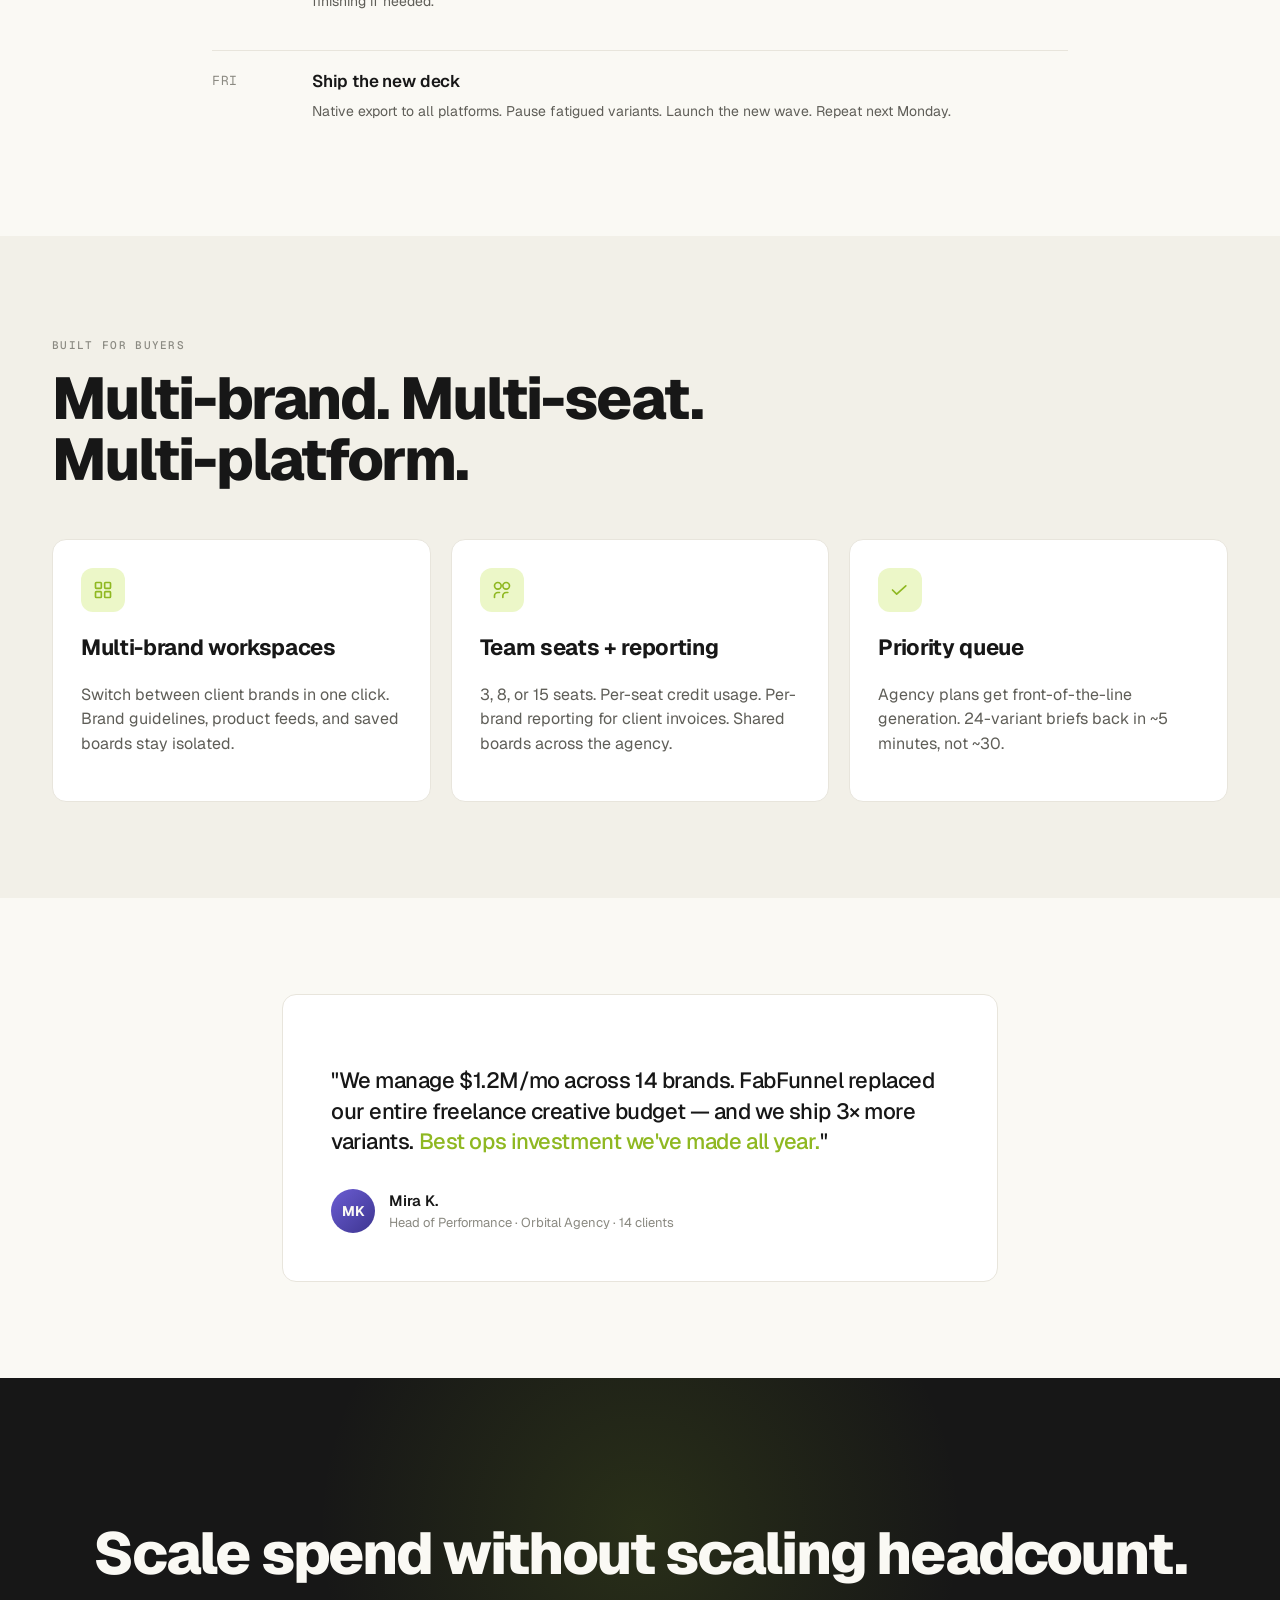
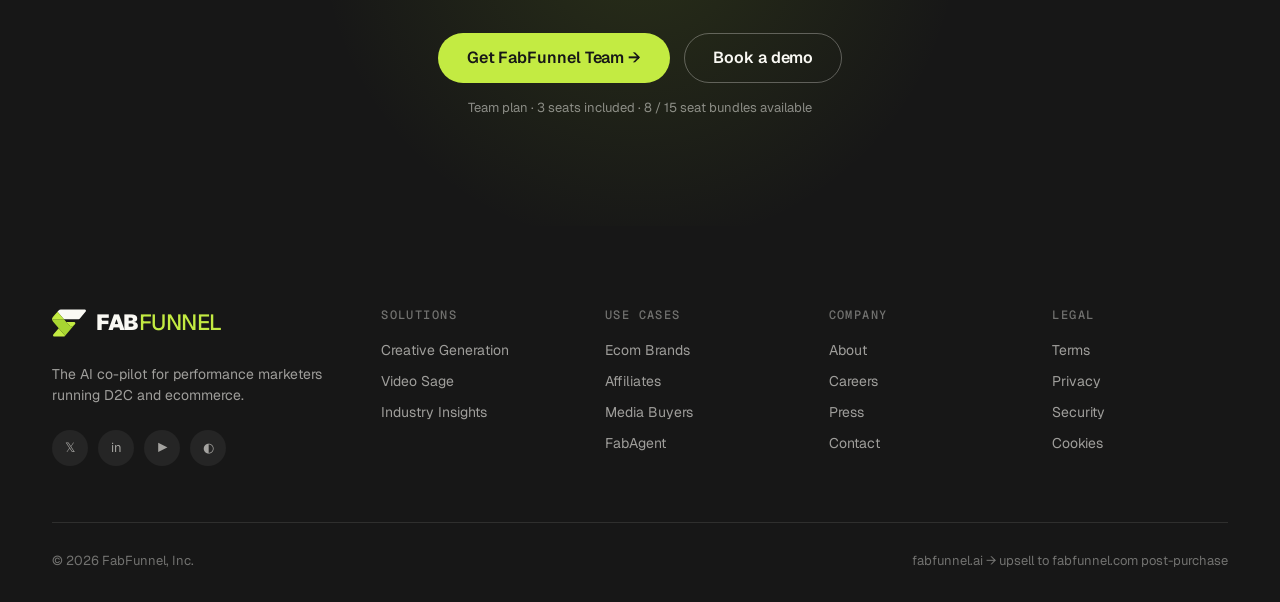
<file: use-cases/media-buyers.html>
<!DOCTYPE html>
<html lang="en">
<head>
  <meta charset="UTF-8" />
  <meta name="viewport" content="width=device-width, initial-scale=1.0" />
  <title>Media Buyers · FabFunnel</title>
  <link rel="stylesheet" href="../styles.css" />
  <link rel="stylesheet" href="../subpage.css" />
</head>
<body>
  <div id="nav-slot"></div>

  <section class="sub-hero">
    <div class="ff-container">
      <div class="sub-hero-grid">
        <div>
          <div class="sub-tag-row">
            <span class="ff-pill ff-pill-soft">For media buyers</span>
            <span class="ff-eyebrow" style="letter-spacing:0.08em;">Agencies · in-house growth</span>
          </div>
          <h1 class="ff-h1 ff-mt-4">Beat creative fatigue. <span class="ff-mark">Scale spend.</span></h1>
          <p class="ff-body-lg ff-mt-6" style="max-width:540px;">
            Ship a fresh wave of variants every Friday so your audiences never see the same hook twice. Built for buyers running $1k-$50k/day who don't have time to wait on creators.
          </p>
          <div class="outcome">
            <div class="num">+38% ROAS</div>
            <div class="lbl">average lift in week 2 across our buyer cohort</div>
          </div>
        </div>
        <div class="sub-hero-visual" style="background:var(--ink);">
          <div style="padding:24px;height:100%;display:flex;flex-direction:column;color:var(--paper);">
            <div style="display:flex;align-items:center;justify-content:space-between;margin-bottom:14px;">
              <div style="font-family:var(--mono);font-size:10px;letter-spacing:0.08em;color:rgba(250,249,244,0.5);text-transform:uppercase;">Weekly cadence</div>
              <span style="padding:3px 10px;background:rgba(195,235,66,0.2);color:var(--lime);border-radius:99px;font-size:10px;font-weight:600;">WEEK 12</span>
            </div>
            <div style="flex:1;display:flex;flex-direction:column;justify-content:space-between;gap:8px;">
              <div style="display:flex;align-items:center;gap:8px;padding:10px 12px;background:rgba(250,249,244,0.04);border-radius:8px;font-size:12px;">
                <span style="width:30px;font-family:var(--mono);color:rgba(250,249,244,0.5);font-size:10px;">MON</span>
                <span style="flex:1;">Top performer analysis</span>
                <span style="font-family:var(--mono);font-size:11px;color:var(--lime);">8.4× ROAS</span>
              </div>
              <div style="display:flex;align-items:center;gap:8px;padding:10px 12px;background:rgba(250,249,244,0.04);border-radius:8px;font-size:12px;">
                <span style="width:30px;font-family:var(--mono);color:rgba(250,249,244,0.5);font-size:10px;">TUE</span>
                <span style="flex:1;">Generate 24 new variants</span>
                <span style="font-family:var(--mono);font-size:11px;color:rgba(250,249,244,0.6);">queued</span>
              </div>
              <div style="display:flex;align-items:center;gap:8px;padding:10px 12px;background:rgba(195,235,66,0.12);border:1px solid rgba(195,235,66,0.3);border-radius:8px;font-size:12px;">
                <span style="width:30px;font-family:var(--mono);color:var(--lime);font-size:10px;">FRI</span>
                <span style="flex:1;color:var(--paper);">Ship · refresh creative deck</span>
                <span style="font-family:var(--mono);font-size:11px;color:var(--lime);">~today</span>
              </div>
            </div>
          </div>
        </div>
      </div>
    </div>
  </section>

  <section style="padding:0 0 80px;">
    <div class="ff-container">
      <div class="stat-strip">
        <div><div class="stat-num">24/week</div><div class="stat-lbl">new variants without creators</div></div>
        <div><div class="stat-num">3 days</div><div class="stat-lbl">avg fatigue → fresh creative</div></div>
        <div><div class="stat-num">12 brands</div><div class="stat-lbl">per agency seat (typical)</div></div>
      </div>
    </div>
  </section>

  <!-- THE BUYER'S WEEK -->
  <section class="ff-section">
    <div class="ff-container" style="max-width:920px;">
      <span class="ff-eyebrow">The buyer's week</span>
      <h2 class="ff-h1 ff-mt-3">A creative refresh cadence that <span class="ff-lime">actually scales</span>.</h2>

      <div class="tline">
        <div class="tline-step" style="border-top:none;">
          <div class="time">MON</div>
          <div class="body">
            <h4>Pull last week's winners</h4>
            <p>Auto-import top performers from Meta and TikTok via the connected ad account. Sage analyzes each one — what worked, what plateaued, why.</p>
          </div>
        </div>
        <div class="tline-step">
          <div class="time">TUE</div>
          <div class="body">
            <h4>Brief 24 variants in 20 minutes</h4>
            <p>Use the winning structures as references. Generate 24 variants — 8 hooks × 3 formats — pre-paired into test cells.</p>
          </div>
        </div>
        <div class="tline-step">
          <div class="time">WED · THU</div>
          <div class="body">
            <h4>Refine, regenerate, refine</h4>
            <p>Spot-check outputs. Regenerate any variant that needs a tighter hook. Send promising scripts to FabAgent for finishing if needed.</p>
          </div>
        </div>
        <div class="tline-step">
          <div class="time">FRI</div>
          <div class="body">
            <h4>Ship the new deck</h4>
            <p>Native export to all platforms. Pause fatigued variants. Launch the new wave. Repeat next Monday.</p>
          </div>
        </div>
      </div>
    </div>
  </section>

  <!-- AGENCY FEATURES -->
  <section class="ff-section" style="background:var(--paper-dim);">
    <div class="ff-container">
      <div style="max-width:680px;">
        <span class="ff-eyebrow">Built for buyers</span>
        <h2 class="ff-h1 ff-mt-3">Multi-brand. Multi-seat. Multi-platform.</h2>
      </div>
      <div class="feat-grid ff-mt-12">
        <div class="ff-card feat-card">
          <div class="feat-icon"><svg width="20" height="20" viewBox="0 0 24 24" fill="none"><rect x="3" y="3" width="7" height="7" rx="1" stroke="currentColor" stroke-width="2"/><rect x="14" y="3" width="7" height="7" rx="1" stroke="currentColor" stroke-width="2"/><rect x="3" y="14" width="7" height="7" rx="1" stroke="currentColor" stroke-width="2"/><rect x="14" y="14" width="7" height="7" rx="1" stroke="currentColor" stroke-width="2"/></svg></div>
          <h3 class="ff-h3">Multi-brand workspaces</h3>
          <p class="ff-body ff-mt-3">Switch between client brands in one click. Brand guidelines, product feeds, and saved boards stay isolated.</p>
        </div>
        <div class="ff-card feat-card">
          <div class="feat-icon"><svg width="20" height="20" viewBox="0 0 24 24" fill="none"><path d="M17 11a4 4 0 100-8 4 4 0 000 8zM7 11a4 4 0 100-8 4 4 0 000 8zM3 21v-2a4 4 0 014-4h2M13 21v-2a4 4 0 014-4h2" stroke="currentColor" stroke-width="2" stroke-linecap="round" stroke-linejoin="round"/></svg></div>
          <h3 class="ff-h3">Team seats + reporting</h3>
          <p class="ff-body ff-mt-3">3, 8, or 15 seats. Per-seat credit usage. Per-brand reporting for client invoices. Shared boards across the agency.</p>
        </div>
        <div class="ff-card feat-card">
          <div class="feat-icon"><svg width="20" height="20" viewBox="0 0 24 24" fill="none"><path d="M3 12l5 5L19 7" stroke="currentColor" stroke-width="2" stroke-linecap="round" stroke-linejoin="round"/></svg></div>
          <h3 class="ff-h3">Priority queue</h3>
          <p class="ff-body ff-mt-3">Agency plans get front-of-the-line generation. 24-variant briefs back in ~5 minutes, not ~30.</p>
        </div>
      </div>
    </div>
  </section>

  <!-- TESTIMONIAL -->
  <section class="ff-section">
    <div class="ff-container" style="max-width:780px;">
      <div class="ff-card" style="padding:48px;">
        <p style="font-size:22px;font-weight:500;letter-spacing:-0.02em;line-height:1.4;">
          "We manage $1.2M/mo across 14 brands. FabFunnel replaced our entire freelance creative budget — and we ship 3× more variants. <em style="color:var(--lime-ink);font-style:normal;">Best ops investment we've made all year.</em>"
        </p>
        <div style="display:flex;align-items:center;gap:14px;margin-top:32px;">
          <div style="width:44px;height:44px;border-radius:50%;background:linear-gradient(135deg,#6B5DD3,#3D3590);color:var(--paper);display:flex;align-items:center;justify-content:center;font-weight:700;font-size:14px;">MK</div>
          <div>
            <div style="font-size:15px;font-weight:600;">Mira K.</div>
            <div style="font-size:13px;color:var(--ink-soft);">Head of Performance · Orbital Agency · 14 clients</div>
          </div>
        </div>
      </div>
    </div>
  </section>

  <section style="background:var(--ink);color:var(--paper);padding:96px 0;text-align:center;position:relative;overflow:hidden;">
    <div style="position:absolute;width:700px;height:700px;background:radial-gradient(circle,var(--lime-ink) 0%,transparent 65%);opacity:0.15;top:-200px;left:50%;transform:translateX(-50%);"></div>
    <div class="ff-container" style="position:relative;z-index:1;">
      <h2 class="ff-h1" style="color:var(--paper);">Scale spend without scaling headcount.</h2>
      <div style="margin-top:32px;display:flex;gap:14px;justify-content:center;flex-wrap:wrap;">
        <button class="ff-btn ff-btn-lime ff-btn-lg">Get FabFunnel Team →</button>
        <button class="ff-btn ff-btn-lg" style="background:transparent;color:var(--paper);border-color:rgba(250,249,244,0.3);">Book a demo</button>
      </div>
      <p class="ff-micro ff-mt-4" style="color:rgba(250,249,244,0.5);">Team plan · 3 seats included · 8 / 15 seat bundles available</p>
    </div>
  </section>

  <div id="footer-slot"></div>
  <script src="../nav-footer.js"></script>
</body>
</html>
</file>
<file: styles.css>
/* ───────────────────────────────────────────────
   FabFunnel — branded design system
   Production-fidelity tokens & components.
   Replaces the sketchy wireframe styles.
   ─────────────────────────────────────────────── */

@import url('https://fonts.googleapis.com/css2?family=Geist:wght@300;400;500;600;700;800;900&family=Geist+Mono:wght@400;500&display=swap');

:root {
  /* ── Palette ─────────────────────────────────── */
  --paper:        #FAF9F4;   /* warm background */
  --paper-dim:    #F2F0E8;   /* secondary surface */
  --surface:      #FFFFFF;   /* card surface */
  --surface-2:    #F7F5EE;   /* tinted card */

  --ink:          #171717;   /* primary text + buttons */
  --ink-2:        #2A2A28;
  --ink-mute:     #5F5E58;
  --ink-soft:     #8B8A82;
  --ink-faint:    #B5B3A8;

  --line:         #E8E5DC;   /* card borders */
  --line-soft:    #EFECE2;

  --lime:         #C3EB42;   /* bright brand */
  --lime-deep:    #A8D632;   /* darker mid */
  --lime-ink:     #8FB821;   /* "FUNNEL" wordmark green */
  --lime-soft:    #ECF7C8;   /* lime tint background */

  --accent-warn:  #F2A03D;
  --accent-err:   #E14C3A;

  /* ── Type ────────────────────────────────────── */
  --font: 'Geist', -apple-system, BlinkMacSystemFont, 'Segoe UI', Roboto, sans-serif;
  --mono: 'Geist Mono', ui-monospace, monospace;

  /* ── Radii / Shadows ─────────────────────────── */
  --r-xs: 6px;
  --r-sm: 10px;
  --r:    14px;
  --r-lg: 20px;
  --r-xl: 28px;

  --shadow-sm: 0 1px 2px rgba(23,23,23,0.04), 0 0 0 1px rgba(23,23,23,0.04);
  --shadow:    0 4px 16px rgba(23,23,23,0.06), 0 0 0 1px var(--line);
  --shadow-lg: 0 24px 60px rgba(23,23,23,0.10), 0 0 0 1px var(--line);
}

/* ── Reset ─────────────────────────────────────── */
*, *::before, *::after { box-sizing: border-box; }
html, body { margin: 0; padding: 0; }
body {
  background: var(--paper);
  color: var(--ink);
  font-family: var(--font);
  font-size: 16px;
  line-height: 1.5;
  -webkit-font-smoothing: antialiased;
  text-rendering: optimizeLegibility;
}
button { font-family: inherit; cursor: pointer; }
a { color: inherit; text-decoration: none; }
img { max-width: 100%; display: block; }

/* ── Type helpers ──────────────────────────────── */
.ff-display {
  font-size: clamp(56px, 7vw, 96px);
  line-height: 0.96;
  font-weight: 900;
  letter-spacing: -0.045em;
}
.ff-h1 {
  font-size: clamp(40px, 4.6vw, 64px);
  line-height: 1.04;
  font-weight: 800;
  letter-spacing: -0.035em;
}
.ff-h2 {
  font-size: clamp(28px, 3vw, 42px);
  line-height: 1.08;
  font-weight: 700;
  letter-spacing: -0.025em;
}
.ff-h3 {
  font-size: 22px;
  line-height: 1.2;
  font-weight: 700;
  letter-spacing: -0.015em;
}
.ff-h4 {
  font-size: 17px;
  line-height: 1.25;
  font-weight: 700;
  letter-spacing: -0.005em;
}
.ff-body {
  font-size: 16px;
  line-height: 1.55;
  color: var(--ink-mute);
  font-weight: 400;
}
.ff-body-lg {
  font-size: 19px;
  line-height: 1.5;
  color: var(--ink-mute);
  font-weight: 400;
}
.ff-micro {
  font-size: 13px;
  line-height: 1.4;
  color: var(--ink-soft);
  font-weight: 400;
}
.ff-eyebrow {
  font-family: var(--mono);
  font-size: 11px;
  font-weight: 500;
  letter-spacing: 0.12em;
  text-transform: uppercase;
  color: var(--ink-soft);
}

.ff-ink     { color: var(--ink); }
.ff-mute    { color: var(--ink-mute); }
.ff-lime    { color: var(--lime-ink); }
.ff-soft    { color: var(--ink-soft); }
.ff-paper   { color: var(--paper); }

/* ── Wordmark ──────────────────────────────────── */
.ff-wordmark {
  display: inline-flex;
  align-items: center;
  gap: 10px;
  font-weight: 900;
  font-size: 22px;
  letter-spacing: -0.02em;
  color: var(--ink);
}
.ff-wordmark .funnel {
  color: var(--lime-ink);
  font-weight: 500;
}
.ff-wordmark svg { flex-shrink: 0; }

/* ── Buttons ───────────────────────────────────── */
.ff-btn {
  display: inline-flex;
  align-items: center;
  justify-content: center;
  gap: 8px;
  padding: 12px 22px;
  border-radius: 999px;
  font-family: inherit;
  font-size: 15px;
  font-weight: 600;
  line-height: 1;
  letter-spacing: -0.005em;
  border: 1px solid transparent;
  background: var(--ink);
  color: var(--paper);
  cursor: pointer;
  transition: transform 120ms ease, box-shadow 120ms ease, background 120ms ease;
  white-space: nowrap;
  text-decoration: none;
}
.ff-btn:hover { transform: translateY(-1px); box-shadow: 0 6px 20px rgba(23,23,23,0.18); }
.ff-btn:active { transform: translateY(0); box-shadow: none; }

.ff-btn-lime {
  background: var(--lime);
  color: var(--ink);
}
.ff-btn-lime:hover { box-shadow: 0 6px 24px rgba(195,235,66,0.45); }

.ff-btn-outline {
  background: transparent;
  color: var(--ink);
  border-color: var(--ink);
}
.ff-btn-outline:hover { background: var(--ink); color: var(--paper); }

.ff-btn-ghost {
  background: transparent;
  color: var(--ink);
}
.ff-btn-ghost:hover { background: var(--ink); color: var(--paper); }

.ff-btn-sm  { padding: 9px 16px; font-size: 14px; }
.ff-btn-lg  { padding: 16px 28px; font-size: 16px; }

/* ── Pills / Badges ────────────────────────────── */
.ff-pill {
  display: inline-flex;
  align-items: center;
  gap: 6px;
  padding: 5px 12px;
  border-radius: 999px;
  font-size: 12px;
  font-weight: 500;
  letter-spacing: -0.005em;
  background: var(--surface);
  color: var(--ink);
  border: 1px solid var(--line);
}
.ff-pill-lime  { background: var(--lime); border-color: transparent; color: var(--ink); }
.ff-pill-soft  { background: var(--lime-soft); border-color: transparent; color: var(--lime-ink); }
.ff-pill-ink   { background: var(--ink); color: var(--paper); border-color: transparent; }
.ff-pill-dot::before {
  content: '';
  width: 6px; height: 6px;
  border-radius: 50%;
  background: var(--lime-ink);
}

/* ── Cards & surfaces ──────────────────────────── */
.ff-card {
  background: var(--surface);
  border: 1px solid var(--line);
  border-radius: var(--r);
  padding: 28px;
}
.ff-card-tint { background: var(--surface-2); }
.ff-card-ink  { background: var(--ink); color: var(--paper); border-color: transparent; }
.ff-card-ink .ff-body { color: rgba(250,249,244,0.7); }
.ff-card-ink .ff-eyebrow { color: rgba(250,249,244,0.5); }

/* ── Inputs ────────────────────────────────────── */
.ff-field {
  width: 100%;
  padding: 13px 16px;
  font-family: inherit;
  font-size: 15px;
  background: var(--surface);
  border: 1px solid var(--line);
  border-radius: var(--r-sm);
  color: var(--ink);
  outline: none;
  transition: border-color 120ms ease, box-shadow 120ms ease;
}
.ff-field::placeholder { color: var(--ink-soft); }
.ff-field:focus { border-color: var(--ink); box-shadow: 0 0 0 4px rgba(195,235,66,0.25); }

/* ── Sections ──────────────────────────────────── */
.ff-section {
  padding: 96px 0;
}
.ff-section-tight { padding: 60px 0; }
.ff-container {
  max-width: 1240px;
  margin: 0 auto;
  padding: 0 32px;
}

/* ── Nav ──────────────────────────────────────── */
.ff-nav {
  position: sticky;
  top: 0;
  z-index: 50;
  background: rgba(250,249,244,0.85);
  backdrop-filter: saturate(140%) blur(14px);
  border-bottom: 1px solid var(--line-soft);
}
.ff-nav-inner {
  max-width: 1240px;
  margin: 0 auto;
  padding: 18px 32px;
  display: flex;
  align-items: center;
  justify-content: space-between;
  gap: 24px;
}
.ff-nav-links {
  display: flex;
  align-items: center;
  gap: 36px;
}
.ff-nav-links a {
  font-size: 14px;
  font-weight: 500;
  color: var(--ink-mute);
  transition: color 120ms ease;
}
.ff-nav-links a:hover { color: var(--ink); }
.ff-nav-actions {
  display: flex;
  align-items: center;
  gap: 12px;
}

/* ── Highlight underline (hand-drawn vibe via SVG) ── */
.ff-mark {
  position: relative;
  background: var(--lime);
  padding: 0 8px;
  border-radius: 4px;
}

/* ── Stat block ────────────────────────────────── */
.ff-stat {
  font-size: 56px;
  font-weight: 800;
  letter-spacing: -0.03em;
  line-height: 1;
}

/* ── Logo cloud (social proof) ─────────────────── */
.ff-cloud {
  display: grid;
  grid-template-columns: repeat(6, 1fr);
  gap: 28px;
  align-items: center;
  opacity: 0.7;
}
.ff-cloud-logo {
  height: 34px;
  border: 1px dashed var(--line);
  border-radius: 6px;
  display: flex;
  align-items: center;
  justify-content: center;
  font-family: var(--mono);
  font-size: 11px;
  color: var(--ink-soft);
}

/* ── Footer ────────────────────────────────────── */
.ff-footer {
  background: var(--ink);
  color: var(--paper);
  padding: 80px 0 32px;
}
.ff-footer a { color: rgba(250,249,244,0.6); }
.ff-footer a:hover { color: var(--paper); }

/* ── Utilities ─────────────────────────────────── */
.ff-row { display: flex; align-items: center; }
.ff-grid { display: grid; }
.ff-gap-2 { gap: 8px; }
.ff-gap-3 { gap: 12px; }
.ff-gap-4 { gap: 16px; }
.ff-gap-6 { gap: 24px; }
.ff-gap-8 { gap: 32px; }
.ff-gap-12 { gap: 48px; }

.ff-mt-2  { margin-top: 8px; }
.ff-mt-3  { margin-top: 12px; }
.ff-mt-4  { margin-top: 16px; }
.ff-mt-6  { margin-top: 24px; }
.ff-mt-8  { margin-top: 32px; }
.ff-mt-12 { margin-top: 48px; }
.ff-mt-16 { margin-top: 64px; }

/* ── Footer layout ────────────────────────────── */
.footer-grid {
  display: grid;
  grid-template-columns: 1.6fr repeat(4, 1fr);
  gap: 48px;
  margin-bottom: 56px;
}
.footer-grid h6 {
  margin: 0 0 16px;
  font-family: var(--mono);
  font-size: 12px;
  letter-spacing: 0.12em;
  text-transform: uppercase;
  color: rgba(250,249,244,0.4);
  font-weight: 500;
}
.footer-grid ul { list-style: none; padding: 0; margin: 0; display: flex; flex-direction: column; gap: 10px; }
.footer-grid li { font-size: 14px; }
.footer-bottom {
  padding-top: 28px;
  border-top: 1px solid rgba(250,249,244,0.1);
  display: flex; justify-content: space-between; align-items: center;
  font-size: 13px;
  color: rgba(250,249,244,0.4);
}
.footer-socials { display: flex; gap: 10px; }
.footer-social {
  width: 36px; height: 36px;
  border-radius: 50%;
  background: rgba(250,249,244,0.06);
  display: flex; align-items: center; justify-content: center;
  font-size: 13px;
  color: rgba(250,249,244,0.7);
  transition: all 120ms ease;
}
.footer-social:hover { background: var(--lime); color: var(--ink); }

/* ── Mega menu ────────────────────────────────── */
.ff-nav-item { position: relative; }
.ff-nav-item > .ff-nav-trigger {
  display: inline-flex; align-items: center; gap: 4px;
  font-size: 14px; font-weight: 500;
  color: var(--ink-mute);
  cursor: pointer;
  transition: color 120ms ease;
  padding: 8px 0;
  white-space: nowrap;
}
.ff-nav-item:hover > .ff-nav-trigger,
.ff-nav-item > .ff-nav-trigger.open { color: var(--ink); }
.ff-nav-item > .ff-nav-trigger svg { transition: transform 150ms ease; }
.ff-nav-item:hover > .ff-nav-trigger svg { transform: rotate(180deg); }
.ff-mega {
  position: absolute;
  top: calc(100% + 14px);
  left: 50%;
  transform: translateX(-50%) translateY(8px);
  width: 680px;
  max-width: calc(100vw - 64px);
  background: var(--surface);
  border: 1px solid var(--line);
  border-radius: var(--r-lg);
  padding: 18px;
  box-shadow: var(--shadow-lg);
  opacity: 0;
  visibility: hidden;
  pointer-events: none;
  transition: opacity 160ms ease, transform 160ms ease;
}
.ff-mega::before {
  content: '';
  position: absolute;
  top: -14px; left: 0; right: 0; height: 14px;
}
.ff-nav-item:hover .ff-mega,
.ff-nav-item:focus-within .ff-mega {
  opacity: 1;
  visibility: visible;
  pointer-events: auto;
  transform: translateX(-50%) translateY(0);
}
.ff-mega-grid {
  display: grid;
  grid-template-columns: repeat(3, minmax(0, 1fr));
  gap: 8px;
}
.ff-mega-item {
  display: block;
  padding: 14px 16px;
  border-radius: var(--r-sm);
  transition: background 120ms ease;
  text-decoration: none;
  color: var(--ink);
  min-width: 0;
}
.ff-mega-item:hover { background: var(--paper-dim); }
.ff-mega-icon {
  width: 36px; height: 36px;
  border-radius: 10px;
  background: var(--lime-soft);
  color: var(--lime-ink);
  display: flex; align-items: center; justify-content: center;
  margin-bottom: 10px;
}
.ff-mega-item h5 {
  margin: 0;
  font-size: 15px;
  font-weight: 600;
  letter-spacing: -0.01em;
}
.ff-mega-item p {
  margin: 4px 0 0;
  font-size: 12px;
  color: var(--ink-soft);
  line-height: 1.4;
}
.ff-mega-cta-row {
  display: grid;
  grid-template-columns: 1fr 1.4fr;
  gap: 10px;
  margin-top: 14px;
  padding-top: 14px;
  border-top: 1px solid var(--line);
}
.ff-mega-cta {
  position: relative;
  padding: 16px 18px;
  border-radius: var(--r);
  text-decoration: none;
  display: flex;
  align-items: center;
  justify-content: space-between;
  gap: 12px;
  overflow: hidden;
  transition: transform 120ms ease;
}
.ff-mega-cta:hover { transform: translateY(-1px); }
.ff-mega-cta-soft { background: var(--paper-dim); color: var(--ink); }
.ff-mega-cta-soft h6 { margin: 0; font-size: 14px; font-weight: 700; letter-spacing: -0.01em; line-height: 1.25; }
.ff-mega-cta-soft .arr { width: 26px; height: 26px; border-radius: 50%; background: var(--surface); display: flex; align-items: center; justify-content: center; flex-shrink: 0; color: var(--ink); }
.ff-mega-cta-ink { background: var(--ink); color: var(--paper); }
.ff-mega-cta-ink::before {
  content: '';
  position: absolute;
  inset: 0;
  background: radial-gradient(circle at 80% 50%, rgba(195,235,66,0.18), transparent 60%);
  pointer-events: none;
}
.ff-mega-cta-ink h6 { margin: 0; font-size: 15px; font-weight: 700; letter-spacing: -0.01em; line-height: 1.25; position: relative; z-index: 1; }
.ff-mega-cta-ink .ff-mega-cta-sub { font-size: 11px; color: rgba(250,249,244,0.55); margin-top: 3px; position: relative; z-index: 1; }
.ff-mega-cta-ink .pill-btn {
  display: inline-flex; align-items: center; gap: 6px;
  padding: 7px 14px;
  background: var(--lime);
  color: var(--ink);
  border-radius: 999px;
  font-size: 12px;
  font-weight: 600;
  flex-shrink: 0;
  position: relative; z-index: 1;
  white-space: nowrap;
}
.ff-mega.ff-mega-sm {
  width: 540px;
}

/* ── Responsive ───────────────────────────────── */
@media (max-width: 1024px) {
  .ff-mega { width: 540px; }
  .ff-mega-cta-row { grid-template-columns: 1fr; }
}

@media (max-width: 900px) {
  .footer-grid {
    grid-template-columns: 1fr;
  }
  .ff-nav-links { display: none; }
}
</file>
<file: subpage.css>
/* Shared subpage helpers — sit on top of brand/styles.css */

/* generic subpage hero */
.sub-hero {
  padding: 80px 0 64px;
  background: var(--paper);
  position: relative;
}
.sub-hero-grid {
  display: grid;
  grid-template-columns: 1.05fr 1fr;
  gap: 64px;
  align-items: center;
}
.sub-hero-visual {
  aspect-ratio: 5/4;
  border-radius: var(--r-lg);
  background: var(--surface);
  box-shadow: var(--shadow-lg);
  overflow: hidden;
  position: relative;
}
.sub-tag-row {
  display: flex;
  gap: 10px;
  align-items: center;
  flex-wrap: wrap;
}

/* feature grid */
.feat-grid {
  display: grid;
  grid-template-columns: repeat(3, 1fr);
  gap: 20px;
}
.feat-card { padding: 28px; }
.feat-icon {
  width: 44px; height: 44px;
  background: var(--lime-soft);
  color: var(--lime-ink);
  border-radius: 12px;
  display: flex; align-items: center; justify-content: center;
  margin-bottom: 18px;
}

/* split deep block */
.split {
  display: grid;
  grid-template-columns: 1fr 1.1fr;
  gap: 64px;
  align-items: center;
  padding: 60px 0;
}
.split.flip { direction: rtl; }
.split.flip > * { direction: ltr; }
.split-visual {
  aspect-ratio: 4/3;
  border-radius: var(--r-lg);
  background: var(--surface);
  box-shadow: var(--shadow);
  overflow: hidden;
  position: relative;
}

/* check bullets */
.bullets { list-style: none; padding: 0; margin: 24px 0 0; display: flex; flex-direction: column; gap: 12px; }
.bullets li {
  display: flex; align-items: flex-start; gap: 12px;
  font-size: 15px;
  color: var(--ink-mute);
}
.bullets li::before {
  content: '';
  flex-shrink: 0;
  width: 20px; height: 20px;
  border-radius: 50%;
  margin-top: 2px;
  background: var(--lime) url("data:image/svg+xml;utf8,<svg xmlns='http://www.w3.org/2000/svg' viewBox='0 0 12 12' fill='none'><path d='M3 6.5L5 8.5L9 4.5' stroke='%23171717' stroke-width='1.6' stroke-linecap='round' stroke-linejoin='round'/></svg>") center/12px no-repeat;
}

/* stat strip */
.stat-strip {
  display: grid;
  grid-template-columns: repeat(3, 1fr);
  gap: 24px;
  padding: 36px;
  background: var(--ink);
  color: var(--paper);
  border-radius: var(--r-lg);
}
.stat-strip .stat-num {
  font-size: 44px;
  font-weight: 800;
  letter-spacing: -0.03em;
  line-height: 1;
  color: var(--lime);
}
.stat-strip .stat-lbl {
  font-size: 13px;
  color: rgba(250,249,244,0.6);
  margin-top: 6px;
}

/* cross-sell */
.cross-grid {
  display: grid;
  grid-template-columns: repeat(2, 1fr);
  gap: 16px;
}
.cross-card {
  padding: 24px;
  display: flex;
  gap: 16px;
  align-items: flex-start;
  text-decoration: none;
  color: var(--ink);
  transition: transform 120ms ease, box-shadow 120ms ease;
}
.cross-card:hover {
  transform: translateY(-2px);
  box-shadow: var(--shadow-lg);
}
.cross-card .cross-icon {
  width: 40px; height: 40px;
  flex-shrink: 0;
  background: var(--lime-soft);
  color: var(--lime-ink);
  border-radius: 10px;
  display: flex; align-items: center; justify-content: center;
}

/* outcome / metric card (use cases) */
.outcome {
  display: inline-block;
  padding: 24px 32px;
  background: var(--lime);
  color: var(--ink);
  border-radius: var(--r);
  margin-top: 24px;
}
.outcome .num { font-size: 56px; font-weight: 800; letter-spacing: -0.035em; line-height: 1; }
.outcome .lbl { font-size: 14px; margin-top: 6px; font-weight: 500; }

/* persona "day in life" timeline */
.tline { display: flex; flex-direction: column; gap: 20px; margin-top: 32px; }
.tline-step {
  display: grid;
  grid-template-columns: 80px 1fr;
  gap: 20px;
  padding: 18px 0;
  border-top: 1px solid var(--line);
}
.tline-step .time {
  font-family: var(--mono);
  font-size: 13px;
  color: var(--ink-soft);
  letter-spacing: 0.04em;
  padding-top: 2px;
}
.tline-step .body h4 { margin: 0 0 6px; font-size: 17px; font-weight: 600; letter-spacing: -0.01em; }
.tline-step .body p  { margin: 0; font-size: 14px; color: var(--ink-mute); line-height: 1.5; }

/* shared footer/nav already in brand/styles.css */
@media (max-width: 900px) {
  .sub-hero-grid, .split, .feat-grid, .stat-strip, .cross-grid { grid-template-columns: 1fr; }
}
</file>
